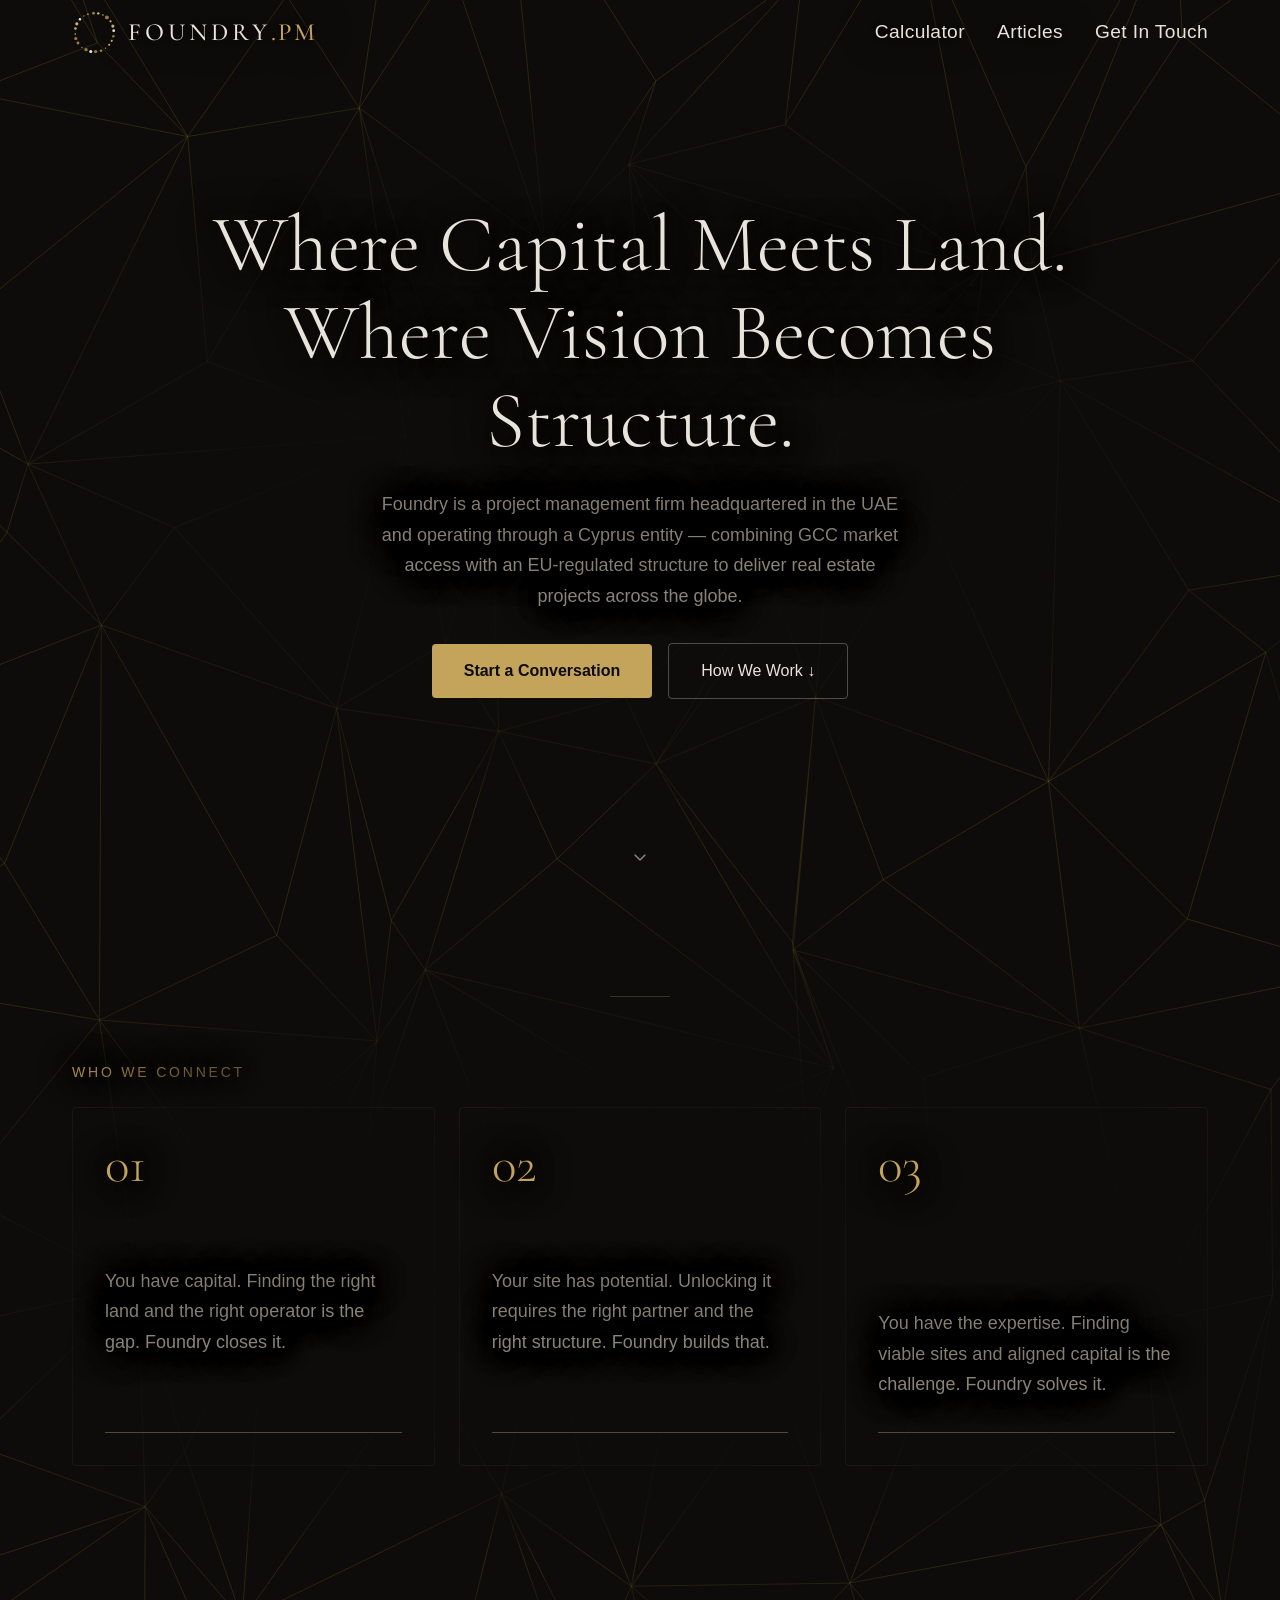
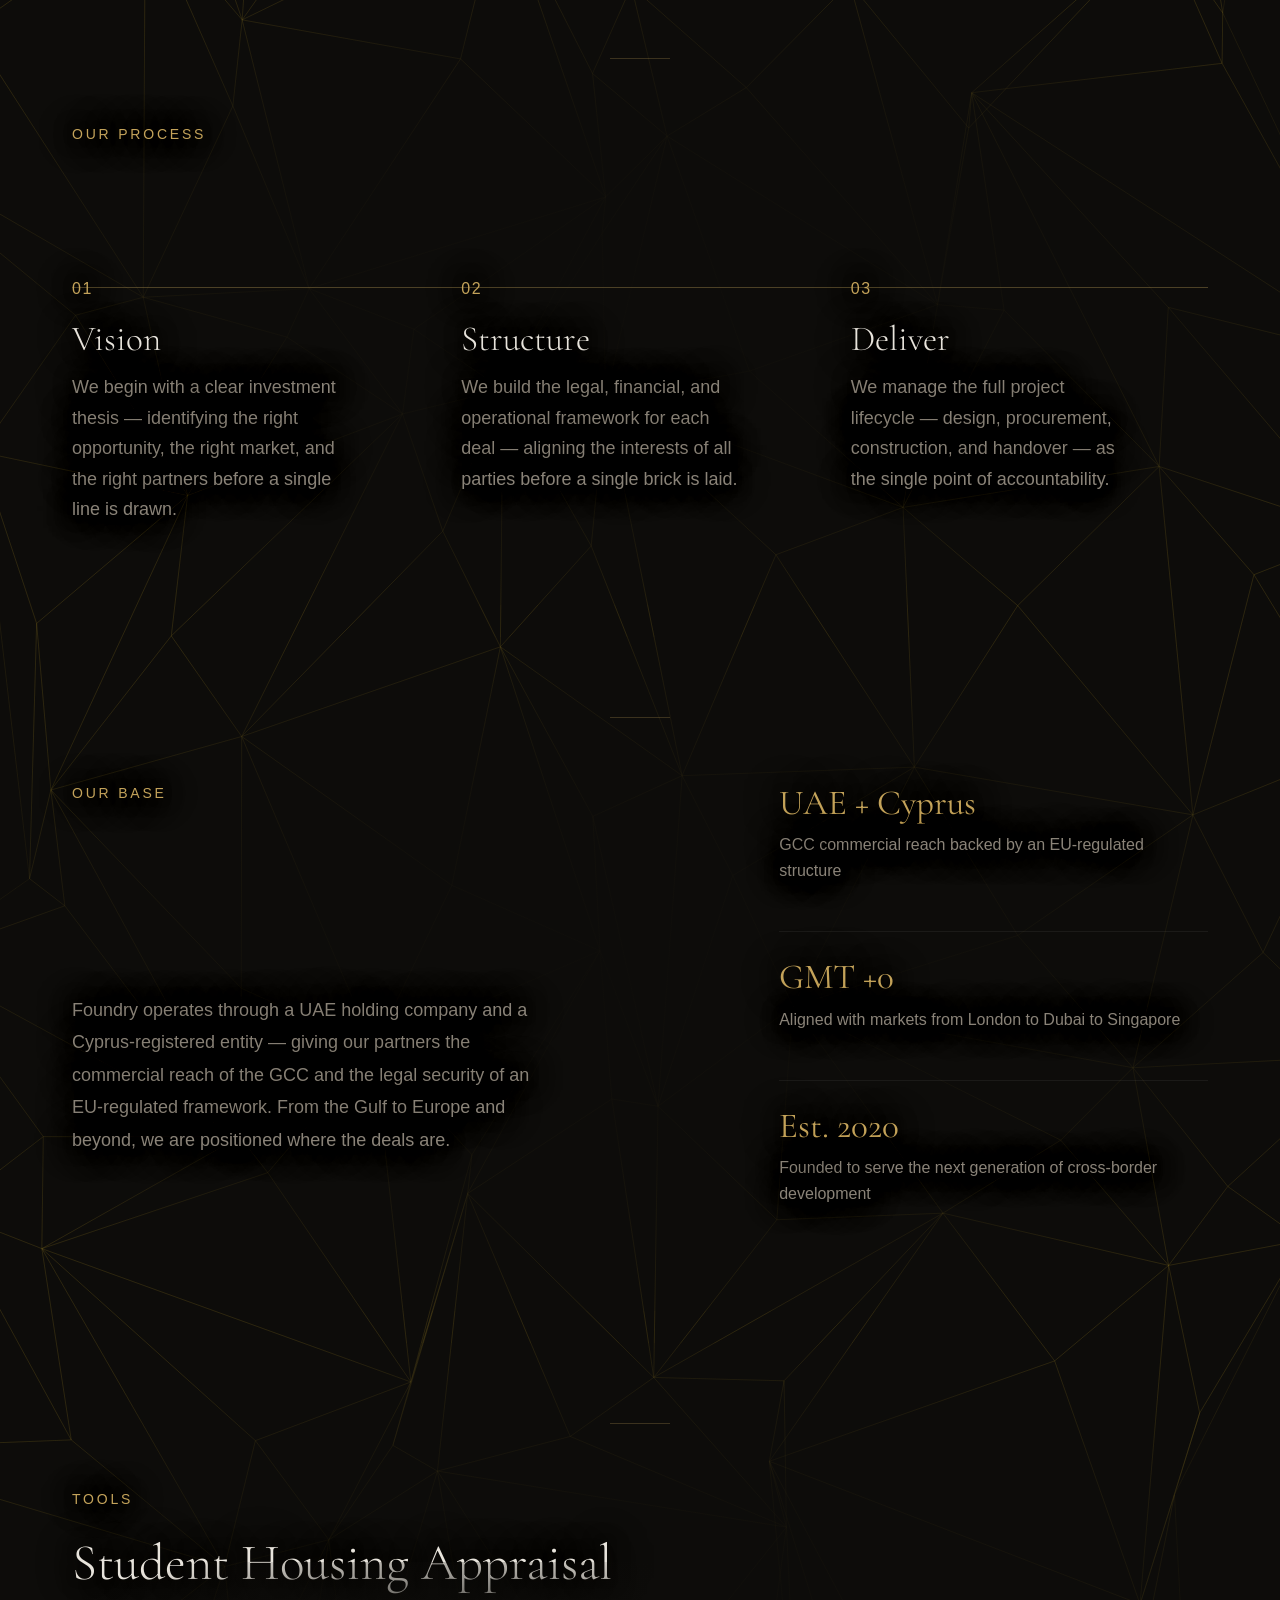
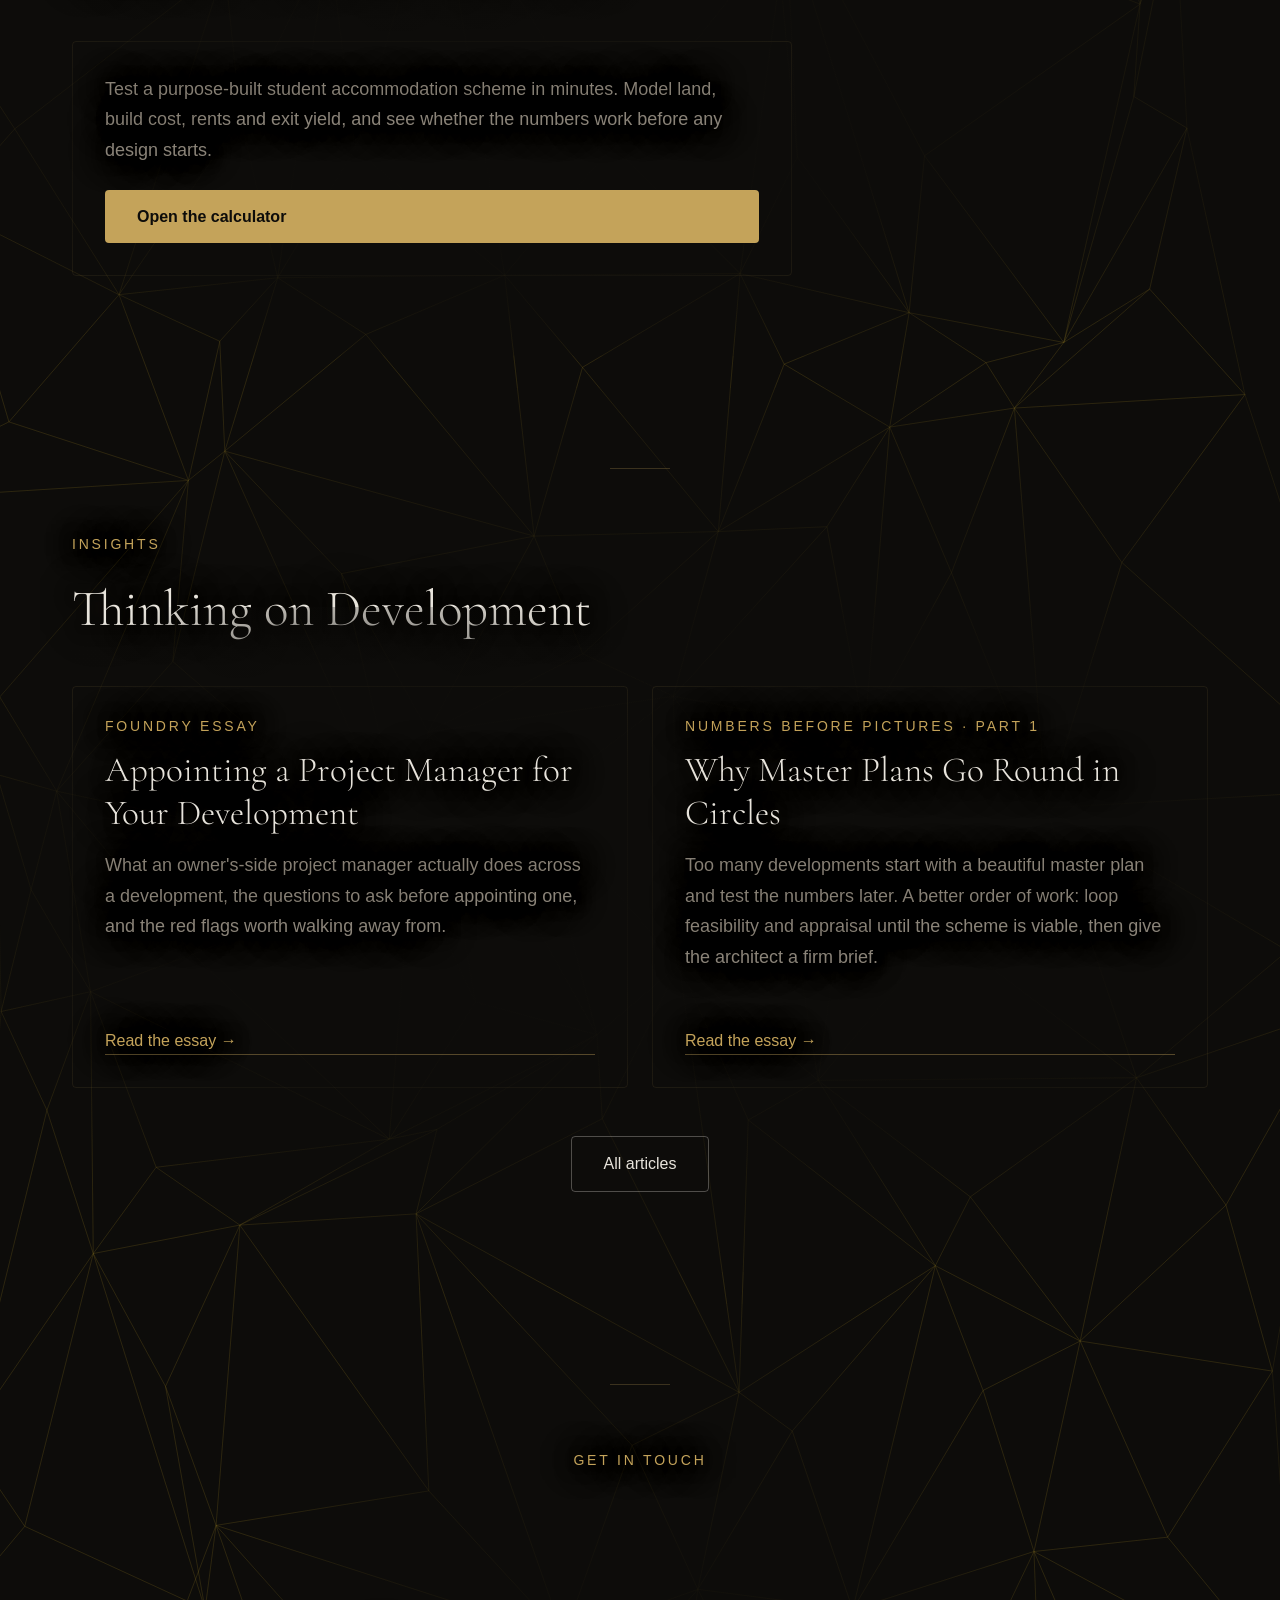
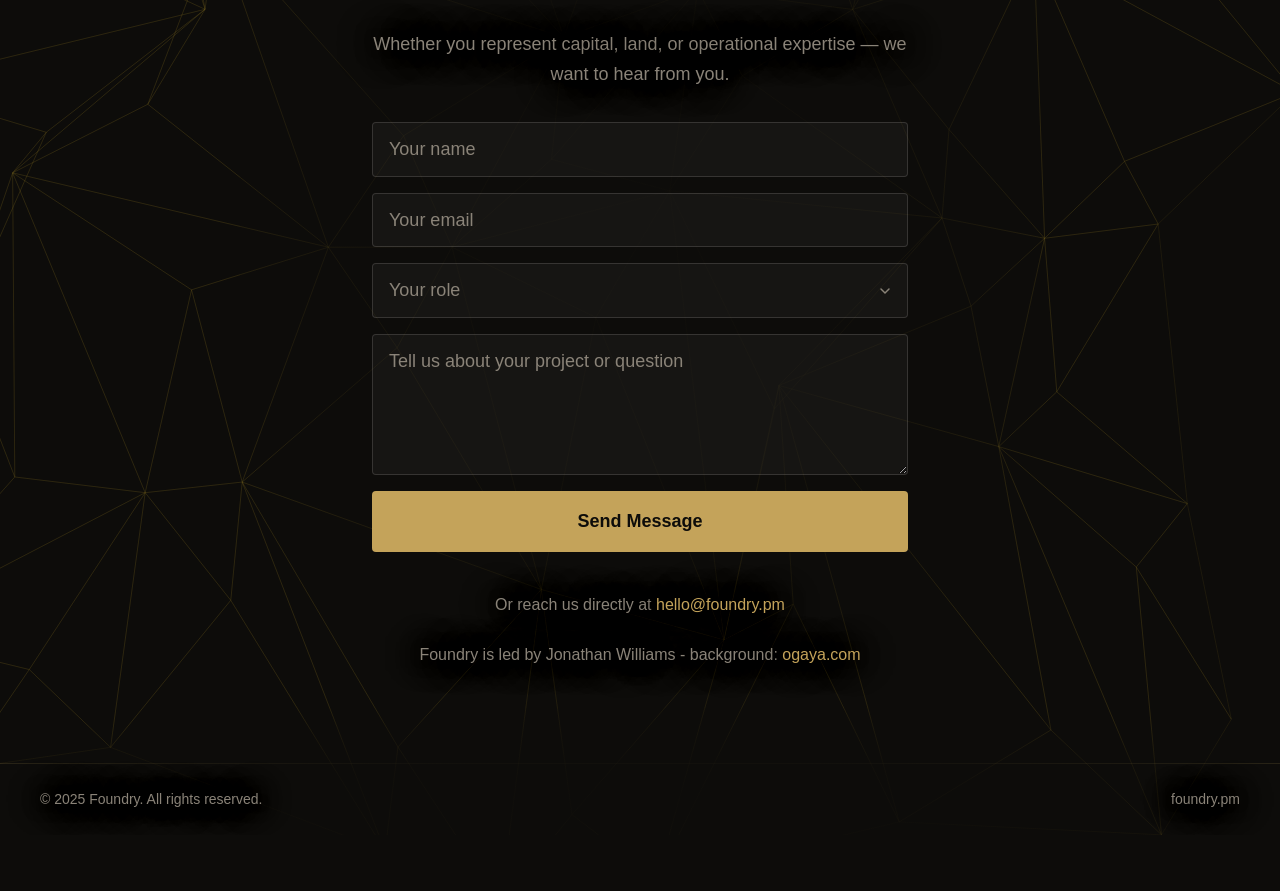
<file: index.html>
<!DOCTYPE html>
<html lang="en"><head>
<meta charset="utf-8"/>
<meta content="width=device-width, initial-scale=1.0, maximum-scale=1" name="viewport"/>
<title>Foundry — Project Management</title>
<meta content="Foundry connects investors, landowners, and developers to originate and deliver real estate projects worldwide. Working across the UAE and Cyprus." name="description"/>
<meta content="Foundry — Project Management" property="og:title"/>
<meta content="Foundry connects investors, landowners, and developers to originate and deliver real estate projects worldwide. Working across the UAE and Cyprus." property="og:description"/>
<meta content="website" property="og:type"/>
<meta content="https://foundry.pm" property="og:url"/>
<link href="data:image/svg+xml,%3Csvg xmlns='http://www.w3.org/2000/svg' viewBox='0 0 32 32'%3E%3Crect width='32' height='32' rx='4' fill='%230D0C0A'/%3E%3Ctext x='7' y='23' font-family='Georgia,serif' font-size='20' font-weight='700' fill='%23C4A35A'%3EF%3C/text%3E%3C/svg%3E" rel="icon" type="image/svg+xml"/>
<link href="https://fonts.googleapis.com" rel="preconnect"/>
<link crossorigin="" href="https://fonts.gstatic.com" rel="preconnect"/>
<link href="https://fonts.googleapis.com/css2?family=Cormorant+Garamond:ital,wght@0,300;0,400;0,500;1,300;1,400&amp;display=swap" rel="stylesheet"/>
<link href="https://api.fontshare.com/v2/css?f[]=satoshi@300,400,500,700&amp;display=swap" rel="stylesheet"/>
<script crossorigin="" src="./assets/index-mdH8-GJa.js" type="module"></script>
<link crossorigin="" href="./assets/index-D7hxxsSs.css" rel="stylesheet"/>
<link href="./articles/site-extras.css" rel="stylesheet"/>
</head>
<body>
<canvas aria-hidden="true" height="5461" id="page-bg" style="width: 1333px; height: 5461px;" width="1333"></canvas>
<div id="root"><nav class="foundry-nav" style="background: rgba(13, 12, 10, 0.92); backdrop-filter: blur(12px);"><div class="nav-container"><span class="nav-wordmark">FOUNDRY</span><button class="nav-cta">Get In Touch</button></div></nav><section class="hero-section"><div class="hero-content content-halo"><h1 class="hero-headline">Where Capital Meets Land.<br/>Where Vision Becomes Structure.</h1><p class="hero-sub">Foundry is a project management firm headquartered in the UAE and operating through a Cyprus entity — combining GCC market access with an EU-regulated structure to deliver real estate projects across the globe.</p><div class="hero-ctas"><button class="btn-primary">Start a Conversation</button><button class="btn-secondary">How We Work ↓</button></div></div><div aria-hidden="true" class="scroll-indicator"><svg fill="none" height="20" viewbox="0 0 20 20" width="20"><path d="M5 7L10 12L15 7" stroke="currentColor" stroke-linecap="round" stroke-linejoin="round" stroke-width="1.5"></path></svg></div></section><section class="section"><div class="section-container content-halo"><span aria-hidden="true" class="section-divider"></span><p class="section-label">WHO WE CONNECT</p><div class="cards-grid"><div class="party-card content-halo"><span class="card-num">01</span><h3 class="card-title"><span class="word-outer"><span class="word-inner" style="transition-delay: 0s; transform: translateY(110%); opacity: 0;">Investors</span></span></h3><p class="card-body">You have capital. Finding the right land and the right operator is the gap. Foundry closes it.</p><div aria-hidden="true" class="card-line"></div></div><div class="party-card content-halo"><span class="card-num">02</span><h3 class="card-title"><span class="word-outer"><span class="word-inner" style="transition-delay: 0s; transform: translateY(110%); opacity: 0;">Landowners</span></span></h3><p class="card-body">Your site has potential. Unlocking it requires the right partner and the right structure. Foundry builds that.</p><div aria-hidden="true" class="card-line"></div></div><div class="party-card content-halo"><span class="card-num">03</span><h3 class="card-title"><span class="word-outer"><span class="word-inner" style="transition-delay: 0s; transform: translateY(110%); opacity: 0;">Developers</span></span> <span class="word-outer"><span class="word-inner" style="transition-delay: 0.08s; transform: translateY(110%); opacity: 0;">&amp;</span></span> <span class="word-outer"><span class="word-inner" style="transition-delay: 0.16s; transform: translateY(110%); opacity: 0;">Operators</span></span></h3><p class="card-body">You have the expertise. Finding viable sites and aligned capital is the challenge. Foundry solves it.</p><div aria-hidden="true" class="card-line"></div></div></div></div></section><section class="section section-dark" id="how-we-work"><div class="section-container content-halo"><span aria-hidden="true" class="section-divider"></span><p class="section-label">OUR PROCESS</p><h2 class="section-headline"><span class="word-outer"><span class="word-inner" style="transition-delay: 0s; transform: translateY(110%); opacity: 0;">From</span></span> <span class="word-outer"><span class="word-inner" style="transition-delay: 0.08s; transform: translateY(110%); opacity: 0;">Vision</span></span> <span class="word-outer"><span class="word-inner" style="transition-delay: 0.16s; transform: translateY(110%); opacity: 0;">to</span></span> <span class="word-outer"><span class="word-inner" style="transition-delay: 0.24s; transform: translateY(110%); opacity: 0;">Delivery</span></span></h2><div class="process-wrapper"><div class="process-steps"><div class="process-step"><span class="step-num">01</span><h3 class="step-title">Vision</h3><p class="step-desc">We begin with a clear investment thesis — identifying the right opportunity, the right market, and the right partners before a single line is drawn.</p></div><div class="process-step"><div aria-hidden="true" class="process-connector-mobile"></div><span class="step-num">02</span><h3 class="step-title">Structure</h3><p class="step-desc">We build the legal, financial, and operational framework for each deal — aligning the interests of all parties before a single brick is laid.</p></div><div class="process-step"><div aria-hidden="true" class="process-connector-mobile"></div><span class="step-num">03</span><h3 class="step-title">Deliver</h3><p class="step-desc">We manage the full project lifecycle — design, procurement, construction, and handover — as the single point of accountability.</p></div></div></div></div></section><section class="section"><div class="section-container content-halo"><span aria-hidden="true" class="section-divider"></span><div class="cyprus-grid"><div class="cyprus-left"><p class="section-label">OUR BASE</p><h2 class="section-headline"><span class="word-outer"><span class="word-inner" style="transition-delay: 0s; transform: translateY(110%); opacity: 0;">Two</span></span> <span class="word-outer"><span class="word-inner" style="transition-delay: 0.08s; transform: translateY(110%); opacity: 0;">Jurisdictions.</span></span> <span class="word-outer"><span class="word-inner" style="transition-delay: 0.16s; transform: translateY(110%); opacity: 0;">One</span></span> <span class="word-outer"><span class="word-inner" style="transition-delay: 0.24s; transform: translateY(110%); opacity: 0;">Strategic</span></span> <span class="word-outer"><span class="word-inner" style="transition-delay: 0.32s; transform: translateY(110%); opacity: 0;">Advantage.</span></span></h2><p class="cyprus-body">Foundry operates through a UAE holding company and a Cyprus-registered entity — giving our partners the commercial reach of the GCC and the legal security of an EU-regulated framework. From the Gulf to Europe and beyond, we are positioned where the deals are.</p></div><div class="cyprus-right"><div class="fact-block"><p class="fact-label">UAE + Cyprus</p><p class="fact-desc">GCC commercial reach backed by an EU-regulated structure</p></div><div class="fact-block"><div class="fact-divider"></div><p class="fact-label"><span class="count-up" data-prefix="GMT +" data-start="0" data-suffix="" data-target="2">GMT +0</span></p><p class="fact-desc">Aligned with markets from London to Dubai to Singapore</p></div><div class="fact-block"><div class="fact-divider"></div><p class="fact-label"><span class="count-up" data-prefix="Est. " data-start="2020" data-suffix="" data-target="2025">Est. 2020</span></p><p class="fact-desc">Founded to serve the next generation of cross-border development</p></div></div></div></div></section><section class="section section-contact" id="contact"><div class="contact-container content-halo"><span aria-hidden="true" class="section-divider"></span><p class="section-label" style="text-align: center;">GET IN TOUCH</p><h2 class="contact-headline"><span class="word-outer"><span class="word-inner" style="transition-delay: 0s; transform: translateY(110%); opacity: 0;">Let's</span></span> <span class="word-outer"><span class="word-inner" style="transition-delay: 0.08s; transform: translateY(110%); opacity: 0;">Build</span></span> <span class="word-outer"><span class="word-inner" style="transition-delay: 0.16s; transform: translateY(110%); opacity: 0;">Something</span></span> <span class="word-outer"><span class="word-inner" style="transition-delay: 0.24s; transform: translateY(110%); opacity: 0;">Together</span></span></h2><p class="contact-sub">Whether you represent capital, land, or operational expertise — we want to hear from you.</p><form class="contact-form" novalidate=""><input class="form-input" placeholder="Your name" type="text"/><input class="form-input" placeholder="Your email" type="email"/><div class="bb-custom-select-container bb-customSelect"><span aria-activedescendant="bb-customSelect-5i0ru-selectedOption" aria-autocomplete="list" aria-expanded="false" aria-owns="bb-customSelect-5i0ru-panel" class="bb-custom-select-opener" role="combobox" tabindex="0"><span>Your role</span></span><select class="form-input form-select" tabindex="-1"><option value="">Your role</option><option value="investor">Investor</option><option value="landowner">Landowner</option><option value="developer">Developer / Operator</option><option value="other">Other</option></select><div class="bb-custom-select-panel" id="bb-customSelect-5i0ru-panel" role="listbox"><div class="bb-custom-select-option bb-is-selected bb-has-focus" data-value="" id="bb-customSelect-5i0ru-selectedOption" role="option">Your role</div><div class="bb-custom-select-option" data-value="investor" role="option">Investor</div><div class="bb-custom-select-option" data-value="landowner" role="option">Landowner</div><div class="bb-custom-select-option" data-value="developer" role="option">Developer / Operator</div><div class="bb-custom-select-option" data-value="other" role="option">Other</div></div></div><textarea class="form-input form-textarea" placeholder="Tell us about your project or question" rows="4"></textarea><button class="form-submit" type="submit">Send Message</button></form><p class="contact-direct">Or reach us directly at <a class="contact-email" href="mailto:hello@foundry.pm">hello@foundry.pm</a></p></div></section><footer class="foundry-footer"><div class="footer-inner content-halo"><span class="footer-copy">© 2025 Foundry. All rights reserved.</span><span class="footer-domain">foundry.pm</span></div></footer></div>
<script defer="" src="./articles/home.js"></script>
</body></html>
</file>
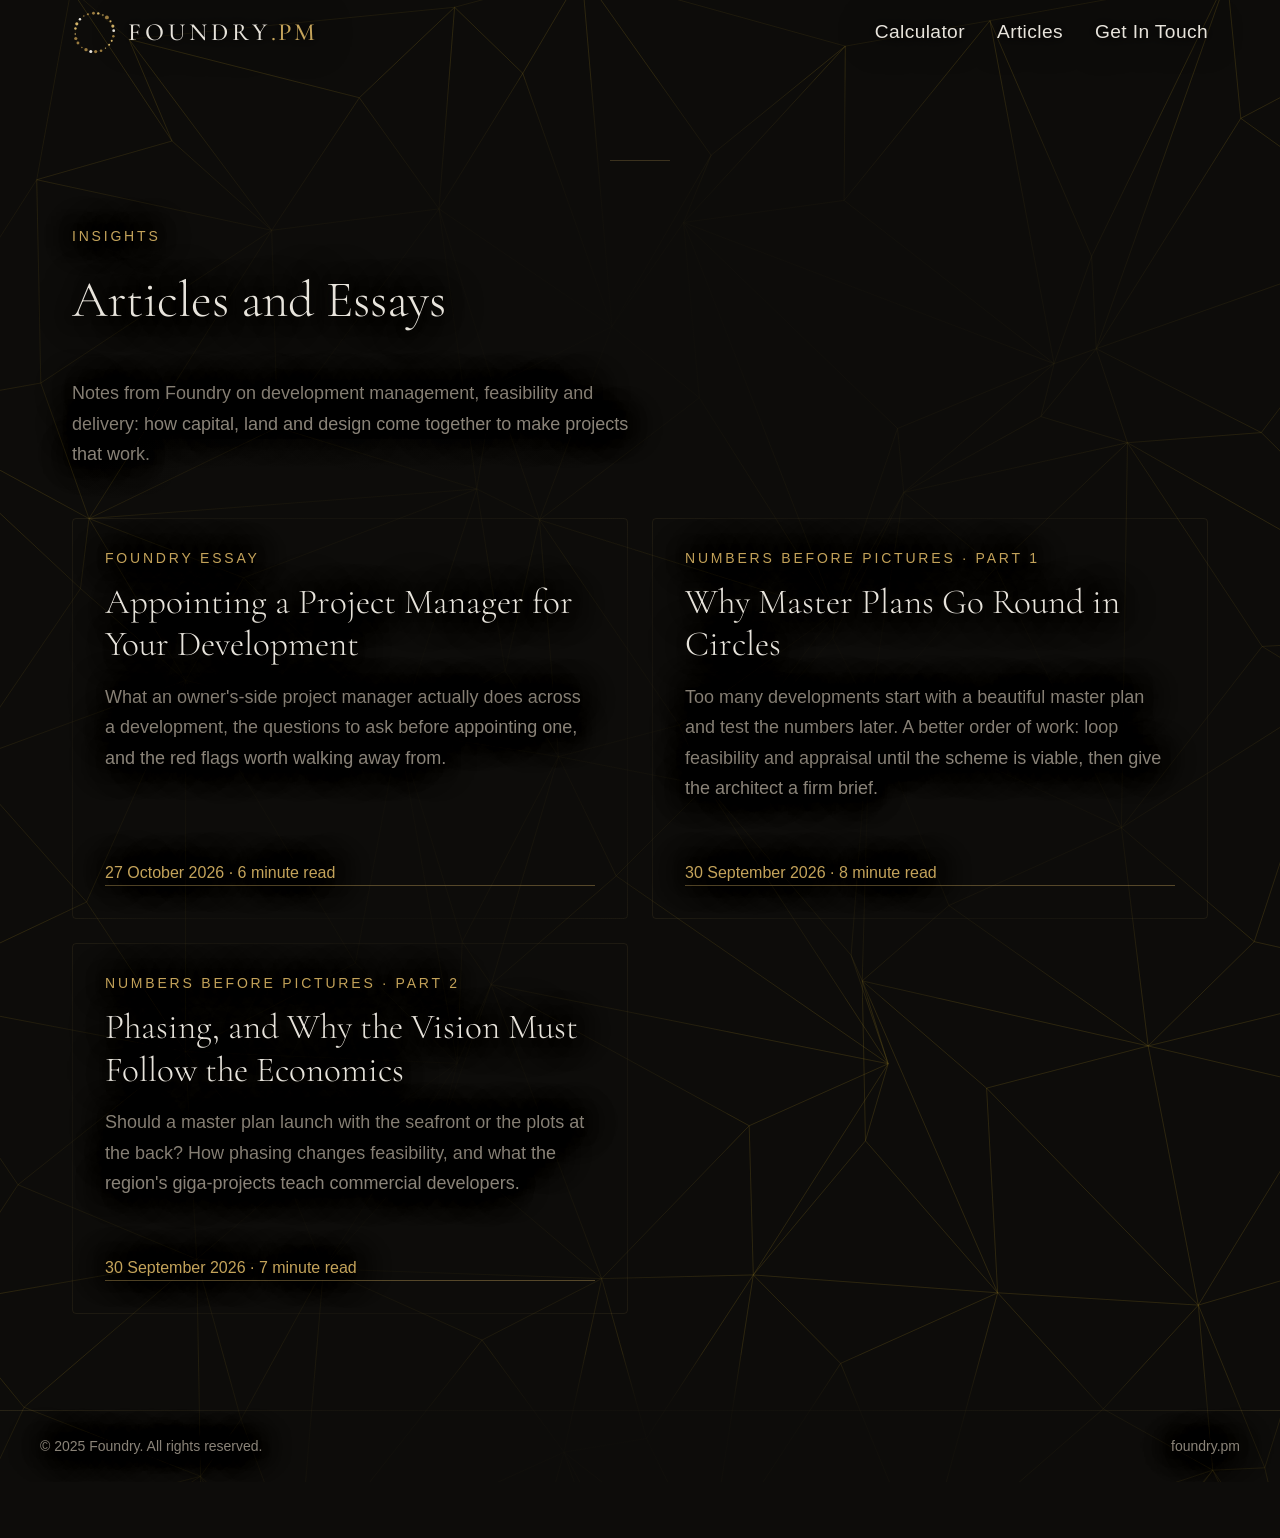
<file: articles/index.html>
<!DOCTYPE html>
<html lang="en">
  <head>
    <meta charset="UTF-8" />
    <meta name="viewport" content="width=device-width, initial-scale=1.0, maximum-scale=1" />
    <title>Articles and Essays | Foundry</title>
    <meta name="description" content="Articles and essays from Foundry on development management, feasibility, appraisal and phasing for real estate projects in the UAE and beyond." />
    <link rel="canonical" href="https://foundry.pm/articles/" />
    <meta property="og:title" content="Articles and Essays | Foundry" />
    <meta property="og:description" content="Articles and essays from Foundry on development management, feasibility, appraisal and phasing for real estate projects in the UAE and beyond." />
    <meta property="og:type" content="article" />
    <meta property="og:url" content="https://foundry.pm/articles/" />
    <meta property="og:image" content="https://foundry.pm/opengraph.jpg" />
    <link rel="icon" type="image/svg+xml" href="data:image/svg+xml,%3Csvg xmlns='http://www.w3.org/2000/svg' viewBox='0 0 32 32'%3E%3Crect width='32' height='32' rx='4' fill='%230D0C0A'/%3E%3Ctext x='7' y='23' font-family='Georgia,serif' font-size='20' font-weight='700' fill='%23C4A35A'%3EF%3C/text%3E%3C/svg%3E" />
    <link rel="preconnect" href="https://fonts.googleapis.com" />
    <link rel="preconnect" href="https://fonts.gstatic.com" crossorigin />
    <link href="https://fonts.googleapis.com/css2?family=Cormorant+Garamond:ital,wght@0,300;0,400;0,500;1,300;1,400&display=swap" rel="stylesheet" />
    <link href="https://api.fontshare.com/v2/css?f[]=satoshi@300,400,500,700&display=swap" rel="stylesheet" />
    <link rel="stylesheet" href="../assets/index-D7hxxsSs.css" />
    <link rel="stylesheet" href="../articles/site-extras.css" />
  </head>
  <body>
    <canvas id="page-bg" aria-hidden="true"></canvas>
    <nav class="foundry-nav">
      <div class="nav-container">
        <a class="nav-logo" href="../" aria-label="Foundry home"><svg class="nav-logo-mark" viewBox="196 196 208 208" aria-hidden="true" focusable="false"><path d="M218.3 260.26L232.89 239.18L250.79 223.56L269.77 215.83L295.78 211.14L317.93 211.78L339.46 219.37L358.14 230.33L374.73 248.69L385.62 270.63L389.56 291.93L388.11 318.37L380.45 339.34L368.6 357L351.47 372.81L330.98 385.37L305.8 389.13L283.18 388.86L261.12 380.19L241.89 369.63L223.68 349.09L213.46 328.38L211.13 307.89L211.99 281.5Z" stroke="#9A7B3F" stroke-width="1" fill="none" opacity="0.35"/><circle cx="218.3" cy="260.26" r="7.28" fill="#D4B469"/><circle cx="232.89" cy="239.18" r="5.73" fill="#E8E4DC"/><circle cx="250.79" cy="223.56" r="3.53" fill="#9A7B3F"/><circle cx="269.77" cy="215.83" r="4.92" fill="#9A7B3F"/><circle cx="295.78" cy="211.14" r="6.55" fill="#9A7B3F"/><circle cx="317.93" cy="211.78" r="5.58" fill="#D4B469"/><circle cx="339.46" cy="219.37" r="3.74" fill="#D4B469"/><circle cx="358.14" cy="230.33" r="9.02" fill="#9A7B3F"/><circle cx="374.73" cy="248.69" r="5.05" fill="#D4B469"/><circle cx="385.62" cy="270.63" r="7.3" fill="#D4B469"/><circle cx="389.56" cy="291.93" r="6.49" fill="#E8E4DC"/><circle cx="388.11" cy="318.37" r="5.84" fill="#9A7B3F"/><circle cx="380.45" cy="339.34" r="4.76" fill="#D4B469"/><circle cx="368.6" cy="357" r="4.85" fill="#D4B469"/><circle cx="351.47" cy="372.81" r="3.09" fill="#D4B469"/><circle cx="330.98" cy="385.37" r="6.11" fill="#9A7B3F"/><circle cx="305.8" cy="389.13" r="7.43" fill="#9A7B3F"/><circle cx="283.18" cy="388.86" r="7.18" fill="#E8E4DC"/><circle cx="261.12" cy="380.19" r="7.81" fill="#9A7B3F"/><circle cx="241.89" cy="369.63" r="3.49" fill="#9A7B3F"/><circle cx="223.68" cy="349.09" r="6.67" fill="#9A7B3F"/><circle cx="213.46" cy="328.38" r="7.47" fill="#9A7B3F"/><circle cx="211.13" cy="307.89" r="3.47" fill="#D4B469"/><circle cx="211.99" cy="281.5" r="5.63" fill="#D4B469"/></svg><span class="nav-logo-text">FOUNDRY<span class="nav-logo-pm">.PM</span></span></a>
        <div class="nav-links">
          <a class="nav-cta nav-calc-link" href="https://student-housing-apraisal.foundry.pm/" target="_blank" rel="noopener">Calculator</a>
          <a class="nav-cta" href="../articles/">Articles</a>
          <a class="nav-cta" href="../#contact">Get In Touch</a>
        </div>
      </div>
    </nav>
    <main>
      <section class="section articles-hero">
        <div class="section-container content-halo">
          <span class="section-divider" aria-hidden="true"></span>
          <p class="section-label">INSIGHTS</p>
          <h1 class="section-headline">Articles and Essays</h1>
          <p class="articles-intro">Notes from Foundry on development management, feasibility and delivery: how capital, land and design come together to make projects that work.</p>
        </div>
      </section>
      <section class="section" style="padding-top:0">
        <div class="section-container">
          <div class="articles-list">
          <a class="party-card content-halo insights-card" href="appointing-a-project-manager/">
            <span class="card-num">Foundry essay</span>
            <h3 class="card-title">Appointing a Project Manager for Your Development</h3>
            <p class="card-body">What an owner&#x27;s-side project manager actually does across a development, the questions to ask before appointing one, and the red flags worth walking away from.</p>
            <span class="insights-read">27 October 2026 &middot; 6 minute read</span>
            <div class="card-line" aria-hidden="true"></div>
          </a>
          <a class="party-card content-halo insights-card" href="numbers-before-pictures-part-1/">
            <span class="card-num">Numbers Before Pictures · Part 1</span>
            <h3 class="card-title">Why Master Plans Go Round in Circles</h3>
            <p class="card-body">Too many developments start with a beautiful master plan and test the numbers later. A better order of work: loop feasibility and appraisal until the scheme is viable, then give the architect a firm brief.</p>
            <span class="insights-read">30 September 2026 · 8 minute read</span>
            <div class="card-line" aria-hidden="true"></div>
          </a>
          <a class="party-card content-halo insights-card" href="numbers-before-pictures-part-2/">
            <span class="card-num">Numbers Before Pictures · Part 2</span>
            <h3 class="card-title">Phasing, and Why the Vision Must Follow the Economics</h3>
            <p class="card-body">Should a master plan launch with the seafront or the plots at the back? How phasing changes feasibility, and what the region&#x27;s giga-projects teach commercial developers.</p>
            <span class="insights-read">30 September 2026 · 7 minute read</span>
            <div class="card-line" aria-hidden="true"></div>
          </a>
          </div>
        </div>
      </section>
    </main>
    <footer class="foundry-footer">
      <div class="footer-inner content-halo">
        <span class="footer-copy">© 2025 Foundry. All rights reserved.</span>
        <span class="footer-domain">foundry.pm</span>
      </div>
    </footer>
    <script src="../articles/page.js"></script>
  </body>
</html>
</file>
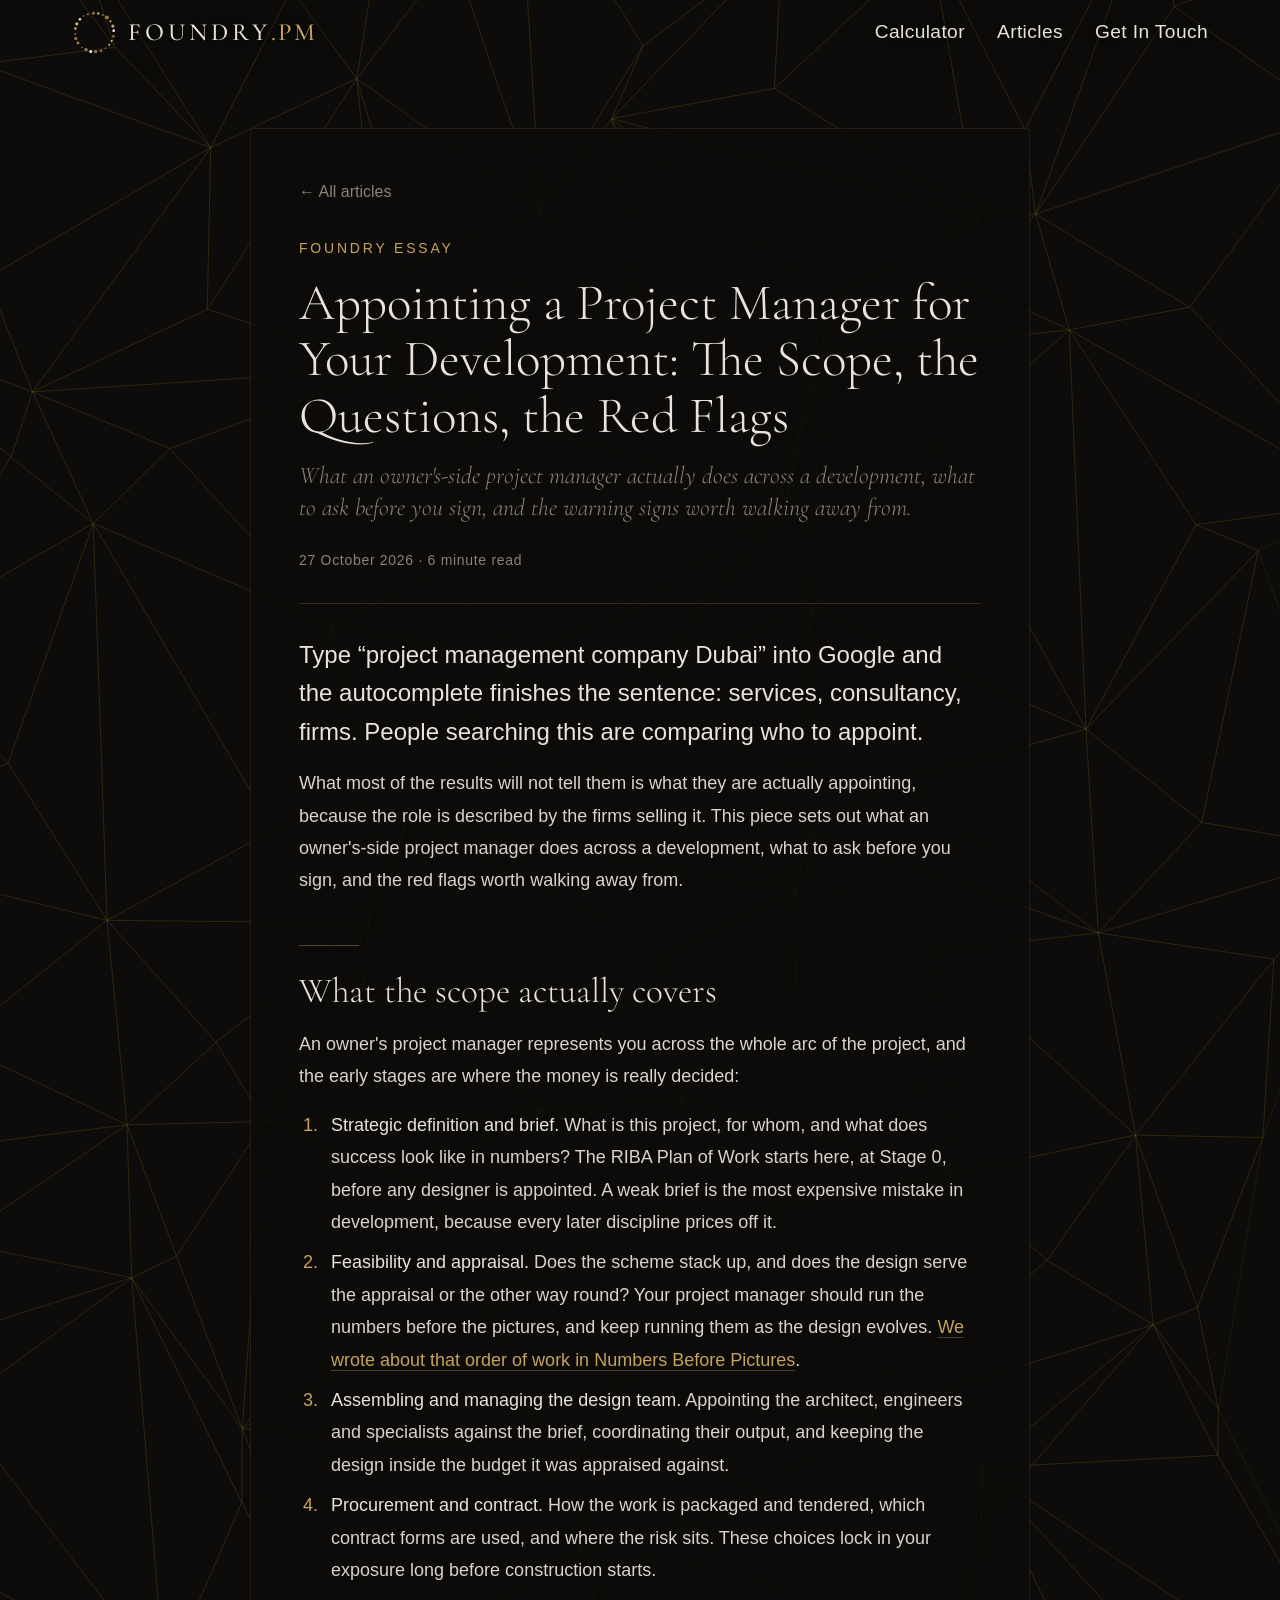
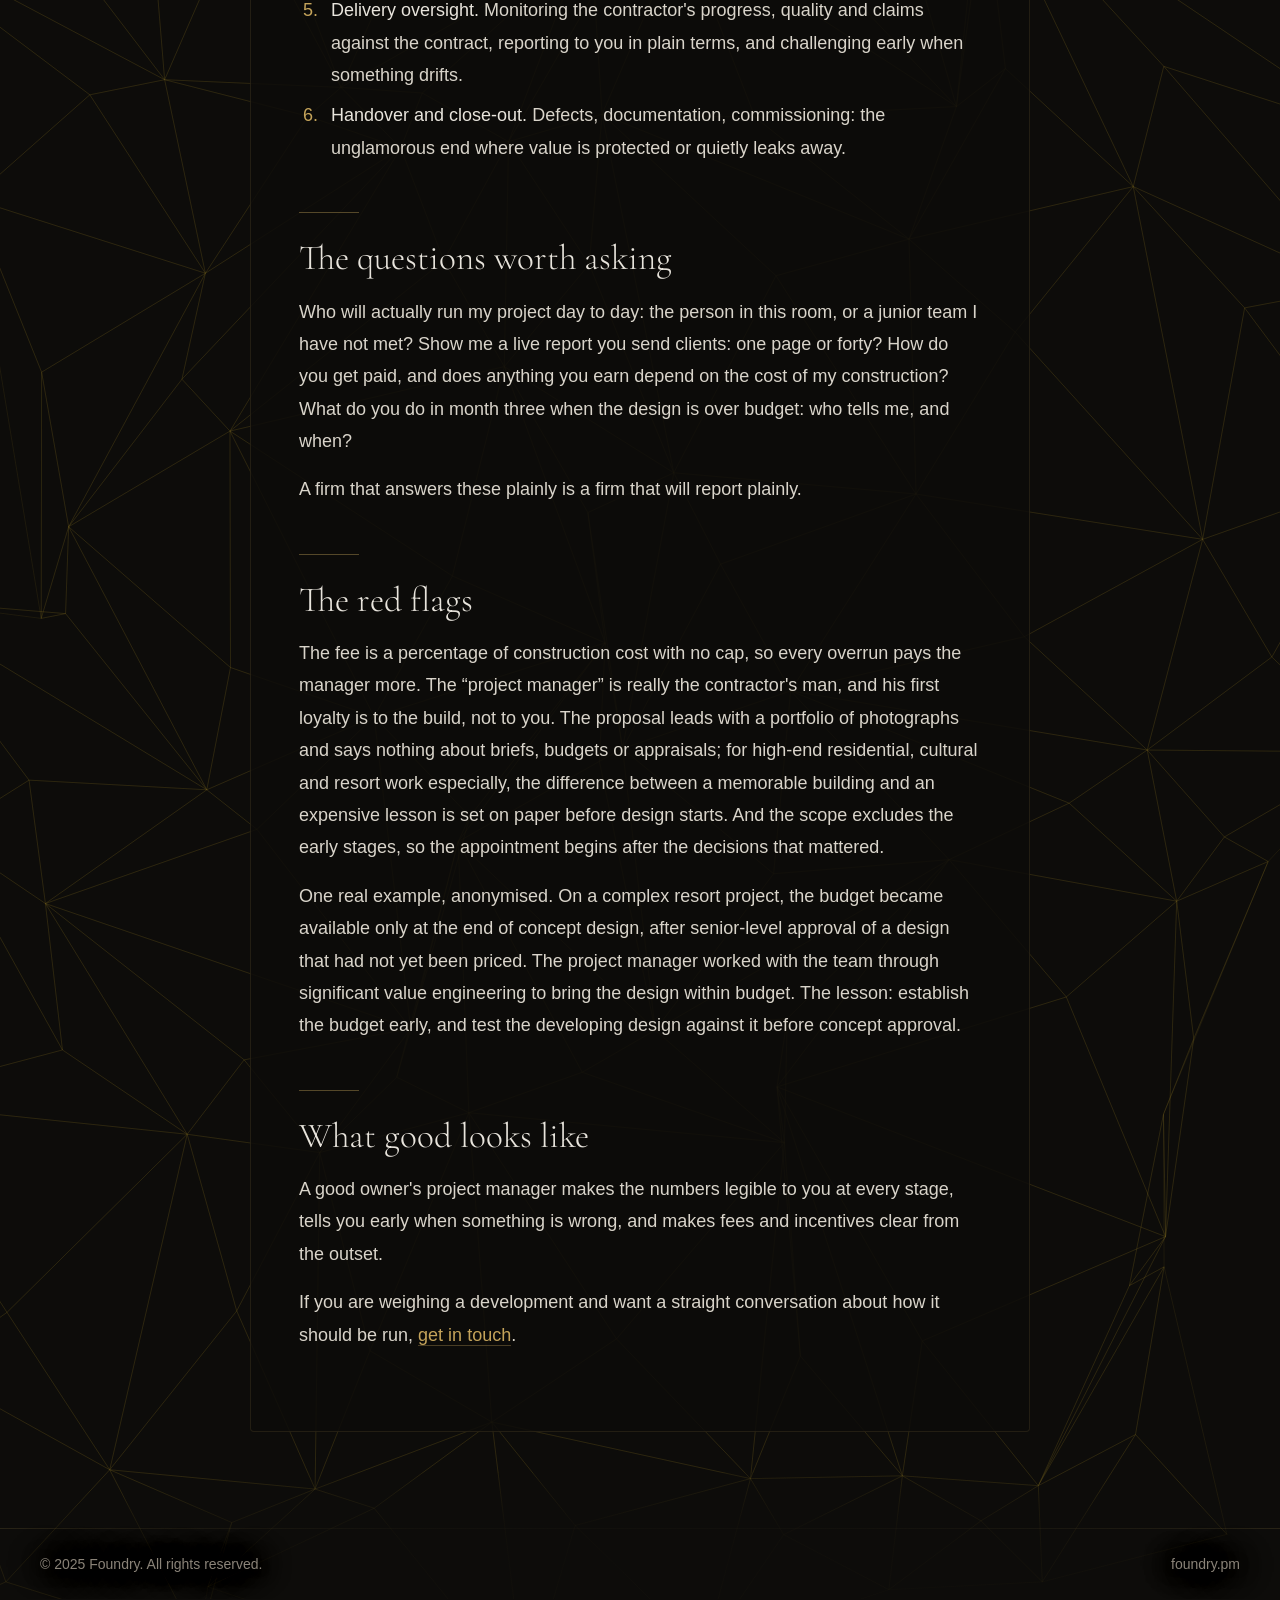
<file: articles/appointing-a-project-manager/index.html>
<!DOCTYPE html>
<html lang="en">
  <head>
    <meta charset="UTF-8" />
    <meta name="viewport" content="width=device-width, initial-scale=1.0, maximum-scale=1" />
    <title>Appointing a Project Manager for Your Development: The Scope, the Questions, the Red Flags | Foundry</title>
    <meta name="description" content="What an owner's-side project manager actually does across a development, the questions to ask before appointing one, and the red flags worth walking away from. A guide for owners, investors and landowners in the UAE." />
    <link rel="canonical" href="https://foundry.pm/articles/appointing-a-project-manager/" />
    <meta property="og:title" content="Appointing a Project Manager for Your Development: The Scope, the Questions, the Red Flags | Foundry" />
    <meta property="og:description" content="What an owner's-side project manager actually does across a development, the questions to ask before appointing one, and the red flags worth walking away from. A guide for owners, investors and landowners in the UAE." />
    <meta property="og:type" content="article" />
    <meta property="og:url" content="https://foundry.pm/articles/appointing-a-project-manager/" />
    <meta property="og:image" content="https://foundry.pm/opengraph.jpg" />
    <link rel="icon" type="image/svg+xml" href="data:image/svg+xml,%3Csvg xmlns='http://www.w3.org/2000/svg' viewBox='0 0 32 32'%3E%3Crect width='32' height='32' rx='4' fill='%230D0C0A'/%3E%3Ctext x='7' y='23' font-family='Georgia,serif' font-size='20' font-weight='700' fill='%23C4A35A'%3EF%3C/text%3E%3C/svg%3E" />
    <link rel="preconnect" href="https://fonts.googleapis.com" />
    <link rel="preconnect" href="https://fonts.gstatic.com" crossorigin />
    <link href="https://fonts.googleapis.com/css2?family=Cormorant+Garamond:ital,wght@0,300;0,400;0,500;1,300;1,400&display=swap" rel="stylesheet" />
    <link href="https://api.fontshare.com/v2/css?f[]=satoshi@300,400,500,700&display=swap" rel="stylesheet" />
    <link rel="stylesheet" href="../../assets/index-D7hxxsSs.css" />
    <link rel="stylesheet" href="../../articles/site-extras.css" />
    <script type="application/ld+json">{"@context": "https://schema.org", "@type": "Article", "headline": "Appointing a Project Manager for Your Development: The Scope, the Questions, the Red Flags", "description": "What an owner's-side project manager actually does across a development, the questions to ask before appointing one, and the red flags worth walking away from. A guide for owners, investors and landowners in the UAE.", "datePublished": "2026-10-27", "author": {"@type": "Organization", "name": "Foundry"}, "publisher": {"@type": "Organization", "name": "Foundry", "url": "https://foundry.pm"}, "mainEntityOfPage": "https://foundry.pm/articles/appointing-a-project-manager/", "image": "https://foundry.pm/opengraph.jpg"}</script>
  </head>
  <body>
    <canvas id="page-bg" aria-hidden="true"></canvas>
    <nav class="foundry-nav">
      <div class="nav-container">
        <a class="nav-logo" href="../../" aria-label="Foundry home"><svg class="nav-logo-mark" viewBox="196 196 208 208" aria-hidden="true" focusable="false"><path d="M218.3 260.26L232.89 239.18L250.79 223.56L269.77 215.83L295.78 211.14L317.93 211.78L339.46 219.37L358.14 230.33L374.73 248.69L385.62 270.63L389.56 291.93L388.11 318.37L380.45 339.34L368.6 357L351.47 372.81L330.98 385.37L305.8 389.13L283.18 388.86L261.12 380.19L241.89 369.63L223.68 349.09L213.46 328.38L211.13 307.89L211.99 281.5Z" stroke="#9A7B3F" stroke-width="1" fill="none" opacity="0.35"/><circle cx="218.3" cy="260.26" r="7.28" fill="#D4B469"/><circle cx="232.89" cy="239.18" r="5.73" fill="#E8E4DC"/><circle cx="250.79" cy="223.56" r="3.53" fill="#9A7B3F"/><circle cx="269.77" cy="215.83" r="4.92" fill="#9A7B3F"/><circle cx="295.78" cy="211.14" r="6.55" fill="#9A7B3F"/><circle cx="317.93" cy="211.78" r="5.58" fill="#D4B469"/><circle cx="339.46" cy="219.37" r="3.74" fill="#D4B469"/><circle cx="358.14" cy="230.33" r="9.02" fill="#9A7B3F"/><circle cx="374.73" cy="248.69" r="5.05" fill="#D4B469"/><circle cx="385.62" cy="270.63" r="7.3" fill="#D4B469"/><circle cx="389.56" cy="291.93" r="6.49" fill="#E8E4DC"/><circle cx="388.11" cy="318.37" r="5.84" fill="#9A7B3F"/><circle cx="380.45" cy="339.34" r="4.76" fill="#D4B469"/><circle cx="368.6" cy="357" r="4.85" fill="#D4B469"/><circle cx="351.47" cy="372.81" r="3.09" fill="#D4B469"/><circle cx="330.98" cy="385.37" r="6.11" fill="#9A7B3F"/><circle cx="305.8" cy="389.13" r="7.43" fill="#9A7B3F"/><circle cx="283.18" cy="388.86" r="7.18" fill="#E8E4DC"/><circle cx="261.12" cy="380.19" r="7.81" fill="#9A7B3F"/><circle cx="241.89" cy="369.63" r="3.49" fill="#9A7B3F"/><circle cx="223.68" cy="349.09" r="6.67" fill="#9A7B3F"/><circle cx="213.46" cy="328.38" r="7.47" fill="#9A7B3F"/><circle cx="211.13" cy="307.89" r="3.47" fill="#D4B469"/><circle cx="211.99" cy="281.5" r="5.63" fill="#D4B469"/></svg><span class="nav-logo-text">FOUNDRY<span class="nav-logo-pm">.PM</span></span></a>
        <div class="nav-links">
          <a class="nav-cta nav-calc-link" href="https://student-housing-apraisal.foundry.pm/" target="_blank" rel="noopener">Calculator</a>
          <a class="nav-cta" href="../../articles/">Articles</a>
          <a class="nav-cta" href="../../#contact">Get In Touch</a>
        </div>
      </div>
    </nav>

    <main class="article-wrap">
      <article class="article-container">
        <a class="article-back" href="../">&larr; All articles</a>
        <p class="article-kicker">Foundry essay</p>
        <h1 class="article-title">Appointing a Project Manager for Your Development: The Scope, the Questions, the Red Flags</h1>
        <p class="article-subtitle">What an owner&#x27;s-side project manager actually does across a development, what to ask before you sign, and the warning signs worth walking away from.</p>
        <p class="article-meta">27 October 2026 &middot; 6 minute read</p>
        <div class="article-body">

          <p class="article-lead">Type &ldquo;project management company Dubai&rdquo; into Google and the autocomplete finishes the sentence: services, consultancy, firms. People searching this are comparing who to appoint.</p>
          <p>What most of the results will not tell them is what they are actually appointing, because the role is described by the firms selling it. This piece sets out what an owner&#x27;s-side project manager does across a development, what to ask before you sign, and the red flags worth walking away from.</p>

          <h2>What the scope actually covers</h2>
          <p>An owner&#x27;s project manager represents you across the whole arc of the project, and the early stages are where the money is really decided:</p>
          <ol>
            <li><strong>Strategic definition and brief.</strong> What is this project, for whom, and what does success look like in numbers? The RIBA Plan of Work starts here, at Stage 0, before any designer is appointed. A weak brief is the most expensive mistake in development, because every later discipline prices off it.</li>
            <li><strong>Feasibility and appraisal.</strong> Does the scheme stack up, and does the design serve the appraisal or the other way round? Your project manager should run the numbers before the pictures, and keep running them as the design evolves. <a href="../numbers-before-pictures-part-1/">We wrote about that order of work in Numbers Before Pictures</a>.</li>
            <li><strong>Assembling and managing the design team.</strong> Appointing the architect, engineers and specialists against the brief, coordinating their output, and keeping the design inside the budget it was appraised against.</li>
            <li><strong>Procurement and contract.</strong> How the work is packaged and tendered, which contract forms are used, and where the risk sits. These choices lock in your exposure long before construction starts.</li>
            <li><strong>Delivery oversight.</strong> Monitoring the contractor&#x27;s progress, quality and claims against the contract, reporting to you in plain terms, and challenging early when something drifts.</li>
            <li><strong>Handover and close-out.</strong> Defects, documentation, commissioning: the unglamorous end where value is protected or quietly leaks away.</li>
          </ol>

          <h2>The questions worth asking</h2>
          <p>Who will actually run my project day to day: the person in this room, or a junior team I have not met? Show me a live report you send clients: one page or forty? How do you get paid, and does anything you earn depend on the cost of my construction? What do you do in month three when the design is over budget: who tells me, and when?</p>
          <p>A firm that answers these plainly is a firm that will report plainly.</p>

          <h2>The red flags</h2>
          <p>The fee is a percentage of construction cost with no cap, so every overrun pays the manager more. The &ldquo;project manager&rdquo; is really the contractor&#x27;s man, and his first loyalty is to the build, not to you. The proposal leads with a portfolio of photographs and says nothing about briefs, budgets or appraisals; for high-end residential, cultural and resort work especially, the difference between a memorable building and an expensive lesson is set on paper before design starts. And the scope excludes the early stages, so the appointment begins after the decisions that mattered.</p>
          <p>One real example, anonymised. On a complex resort project, the budget became available only at the end of concept design, after senior-level approval of a design that had not yet been priced. The project manager worked with the team through significant value engineering to bring the design within budget. The lesson: establish the budget early, and test the developing design against it before concept approval.</p>

          <h2>What good looks like</h2>
          <p>A good owner&#x27;s project manager makes the numbers legible to you at every stage, tells you early when something is wrong, and makes fees and incentives clear from the outset.</p>
          <p>If you are weighing a development and want a straight conversation about how it should be run, <a href="../../#contact">get in touch</a>.</p>

        </div>
      </article>
    </main>
    <footer class="foundry-footer">
      <div class="footer-inner content-halo">
        <span class="footer-copy">&copy; 2025 Foundry. All rights reserved.</span>
        <span class="footer-domain">foundry.pm</span>
      </div>
    </footer>
    <script src="../../articles/page.js"></script>
  </body>
</html>
</file>
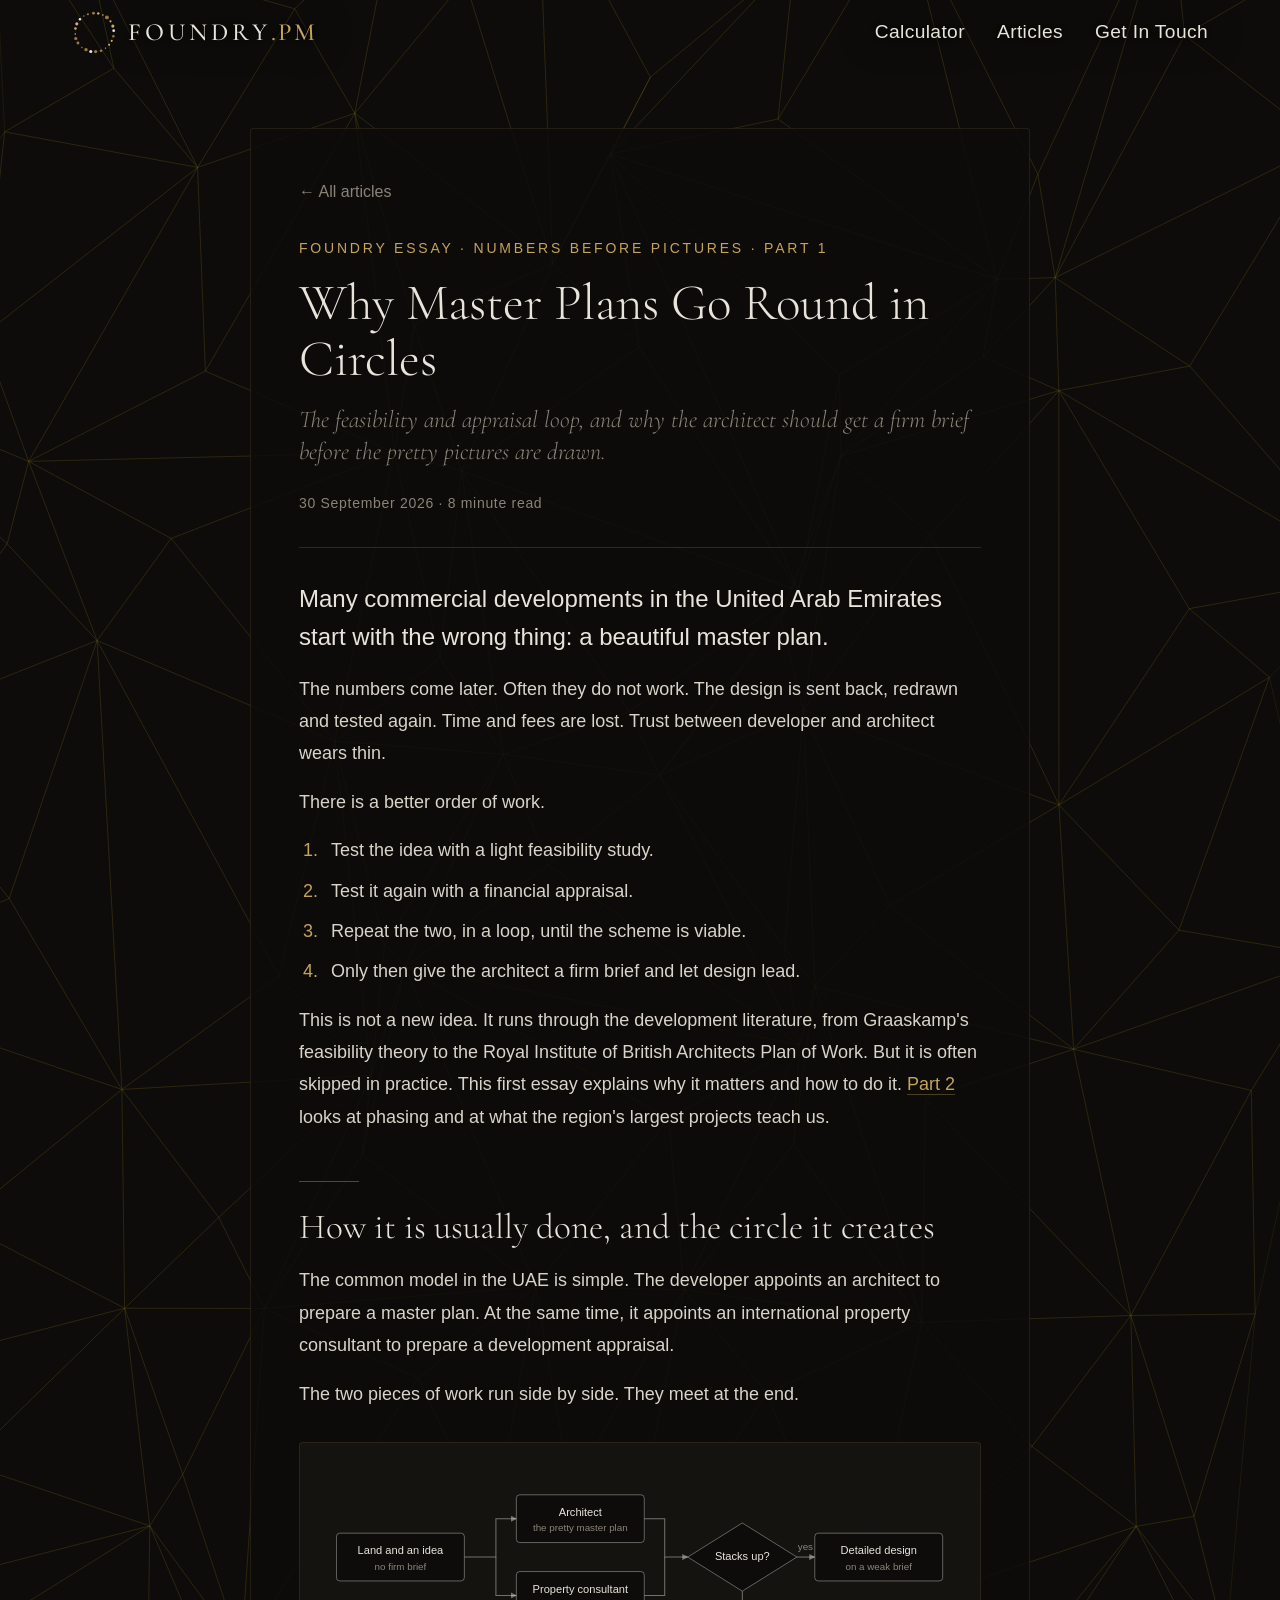
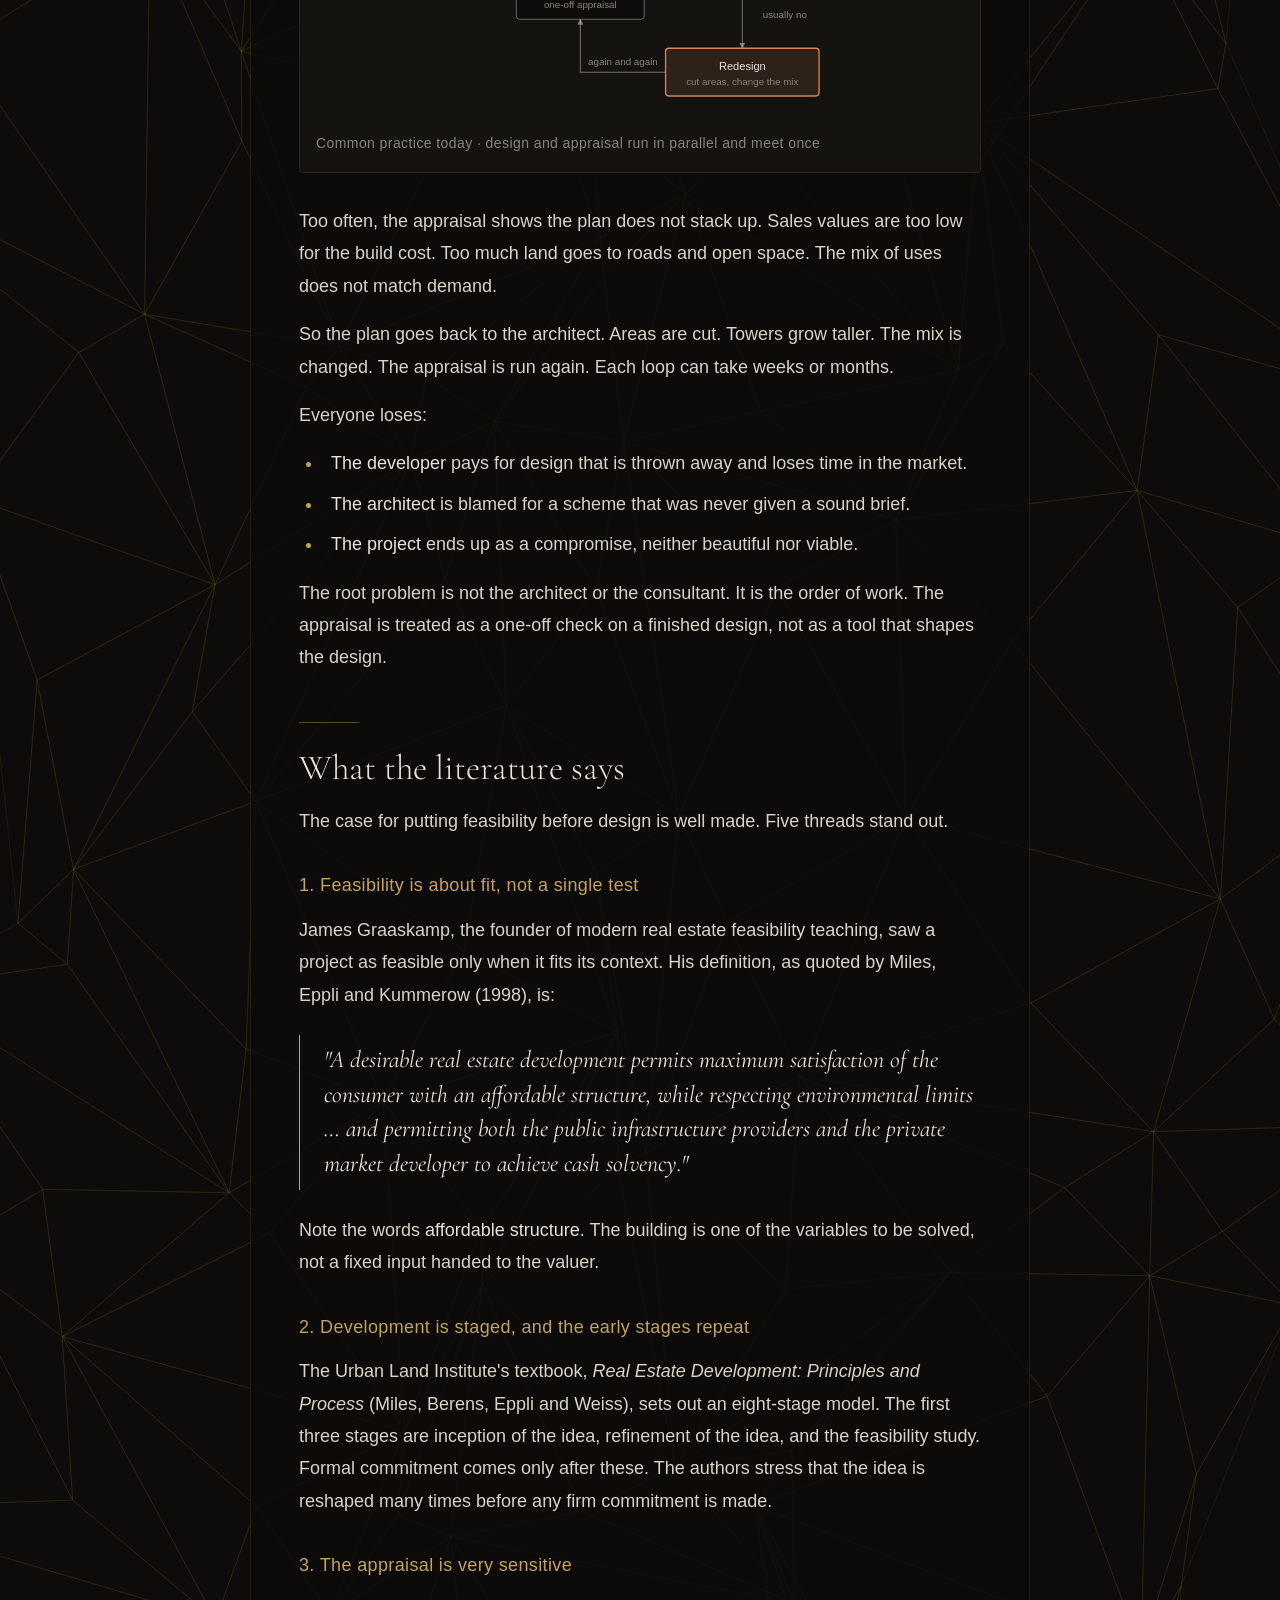
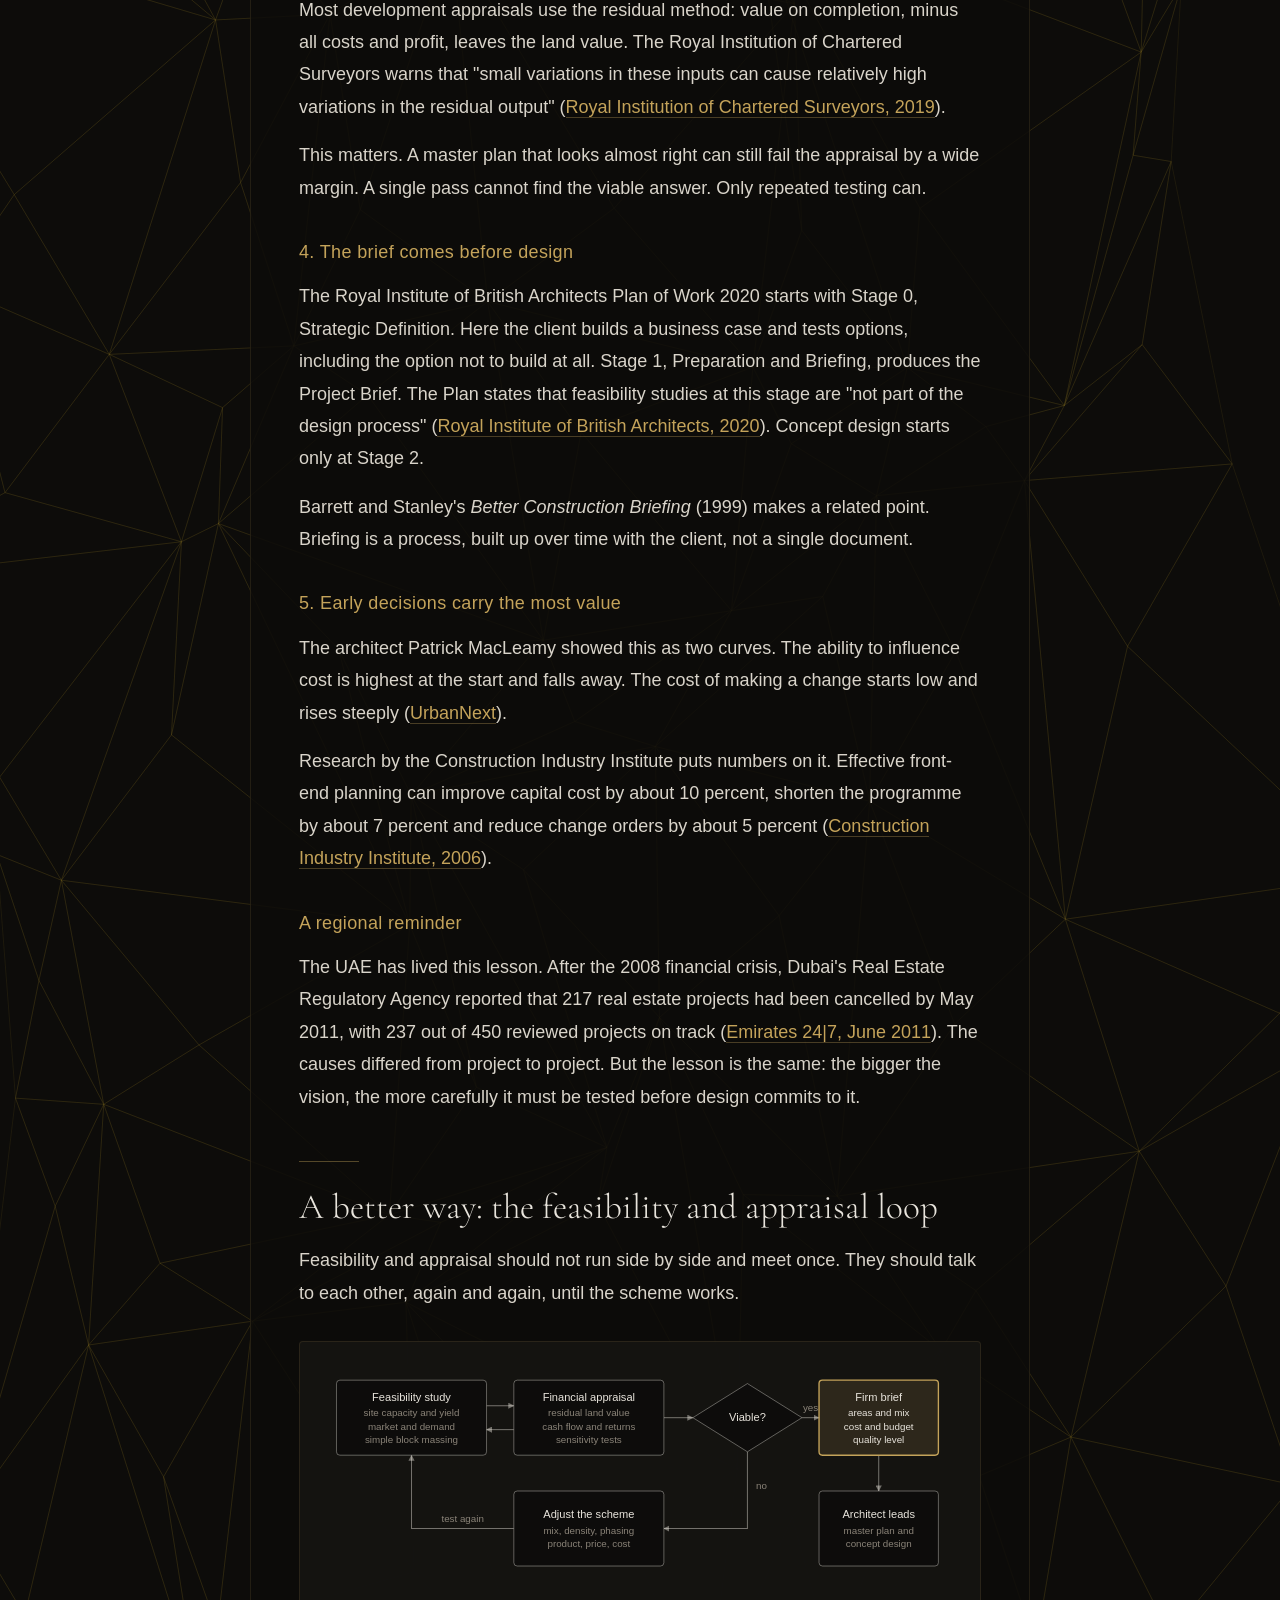
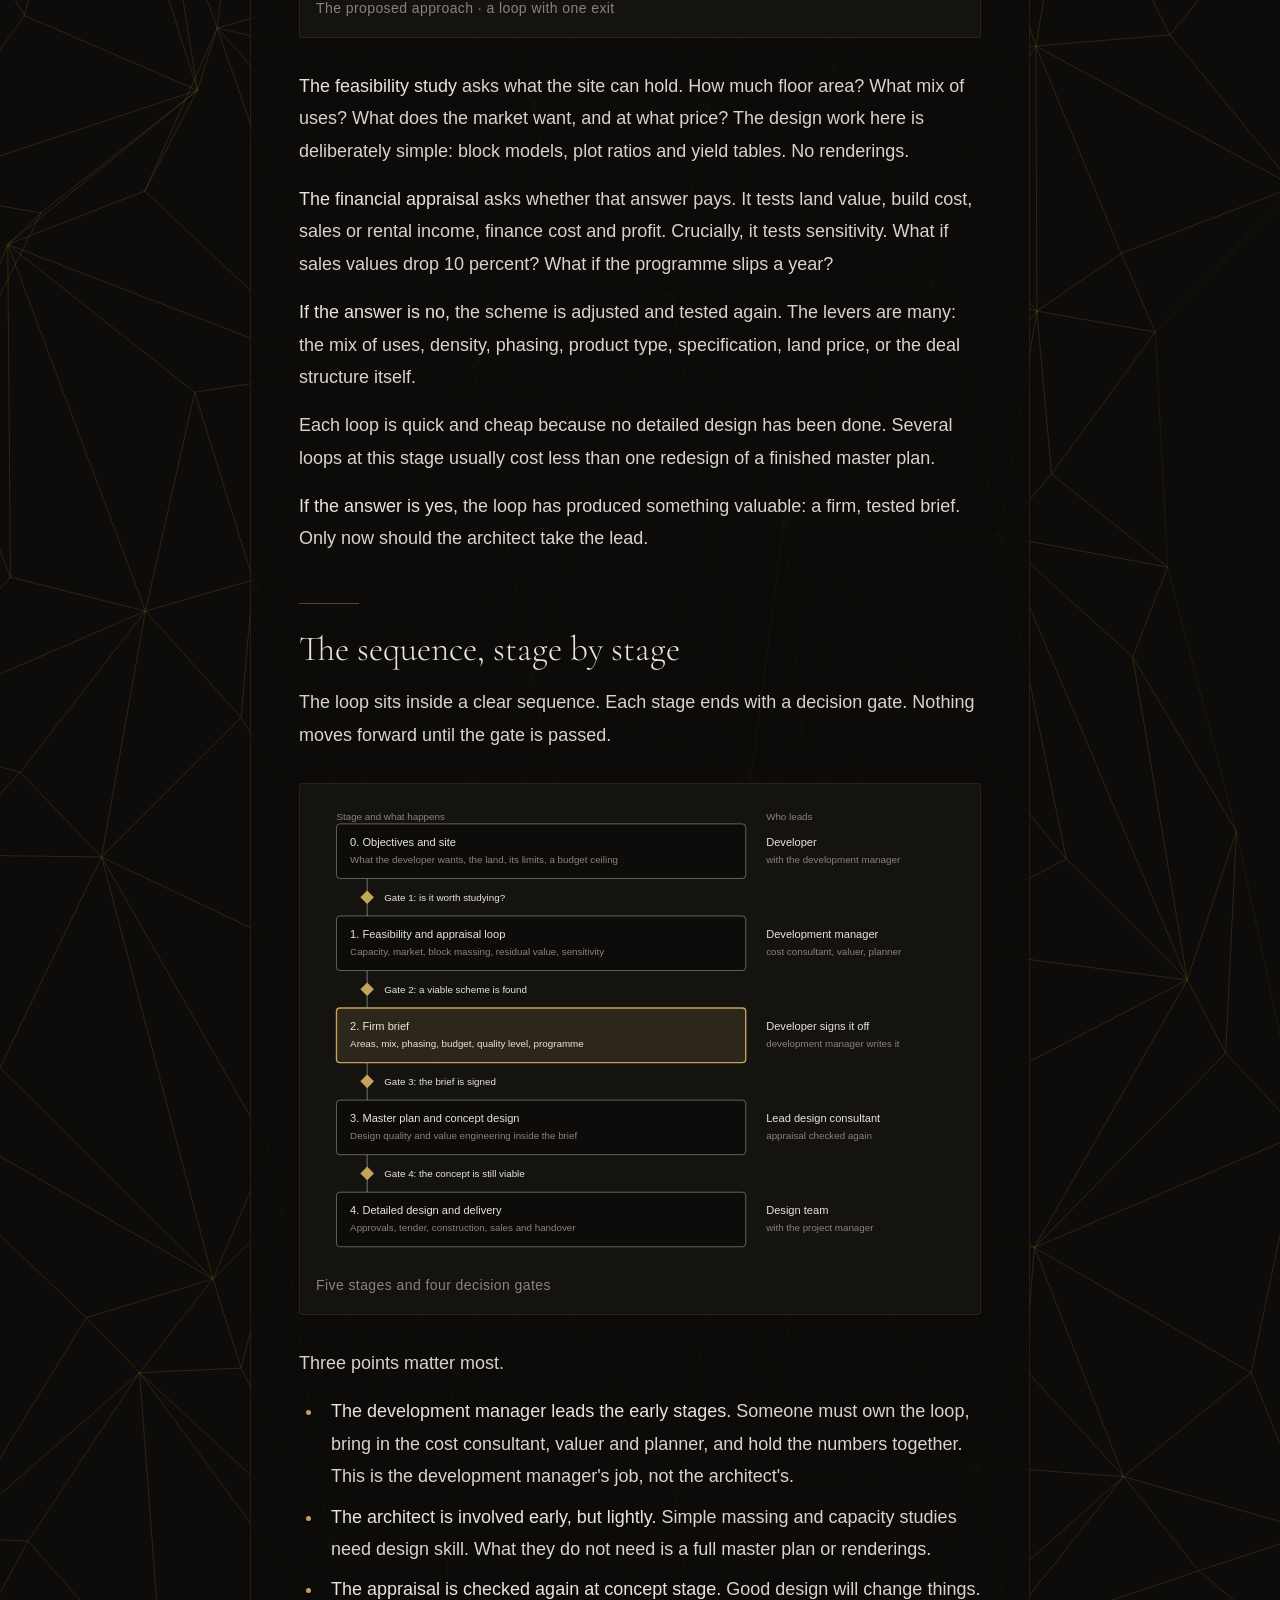
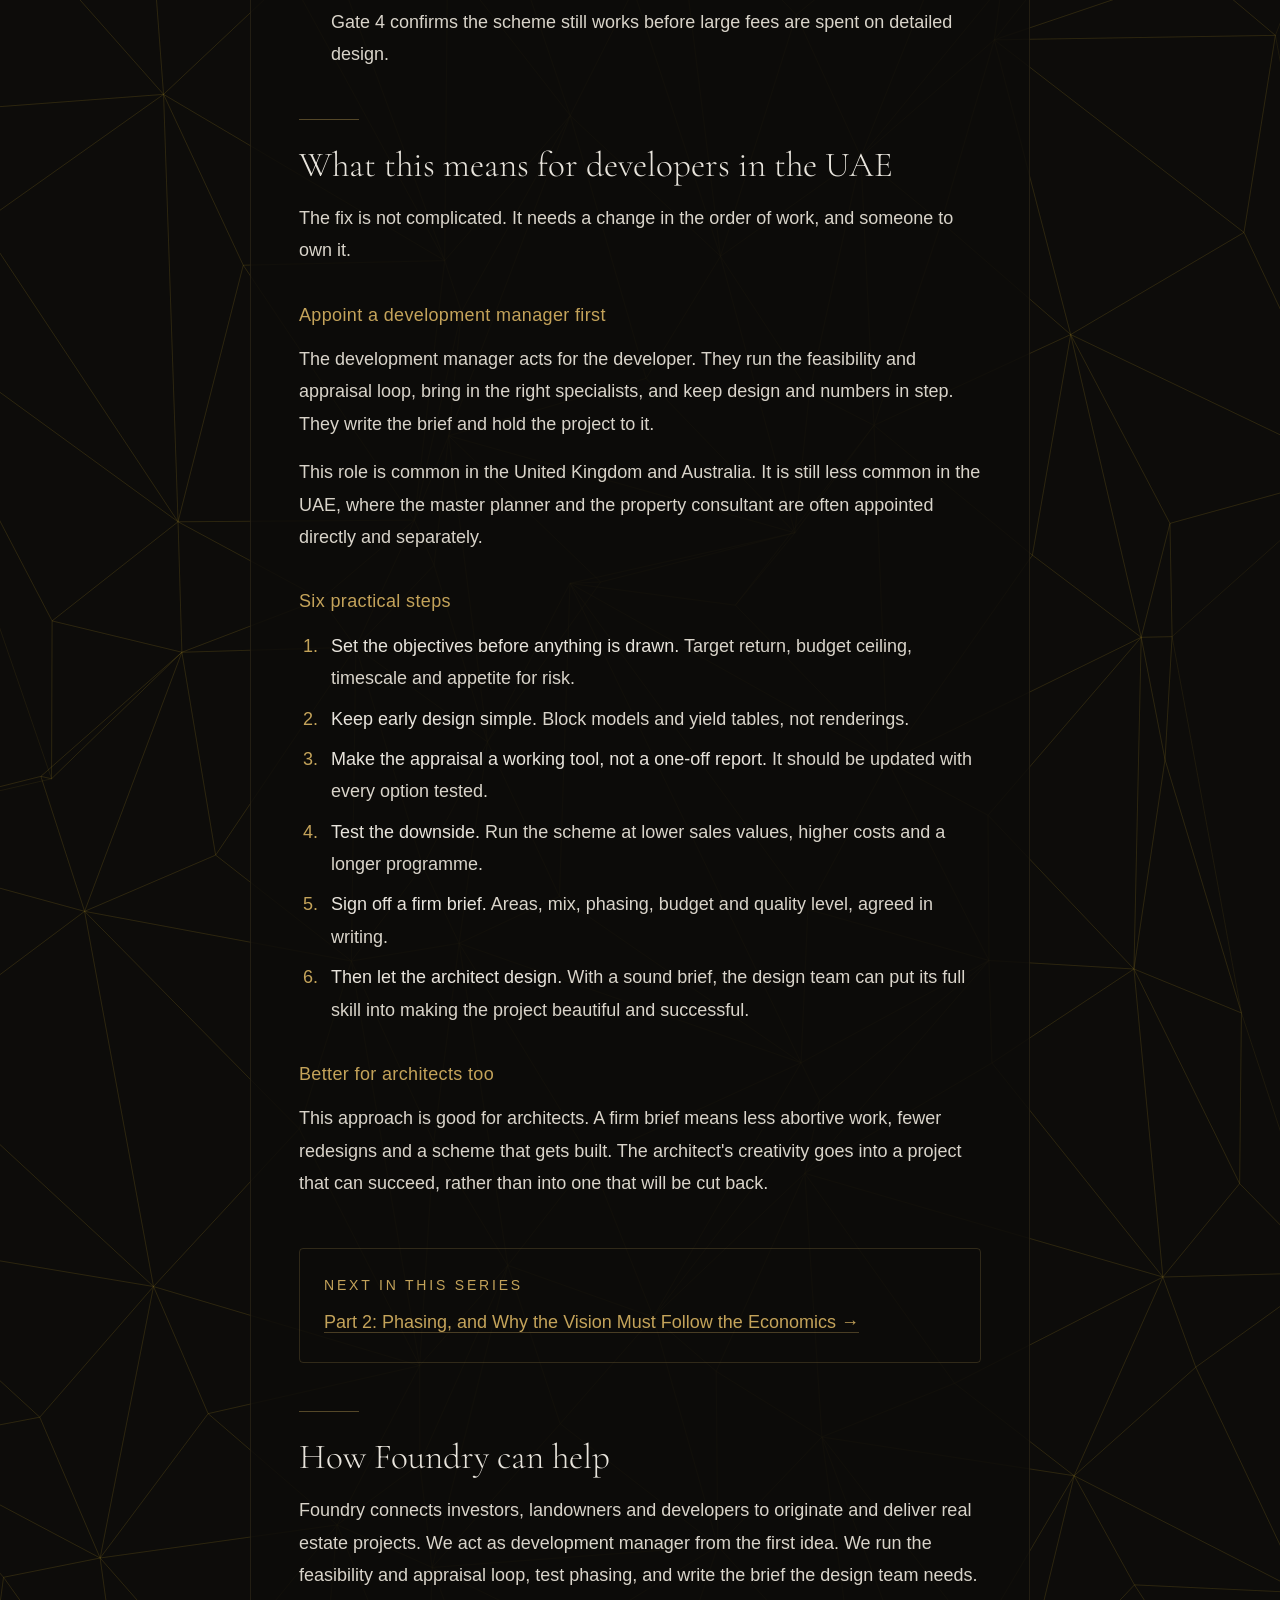
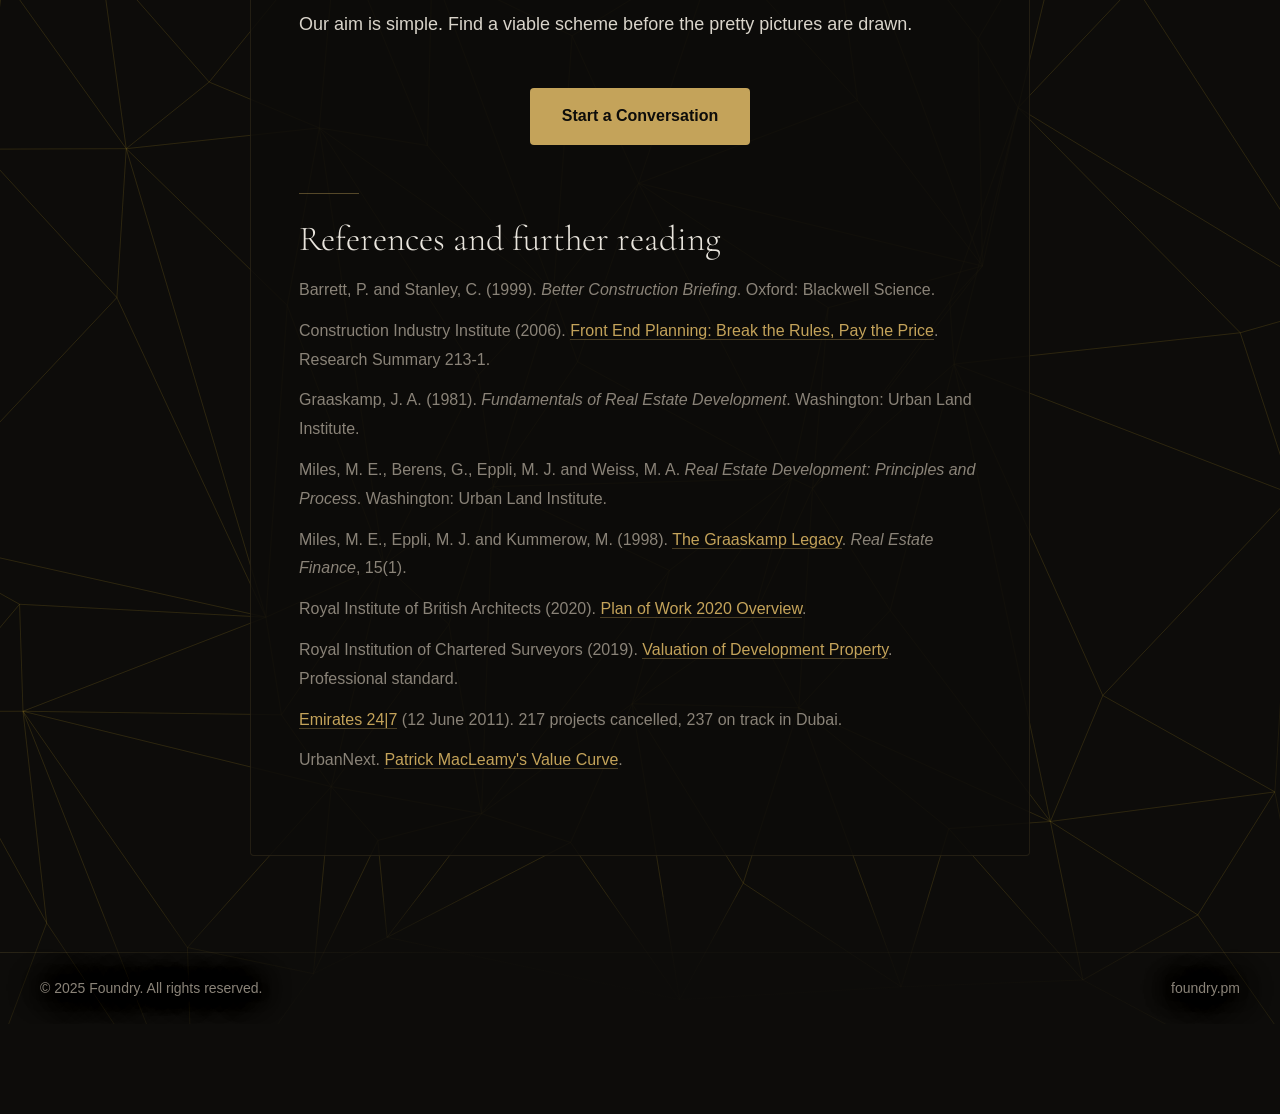
<file: articles/numbers-before-pictures-part-1/index.html>
<!DOCTYPE html>
<html lang="en">
  <head>
    <meta charset="UTF-8" />
    <meta name="viewport" content="width=device-width, initial-scale=1.0, maximum-scale=1" />
    <title>Numbers Before Pictures · Part 1: Why Master Plans Go Round in Circles | Foundry</title>
    <meta name="description" content="Why so many master plans in the UAE go round in circles, and a better way: loop feasibility and appraisal until the scheme is viable, then give the architect a firm brief. A guide for developers and development managers in Dubai and Abu Dhabi." />
    <link rel="canonical" href="https://foundry.pm/articles/numbers-before-pictures-part-1/" />
    <meta property="og:title" content="Numbers Before Pictures · Part 1: Why Master Plans Go Round in Circles | Foundry" />
    <meta property="og:description" content="Why so many master plans in the UAE go round in circles, and a better way: loop feasibility and appraisal until the scheme is viable, then give the architect a firm brief. A guide for developers and development managers in Dubai and Abu Dhabi." />
    <meta property="og:type" content="article" />
    <meta property="og:url" content="https://foundry.pm/articles/numbers-before-pictures-part-1/" />
    <meta property="og:image" content="https://foundry.pm/opengraph.jpg" />
    <link rel="icon" type="image/svg+xml" href="data:image/svg+xml,%3Csvg xmlns='http://www.w3.org/2000/svg' viewBox='0 0 32 32'%3E%3Crect width='32' height='32' rx='4' fill='%230D0C0A'/%3E%3Ctext x='7' y='23' font-family='Georgia,serif' font-size='20' font-weight='700' fill='%23C4A35A'%3EF%3C/text%3E%3C/svg%3E" />
    <link rel="preconnect" href="https://fonts.googleapis.com" />
    <link rel="preconnect" href="https://fonts.gstatic.com" crossorigin />
    <link href="https://fonts.googleapis.com/css2?family=Cormorant+Garamond:ital,wght@0,300;0,400;0,500;1,300;1,400&display=swap" rel="stylesheet" />
    <link href="https://api.fontshare.com/v2/css?f[]=satoshi@300,400,500,700&display=swap" rel="stylesheet" />
    <link rel="stylesheet" href="../../assets/index-D7hxxsSs.css" />
    <link rel="stylesheet" href="../../articles/site-extras.css" />
    <script type="application/ld+json">{"@context": "https://schema.org", "@type": "Article", "headline": "Numbers Before Pictures \u00b7 Part 1: Why Master Plans Go Round in Circles", "description": "Why so many master plans in the UAE go round in circles, and a better way: loop feasibility and appraisal until the scheme is viable, then give the architect a firm brief. A guide for developers and development managers in Dubai and Abu Dhabi.", "datePublished": "2026-09-30", "author": {"@type": "Organization", "name": "Foundry"}, "publisher": {"@type": "Organization", "name": "Foundry", "url": "https://foundry.pm"}, "mainEntityOfPage": "https://foundry.pm/articles/numbers-before-pictures-part-1/", "image": "https://foundry.pm/opengraph.jpg"}</script>
  </head>
  <body>
    <canvas id="page-bg" aria-hidden="true"></canvas>
    <nav class="foundry-nav">
      <div class="nav-container">
        <a class="nav-logo" href="../../" aria-label="Foundry home"><svg class="nav-logo-mark" viewBox="196 196 208 208" aria-hidden="true" focusable="false"><path d="M218.3 260.26L232.89 239.18L250.79 223.56L269.77 215.83L295.78 211.14L317.93 211.78L339.46 219.37L358.14 230.33L374.73 248.69L385.62 270.63L389.56 291.93L388.11 318.37L380.45 339.34L368.6 357L351.47 372.81L330.98 385.37L305.8 389.13L283.18 388.86L261.12 380.19L241.89 369.63L223.68 349.09L213.46 328.38L211.13 307.89L211.99 281.5Z" stroke="#9A7B3F" stroke-width="1" fill="none" opacity="0.35"/><circle cx="218.3" cy="260.26" r="7.28" fill="#D4B469"/><circle cx="232.89" cy="239.18" r="5.73" fill="#E8E4DC"/><circle cx="250.79" cy="223.56" r="3.53" fill="#9A7B3F"/><circle cx="269.77" cy="215.83" r="4.92" fill="#9A7B3F"/><circle cx="295.78" cy="211.14" r="6.55" fill="#9A7B3F"/><circle cx="317.93" cy="211.78" r="5.58" fill="#D4B469"/><circle cx="339.46" cy="219.37" r="3.74" fill="#D4B469"/><circle cx="358.14" cy="230.33" r="9.02" fill="#9A7B3F"/><circle cx="374.73" cy="248.69" r="5.05" fill="#D4B469"/><circle cx="385.62" cy="270.63" r="7.3" fill="#D4B469"/><circle cx="389.56" cy="291.93" r="6.49" fill="#E8E4DC"/><circle cx="388.11" cy="318.37" r="5.84" fill="#9A7B3F"/><circle cx="380.45" cy="339.34" r="4.76" fill="#D4B469"/><circle cx="368.6" cy="357" r="4.85" fill="#D4B469"/><circle cx="351.47" cy="372.81" r="3.09" fill="#D4B469"/><circle cx="330.98" cy="385.37" r="6.11" fill="#9A7B3F"/><circle cx="305.8" cy="389.13" r="7.43" fill="#9A7B3F"/><circle cx="283.18" cy="388.86" r="7.18" fill="#E8E4DC"/><circle cx="261.12" cy="380.19" r="7.81" fill="#9A7B3F"/><circle cx="241.89" cy="369.63" r="3.49" fill="#9A7B3F"/><circle cx="223.68" cy="349.09" r="6.67" fill="#9A7B3F"/><circle cx="213.46" cy="328.38" r="7.47" fill="#9A7B3F"/><circle cx="211.13" cy="307.89" r="3.47" fill="#D4B469"/><circle cx="211.99" cy="281.5" r="5.63" fill="#D4B469"/></svg><span class="nav-logo-text">FOUNDRY<span class="nav-logo-pm">.PM</span></span></a>
        <div class="nav-links">
          <a class="nav-cta nav-calc-link" href="https://student-housing-apraisal.foundry.pm/" target="_blank" rel="noopener">Calculator</a>
          <a class="nav-cta" href="../../articles/">Articles</a>
          <a class="nav-cta" href="../../#contact">Get In Touch</a>
        </div>
      </div>
    </nav>
    <main class="article-wrap">
      <article class="article-container">
        <a class="article-back" href="../">← All articles</a>
        <p class="article-kicker">Foundry essay · Numbers Before Pictures · Part 1</p>
        <h1 class="article-title">Why Master Plans Go Round in Circles</h1>
        <p class="article-subtitle">The feasibility and appraisal loop, and why the architect should get a firm brief before the pretty pictures are drawn.</p>
        <p class="article-meta">30 September 2026 · 8 minute read</p>
        <div class="article-body">

          <p class="article-lead">Many commercial developments in the United Arab Emirates start with the wrong thing: a beautiful master plan.</p>
          <p>The numbers come later. Often they do not work. The design is sent back, redrawn and tested again. Time and fees are lost. Trust between developer and architect wears thin.</p>
          <p>There is a better order of work.</p>
          <ol>
            <li>Test the idea with a light feasibility study.</li>
            <li>Test it again with a financial appraisal.</li>
            <li>Repeat the two, in a loop, until the scheme is viable.</li>
            <li>Only then give the architect a firm brief and let design lead.</li>
          </ol>
          <p>This is not a new idea. It runs through the development literature, from Graaskamp's feasibility theory to the Royal Institute of British Architects Plan of Work. But it is often skipped in practice. This first essay explains why it matters and how to do it. <a href="../numbers-before-pictures-part-2/">Part 2</a> looks at phasing and at what the region's largest projects teach us.</p>

          <h2>How it is usually done, and the circle it creates</h2>
          <p>The common model in the UAE is simple. The developer appoints an architect to prepare a master plan. At the same time, it appoints an international property consultant to prepare a development appraisal.</p>
          <p>The two pieces of work run side by side. They meet at the end.</p>
          <figure class="article-figure"><svg viewBox="0 0 760 300" role="img" aria-label="Design first, numbers second: a loop that costs months" font-family="Satoshi, Inter, sans-serif"><defs><marker id="arw1" viewBox="0 0 10 10" refX="9" refY="5" markerWidth="6" markerHeight="6" orient="auto-start-reverse"><path d="M0 0L10 5L0 10z" fill="rgba(232,228,220,0.45)"/></marker></defs><g fill="none" stroke="rgba(232,228,220,0.45)" stroke-width="1.2"><path d="M174.0 115H211.0V70H235.0" marker-end="url(#arw1)"/><path d="M211.0 115V160H235.0" marker-end="url(#arw1)"/><path d="M385.0 70H409.0V115H436" marker-end="url(#arw1)"/><path d="M385.0 160H409.0V115"/><path d="M564 115H585.0" marker-end="url(#arw1)"/><path d="M500 155V222.0" marker-end="url(#arw1)"/><path d="M410 250H310V188.0" marker-end="url(#arw1)"/></g><rect x="24.0" y="87.0" width="150" height="56" rx="4" fill="rgba(13,12,10,0.9)" stroke="rgba(232,228,220,0.45)" stroke-width="1"/><text x="99" y="112" text-anchor="middle" font-size="13" font-weight="500" fill="#e8e4dc">Land and an idea</text><text x="99" y="130" text-anchor="middle" font-size="11.5" font-weight="400" fill="#8a8378">no firm brief</text><rect x="235.0" y="42.0" width="150" height="56" rx="4" fill="rgba(13,12,10,0.9)" stroke="rgba(232,228,220,0.45)" stroke-width="1"/><text x="310" y="67" text-anchor="middle" font-size="13" font-weight="500" fill="#e8e4dc">Architect</text><text x="310" y="85" text-anchor="middle" font-size="11.5" font-weight="400" fill="#8a8378">the pretty master plan</text><rect x="235.0" y="132.0" width="150" height="56" rx="4" fill="rgba(13,12,10,0.9)" stroke="rgba(232,228,220,0.45)" stroke-width="1"/><text x="310" y="157" text-anchor="middle" font-size="13" font-weight="500" fill="#e8e4dc">Property consultant</text><text x="310" y="175" text-anchor="middle" font-size="11.5" font-weight="400" fill="#8a8378">one-off appraisal</text><polygon points="436,115 500,75 564,115 500,155" fill="rgba(13,12,10,0.9)" stroke="rgba(232,228,220,0.45)" stroke-width="1"/><text x="500" y="119" text-anchor="middle" font-size="13" font-weight="400" fill="#e8e4dc">Stacks up?</text><rect x="585.0" y="87.0" width="150" height="56" rx="4" fill="rgba(13,12,10,0.9)" stroke="rgba(232,228,220,0.45)" stroke-width="1"/><text x="660" y="112" text-anchor="middle" font-size="13" font-weight="500" fill="#e8e4dc">Detailed design</text><text x="660" y="130" text-anchor="middle" font-size="11.5" font-weight="400" fill="#8a8378">on a weak brief</text><rect x="410.0" y="222.0" width="180" height="56" rx="4" fill="rgba(217,130,91,0.12)" stroke="#d9825b" stroke-width="1.6"/><text x="500" y="247" text-anchor="middle" font-size="13" font-weight="500" fill="#e8e4dc">Redesign</text><text x="500" y="265" text-anchor="middle" font-size="11.5" font-weight="400" fill="#8a8378">cut areas, change the mix</text><text x="574" y="107" text-anchor="middle" font-size="11.5" font-weight="400" fill="#8a8378">yes</text><text x="524" y="187" text-anchor="start" font-size="11.5" font-weight="400" fill="#8a8378">usually no</text><text x="360.0" y="242" text-anchor="middle" font-size="11.5" font-weight="400" fill="#8a8378">again and again</text></svg><figcaption>Common practice today · design and appraisal run in parallel and meet once</figcaption></figure>
          <p>Too often, the appraisal shows the plan does not stack up. Sales values are too low for the build cost. Too much land goes to roads and open space. The mix of uses does not match demand.</p>
          <p>So the plan goes back to the architect. Areas are cut. Towers grow taller. The mix is changed. The appraisal is run again. Each loop can take weeks or months.</p>
          <p>Everyone loses:</p>
          <ul>
            <li><strong>The developer</strong> pays for design that is thrown away and loses time in the market.</li>
            <li><strong>The architect</strong> is blamed for a scheme that was never given a sound brief.</li>
            <li><strong>The project</strong> ends up as a compromise, neither beautiful nor viable.</li>
          </ul>
          <p>The root problem is not the architect or the consultant. It is the order of work. The appraisal is treated as a one-off check on a finished design, not as a tool that shapes the design.</p>

          <h2>What the literature says</h2>
          <p>The case for putting feasibility before design is well made. Five threads stand out.</p>
          <h3>1. Feasibility is about fit, not a single test</h3>
          <p>James Graaskamp, the founder of modern real estate feasibility teaching, saw a project as feasible only when it fits its context. His definition, as quoted by Miles, Eppli and Kummerow (1998), is:</p>
          <blockquote>"A desirable real estate development permits maximum satisfaction of the consumer with an affordable structure, while respecting environmental limits … and permitting both the public infrastructure providers and the private market developer to achieve cash solvency."</blockquote>
          <p>Note the words <strong>affordable structure</strong>. The building is one of the variables to be solved, not a fixed input handed to the valuer.</p>
          <h3>2. Development is staged, and the early stages repeat</h3>
          <p>The Urban Land Institute's textbook, <em>Real Estate Development: Principles and Process</em> (Miles, Berens, Eppli and Weiss), sets out an eight-stage model. The first three stages are inception of the idea, refinement of the idea, and the feasibility study. Formal commitment comes only after these. The authors stress that the idea is reshaped many times before any firm commitment is made.</p>
          <h3>3. The appraisal is very sensitive</h3>
          <p>Most development appraisals use the residual method: value on completion, minus all costs and profit, leaves the land value. The Royal Institution of Chartered Surveyors warns that "small variations in these inputs can cause relatively high variations in the residual output" (<a href="https://www.rics.org/content/dam/ricsglobal/documents/to-be-sorted/Valuation%20of%20development%20property_ready%20for%20approvals.pdf" target="_blank" rel="noopener">Royal Institution of Chartered Surveyors, 2019</a>).</p>
          <p>This matters. A master plan that looks almost right can still fail the appraisal by a wide margin. A single pass cannot find the viable answer. Only repeated testing can.</p>
          <h3>4. The brief comes before design</h3>
          <p>The Royal Institute of British Architects Plan of Work 2020 starts with Stage 0, Strategic Definition. Here the client builds a business case and tests options, including the option not to build at all. Stage 1, Preparation and Briefing, produces the Project Brief. The Plan states that feasibility studies at this stage are "not part of the design process" (<a href="https://www.riba.org/media/syneeeto/2020ribaplanofworkoverviewpdf.pdf" target="_blank" rel="noopener">Royal Institute of British Architects, 2020</a>). Concept design starts only at Stage 2.</p>
          <p>Barrett and Stanley's <em>Better Construction Briefing</em> (1999) makes a related point. Briefing is a process, built up over time with the client, not a single document.</p>
          <h3>5. Early decisions carry the most value</h3>
          <p>The architect Patrick MacLeamy showed this as two curves. The ability to influence cost is highest at the start and falls away. The cost of making a change starts low and rises steeply (<a href="https://urbannext.net/patrick-macleamys-value-curve/" target="_blank" rel="noopener">UrbanNext</a>).</p>
          <p>Research by the Construction Industry Institute puts numbers on it. Effective front-end planning can improve capital cost by about 10 percent, shorten the programme by about 7 percent and reduce change orders by about 5 percent (<a href="https://www.construction-institute.org/front-end-planning-break-the-rules-pay-the-price" target="_blank" rel="noopener">Construction Industry Institute, 2006</a>).</p>
          <h3>A regional reminder</h3>
          <p>The UAE has lived this lesson. After the 2008 financial crisis, Dubai's Real Estate Regulatory Agency reported that 217 real estate projects had been cancelled by May 2011, with 237 out of 450 reviewed projects on track (<a href="https://www.emirates247.com/property/217-projects-cancelled-237-on-track-in-dubai-2011-06-12-1.402344" target="_blank" rel="noopener">Emirates 24|7, June 2011</a>). The causes differed from project to project. But the lesson is the same: the bigger the vision, the more carefully it must be tested before design commits to it.</p>

          <h2>A better way: the feasibility and appraisal loop</h2>
          <p>Feasibility and appraisal should not run side by side and meet once. They should talk to each other, again and again, until the scheme works.</p>
          <figure class="article-figure"><svg viewBox="0 0 760 260" role="img" aria-label="Loop feasibility and appraisal until it works, then brief the architect" font-family="Satoshi, Inter, sans-serif"><defs><marker id="arw2" viewBox="0 0 10 10" refX="9" refY="5" markerWidth="6" markerHeight="6" orient="auto-start-reverse"><path d="M0 0L10 5L0 10z" fill="rgba(232,228,220,0.45)"/></marker></defs><g fill="none" stroke="rgba(232,228,220,0.45)" stroke-width="1.2"><path d="M200 56H232" marker-end="url(#arw2)"/><path d="M232 84H200" marker-end="url(#arw2)"/><path d="M408 70H442" marker-end="url(#arw2)"/><path d="M570 70H590" marker-end="url(#arw2)"/><path d="M506 110V200H408" marker-end="url(#arw2)"/><path d="M232 200H112V114.0" marker-end="url(#arw2)"/><path d="M660 114.0V156.0" marker-end="url(#arw2)"/></g><rect x="24.0" y="26.0" width="176" height="88" rx="4" fill="rgba(13,12,10,0.9)" stroke="rgba(232,228,220,0.45)" stroke-width="1"/><text x="112" y="50" text-anchor="middle" font-size="13" font-weight="500" fill="#e8e4dc">Feasibility study</text><text x="112" y="68" text-anchor="middle" font-size="11.5" font-weight="400" fill="#8a8378">site capacity and yield</text><text x="112" y="84" text-anchor="middle" font-size="11.5" font-weight="400" fill="#8a8378">market and demand</text><text x="112" y="100" text-anchor="middle" font-size="11.5" font-weight="400" fill="#8a8378">simple block massing</text><rect x="232.0" y="26.0" width="176" height="88" rx="4" fill="rgba(13,12,10,0.9)" stroke="rgba(232,228,220,0.45)" stroke-width="1"/><text x="320" y="50" text-anchor="middle" font-size="13" font-weight="500" fill="#e8e4dc">Financial appraisal</text><text x="320" y="68" text-anchor="middle" font-size="11.5" font-weight="400" fill="#8a8378">residual land value</text><text x="320" y="84" text-anchor="middle" font-size="11.5" font-weight="400" fill="#8a8378">cash flow and returns</text><text x="320" y="100" text-anchor="middle" font-size="11.5" font-weight="400" fill="#8a8378">sensitivity tests</text><polygon points="442,70 506,30 570,70 506,110" fill="rgba(13,12,10,0.9)" stroke="rgba(232,228,220,0.45)" stroke-width="1"/><text x="506" y="74" text-anchor="middle" font-size="13" font-weight="400" fill="#e8e4dc">Viable?</text><rect x="590.0" y="26.0" width="140" height="88" rx="4" fill="rgba(196,163,90,0.14)" stroke="#c4a35a" stroke-width="1.6"/><text x="660" y="50" text-anchor="middle" font-size="13" font-weight="500" fill="#e8e4dc">Firm brief</text><text x="660" y="68" text-anchor="middle" font-size="11.5" font-weight="400" fill="#e8e4dc">areas and mix</text><text x="660" y="84" text-anchor="middle" font-size="11.5" font-weight="400" fill="#e8e4dc">cost and budget</text><text x="660" y="100" text-anchor="middle" font-size="11.5" font-weight="400" fill="#e8e4dc">quality level</text><rect x="232.0" y="156.0" width="176" height="88" rx="4" fill="rgba(13,12,10,0.9)" stroke="rgba(232,228,220,0.45)" stroke-width="1"/><text x="320" y="188" text-anchor="middle" font-size="13" font-weight="500" fill="#e8e4dc">Adjust the scheme</text><text x="320" y="206" text-anchor="middle" font-size="11.5" font-weight="400" fill="#8a8378">mix, density, phasing</text><text x="320" y="222" text-anchor="middle" font-size="11.5" font-weight="400" fill="#8a8378">product, price, cost</text><rect x="590.0" y="156.0" width="140" height="88" rx="4" fill="rgba(13,12,10,0.9)" stroke="rgba(232,228,220,0.45)" stroke-width="1"/><text x="660" y="188" text-anchor="middle" font-size="13" font-weight="500" fill="#e8e4dc">Architect leads</text><text x="660" y="206" text-anchor="middle" font-size="11.5" font-weight="400" fill="#8a8378">master plan and</text><text x="660" y="222" text-anchor="middle" font-size="11.5" font-weight="400" fill="#8a8378">concept design</text><text x="580.0" y="62" text-anchor="middle" font-size="11.5" font-weight="400" fill="#8a8378">yes</text><text x="516" y="154" text-anchor="start" font-size="11.5" font-weight="400" fill="#8a8378">no</text><text x="172.0" y="192" text-anchor="middle" font-size="11.5" font-weight="400" fill="#8a8378">test again</text></svg><figcaption>The proposed approach · a loop with one exit</figcaption></figure>
          <p><strong>The feasibility study</strong> asks what the site can hold. How much floor area? What mix of uses? What does the market want, and at what price? The design work here is deliberately simple: block models, plot ratios and yield tables. No renderings.</p>
          <p><strong>The financial appraisal</strong> asks whether that answer pays. It tests land value, build cost, sales or rental income, finance cost and profit. Crucially, it tests sensitivity. What if sales values drop 10 percent? What if the programme slips a year?</p>
          <p><strong>If the answer is no,</strong> the scheme is adjusted and tested again. The levers are many: the mix of uses, density, phasing, product type, specification, land price, or the deal structure itself.</p>
          <p>Each loop is quick and cheap because no detailed design has been done. Several loops at this stage usually cost less than one redesign of a finished master plan.</p>
          <p><strong>If the answer is yes,</strong> the loop has produced something valuable: a firm, tested brief. Only now should the architect take the lead.</p>

          <h2>The sequence, stage by stage</h2>
          <p>The loop sits inside a clear sequence. Each stage ends with a decision gate. Nothing moves forward until the gate is passed.</p>
          <figure class="article-figure"><svg viewBox="0 0 760 536.0" role="img" aria-label="The architect takes the lead once a viable brief is signed" font-family="Satoshi, Inter, sans-serif"><text x="24" y="24" text-anchor="start" font-size="11.5" font-weight="400" fill="#8a8378">Stage and what happens</text><text x="528" y="24" text-anchor="start" font-size="11.5" font-weight="400" fill="#8a8378">Who leads</text><line x1="60" x2="60" y1="92.0" y2="136.0" stroke="rgba(232,228,220,0.45)" stroke-width="1.2"/><path d="M60 106l8 8l-8 8l-8 -8z" fill="#c4a35a"/><text x="80" y="118" text-anchor="start" font-size="11.5" font-weight="500" fill="#e8e4dc">Gate 1: is it worth studying?</text><line x1="60" x2="60" y1="200.0" y2="244.0" stroke="rgba(232,228,220,0.45)" stroke-width="1.2"/><path d="M60 214l8 8l-8 8l-8 -8z" fill="#c4a35a"/><text x="80" y="226" text-anchor="start" font-size="11.5" font-weight="500" fill="#e8e4dc">Gate 2: a viable scheme is found</text><line x1="60" x2="60" y1="308.0" y2="352.0" stroke="rgba(232,228,220,0.45)" stroke-width="1.2"/><path d="M60 322l8 8l-8 8l-8 -8z" fill="#c4a35a"/><text x="80" y="334" text-anchor="start" font-size="11.5" font-weight="500" fill="#e8e4dc">Gate 3: the brief is signed</text><line x1="60" x2="60" y1="416.0" y2="460.0" stroke="rgba(232,228,220,0.45)" stroke-width="1.2"/><path d="M60 430l8 8l-8 8l-8 -8z" fill="#c4a35a"/><text x="80" y="442" text-anchor="start" font-size="11.5" font-weight="500" fill="#e8e4dc">Gate 4: the concept is still viable</text><rect x="24.0" y="28.0" width="480" height="64" rx="4" fill="rgba(13,12,10,0.9)" stroke="rgba(232,228,220,0.45)" stroke-width="1"/><text x="40" y="54" text-anchor="start" font-size="13" font-weight="500" fill="#e8e4dc">0. Objectives and site</text><text x="40" y="74" text-anchor="start" font-size="11.5" font-weight="400" fill="#8a8378">What the developer wants, the land, its limits, a budget ceiling</text><text x="528" y="54" text-anchor="start" font-size="13" font-weight="400" fill="#e8e4dc">Developer</text><text x="528" y="74" text-anchor="start" font-size="11.5" font-weight="400" fill="#8a8378">with the development manager</text><rect x="24.0" y="136.0" width="480" height="64" rx="4" fill="rgba(13,12,10,0.9)" stroke="rgba(232,228,220,0.45)" stroke-width="1"/><text x="40" y="162" text-anchor="start" font-size="13" font-weight="500" fill="#e8e4dc">1. Feasibility and appraisal loop</text><text x="40" y="182" text-anchor="start" font-size="11.5" font-weight="400" fill="#8a8378">Capacity, market, block massing, residual value, sensitivity</text><text x="528" y="162" text-anchor="start" font-size="13" font-weight="400" fill="#e8e4dc">Development manager</text><text x="528" y="182" text-anchor="start" font-size="11.5" font-weight="400" fill="#8a8378">cost consultant, valuer, planner</text><rect x="24.0" y="244.0" width="480" height="64" rx="4" fill="rgba(196,163,90,0.14)" stroke="#c4a35a" stroke-width="1.6"/><text x="40" y="270" text-anchor="start" font-size="13" font-weight="500" fill="#e8e4dc">2. Firm brief</text><text x="40" y="290" text-anchor="start" font-size="11.5" font-weight="400" fill="#e8e4dc">Areas, mix, phasing, budget, quality level, programme</text><text x="528" y="270" text-anchor="start" font-size="13" font-weight="400" fill="#e8e4dc">Developer signs it off</text><text x="528" y="290" text-anchor="start" font-size="11.5" font-weight="400" fill="#8a8378">development manager writes it</text><rect x="24.0" y="352.0" width="480" height="64" rx="4" fill="rgba(13,12,10,0.9)" stroke="rgba(232,228,220,0.45)" stroke-width="1"/><text x="40" y="378" text-anchor="start" font-size="13" font-weight="500" fill="#e8e4dc">3. Master plan and concept design</text><text x="40" y="398" text-anchor="start" font-size="11.5" font-weight="400" fill="#8a8378">Design quality and value engineering inside the brief</text><text x="528" y="378" text-anchor="start" font-size="13" font-weight="400" fill="#e8e4dc">Lead design consultant</text><text x="528" y="398" text-anchor="start" font-size="11.5" font-weight="400" fill="#8a8378">appraisal checked again</text><rect x="24.0" y="460.0" width="480" height="64" rx="4" fill="rgba(13,12,10,0.9)" stroke="rgba(232,228,220,0.45)" stroke-width="1"/><text x="40" y="486" text-anchor="start" font-size="13" font-weight="500" fill="#e8e4dc">4. Detailed design and delivery</text><text x="40" y="506" text-anchor="start" font-size="11.5" font-weight="400" fill="#8a8378">Approvals, tender, construction, sales and handover</text><text x="528" y="486" text-anchor="start" font-size="13" font-weight="400" fill="#e8e4dc">Design team</text><text x="528" y="506" text-anchor="start" font-size="11.5" font-weight="400" fill="#8a8378">with the project manager</text></svg><figcaption>Five stages and four decision gates</figcaption></figure>
          <p>Three points matter most.</p>
          <ul>
            <li><strong>The development manager leads the early stages.</strong> Someone must own the loop, bring in the cost consultant, valuer and planner, and hold the numbers together. This is the development manager's job, not the architect's.</li>
            <li><strong>The architect is involved early, but lightly.</strong> Simple massing and capacity studies need design skill. What they do not need is a full master plan or renderings.</li>
            <li><strong>The appraisal is checked again at concept stage.</strong> Good design will change things. Gate 4 confirms the scheme still works before large fees are spent on detailed design.</li>
          </ul>

          <h2>What this means for developers in the UAE</h2>
          <p>The fix is not complicated. It needs a change in the order of work, and someone to own it.</p>
          <h3>Appoint a development manager first</h3>
          <p>The development manager acts for the developer. They run the feasibility and appraisal loop, bring in the right specialists, and keep design and numbers in step. They write the brief and hold the project to it.</p>
          <p>This role is common in the United Kingdom and Australia. It is still less common in the UAE, where the master planner and the property consultant are often appointed directly and separately.</p>
          <h3>Six practical steps</h3>
          <ol>
            <li><strong>Set the objectives before anything is drawn.</strong> Target return, budget ceiling, timescale and appetite for risk.</li>
            <li><strong>Keep early design simple.</strong> Block models and yield tables, not renderings.</li>
            <li><strong>Make the appraisal a working tool, not a one-off report.</strong> It should be updated with every option tested.</li>
            <li><strong>Test the downside.</strong> Run the scheme at lower sales values, higher costs and a longer programme.</li>
            <li><strong>Sign off a firm brief.</strong> Areas, mix, phasing, budget and quality level, agreed in writing.</li>
            <li><strong>Then let the architect design.</strong> With a sound brief, the design team can put its full skill into making the project beautiful and successful.</li>
          </ol>
          <h3>Better for architects too</h3>
          <p>This approach is good for architects. A firm brief means less abortive work, fewer redesigns and a scheme that gets built. The architect's creativity goes into a project that can succeed, rather than into one that will be cut back.</p>
          <div class="article-series"><p class="series-label">Next in this series</p><p><a href="../numbers-before-pictures-part-2/">Part 2: Phasing, and Why the Vision Must Follow the Economics →</a></p></div>
          <h2>How Foundry can help</h2>
          <p>Foundry connects investors, landowners and developers to originate and deliver real estate projects. We act as development manager from the first idea. We run the feasibility and appraisal loop, test phasing, and write the brief the design team needs.</p>
          <p>Our aim is simple. Find a viable scheme before the pretty pictures are drawn.</p>
          <div class="article-cta"><a class="btn-primary" href="../../#contact">Start a Conversation</a></div>
          <h2>References and further reading</h2>
          <ul class="article-refs"><li>Barrett, P. and Stanley, C. (1999). <em>Better Construction Briefing</em>. Oxford: Blackwell Science.</li><li>Construction Industry Institute (2006). <a href="https://www.construction-institute.org/front-end-planning-break-the-rules-pay-the-price" target="_blank" rel="noopener">Front End Planning: Break the Rules, Pay the Price</a>. Research Summary 213-1.</li><li>Graaskamp, J. A. (1981). <em>Fundamentals of Real Estate Development</em>. Washington: Urban Land Institute.</li><li>Miles, M. E., Berens, G., Eppli, M. J. and Weiss, M. A. <em>Real Estate Development: Principles and Process</em>. Washington: Urban Land Institute.</li><li>Miles, M. E., Eppli, M. J. and Kummerow, M. (1998). <a href="https://epublications.marquette.edu/cgi/viewcontent.cgi?article=1027&amp;context=fin_fac" target="_blank" rel="noopener">The Graaskamp Legacy</a>. <em>Real Estate Finance</em>, 15(1).</li><li>Royal Institute of British Architects (2020). <a href="https://www.riba.org/media/syneeeto/2020ribaplanofworkoverviewpdf.pdf" target="_blank" rel="noopener">Plan of Work 2020 Overview</a>.</li><li>Royal Institution of Chartered Surveyors (2019). <a href="https://www.rics.org/content/dam/ricsglobal/documents/to-be-sorted/Valuation%20of%20development%20property_ready%20for%20approvals.pdf" target="_blank" rel="noopener">Valuation of Development Property</a>. Professional standard.</li><li><a href="https://www.emirates247.com/property/217-projects-cancelled-237-on-track-in-dubai-2011-06-12-1.402344" target="_blank" rel="noopener">Emirates 24|7</a> (12 June 2011). 217 projects cancelled, 237 on track in Dubai.</li><li>UrbanNext. <a href="https://urbannext.net/patrick-macleamys-value-curve/" target="_blank" rel="noopener">Patrick MacLeamy&#39;s Value Curve</a>.</li></ul>
        </div>
      </article>
    </main>
    <footer class="foundry-footer">
      <div class="footer-inner content-halo">
        <span class="footer-copy">© 2025 Foundry. All rights reserved.</span>
        <span class="footer-domain">foundry.pm</span>
      </div>
    </footer>
    <script src="../../articles/page.js"></script>
  </body>
</html>
</file>
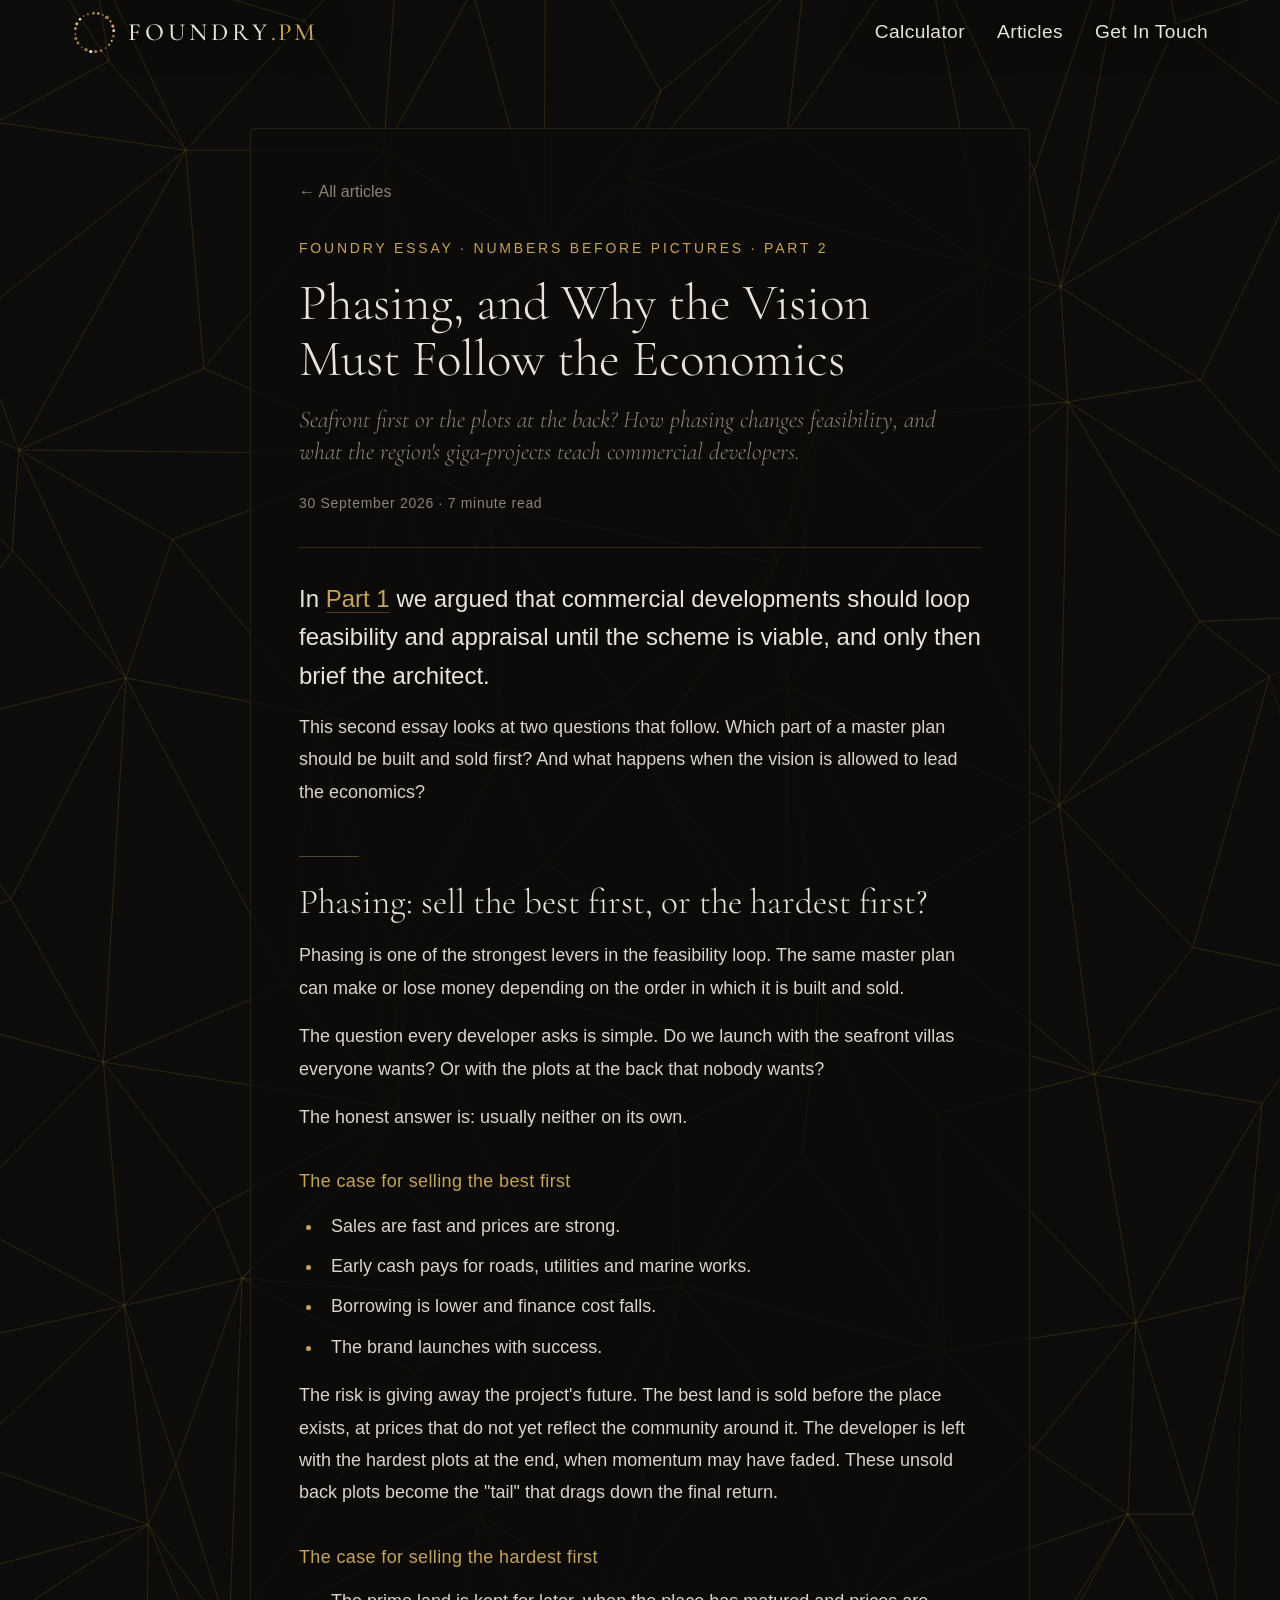
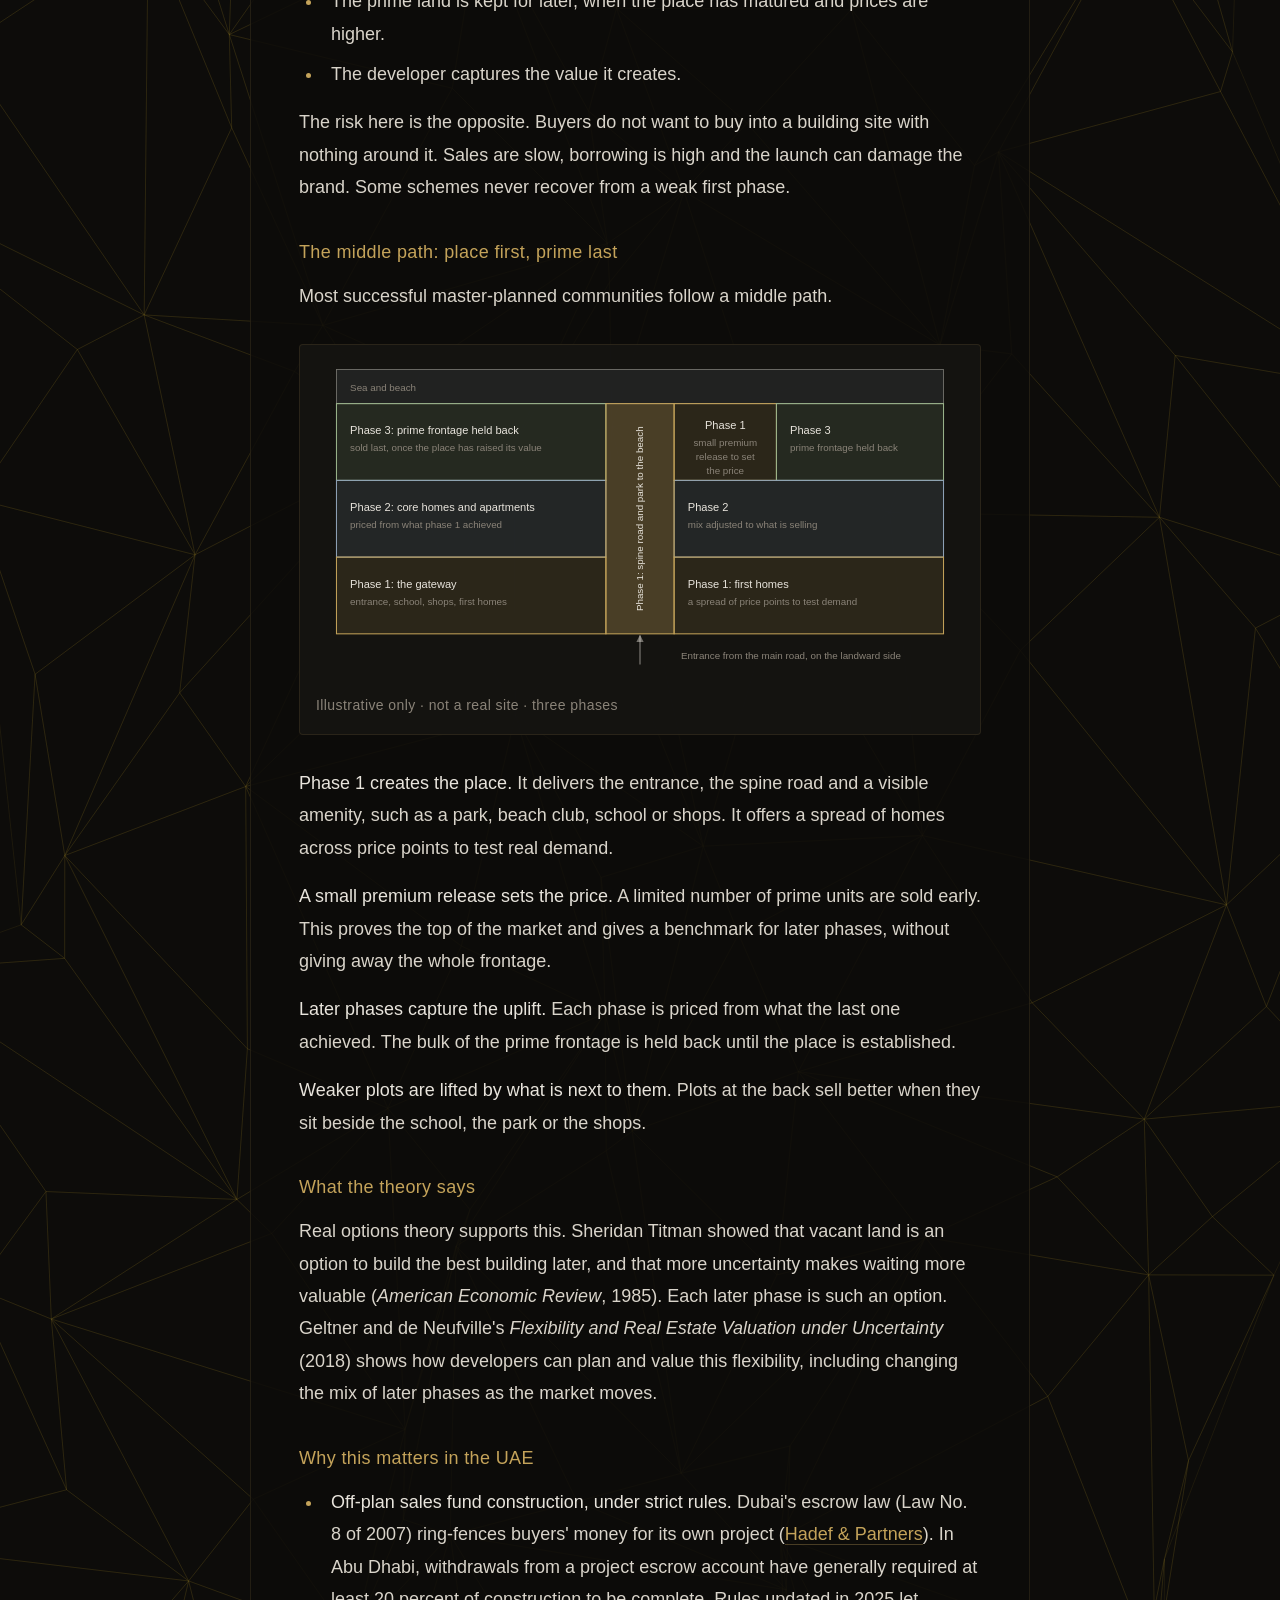
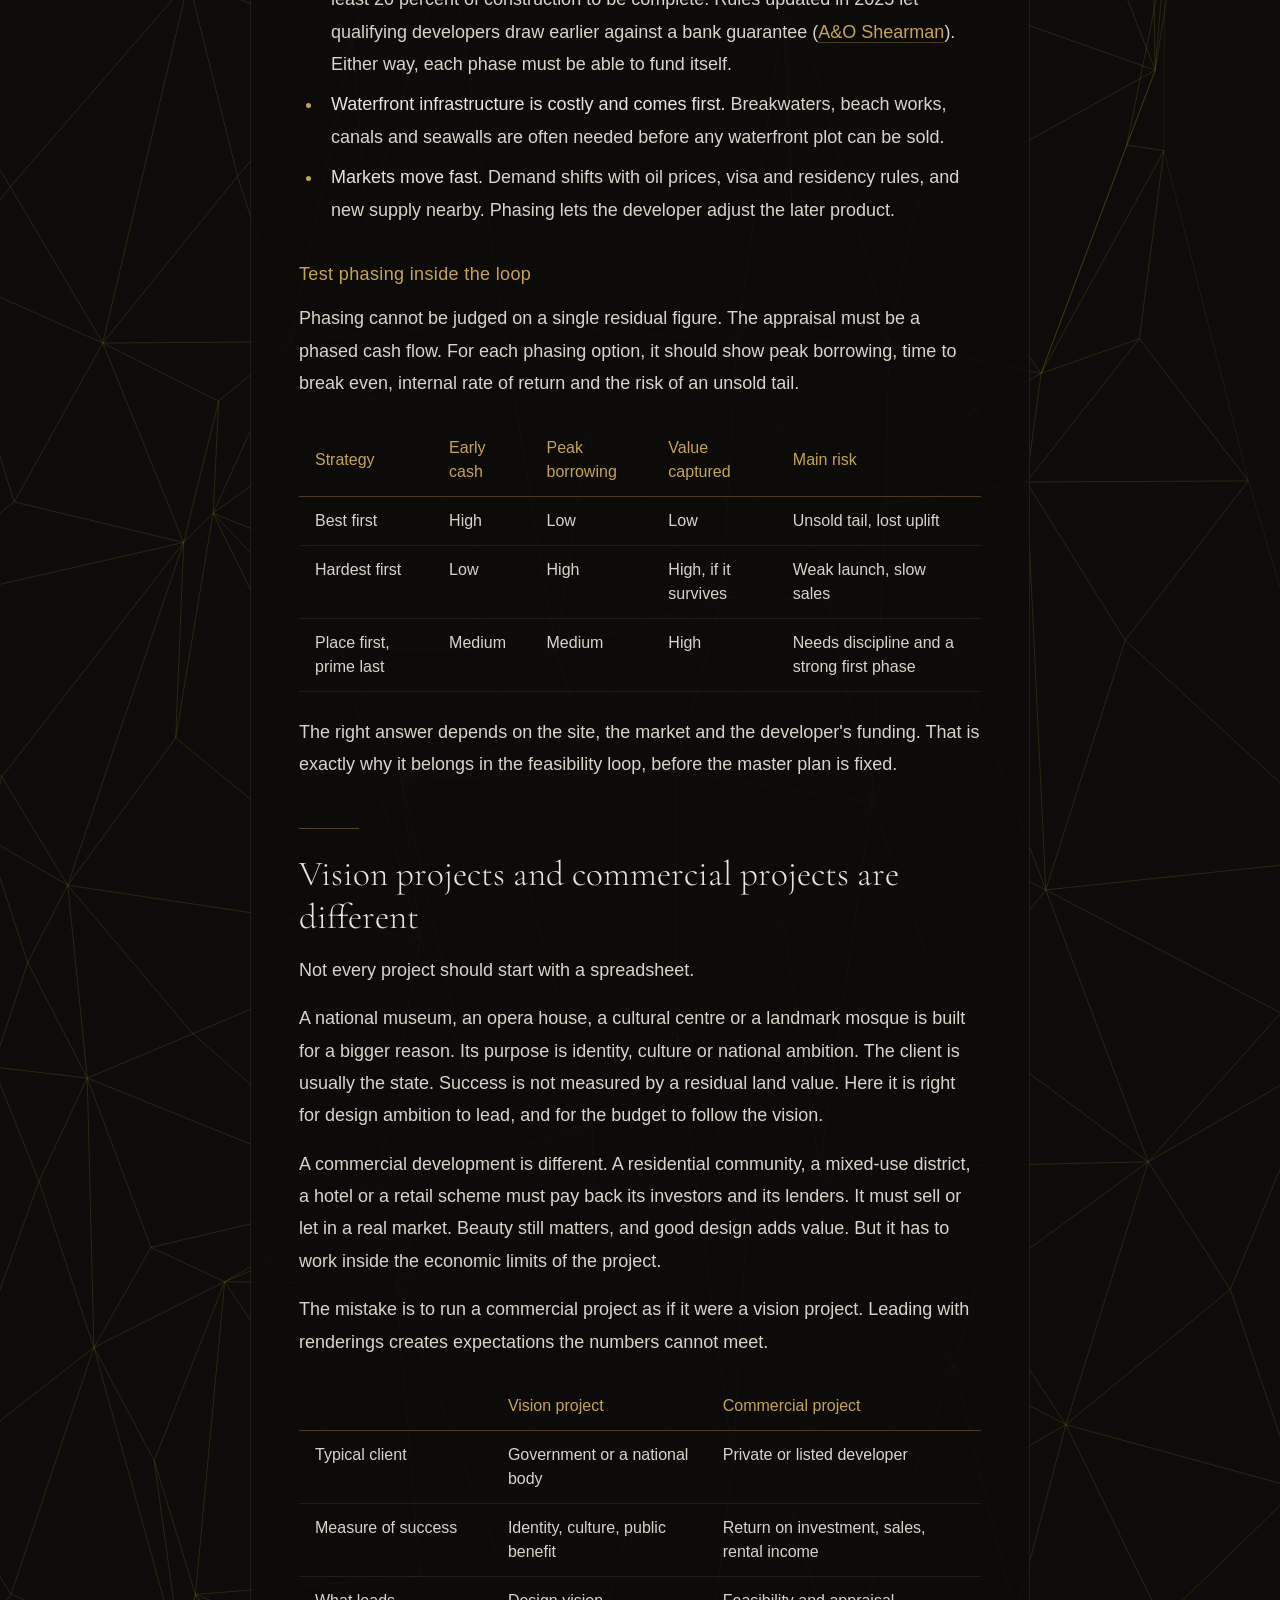
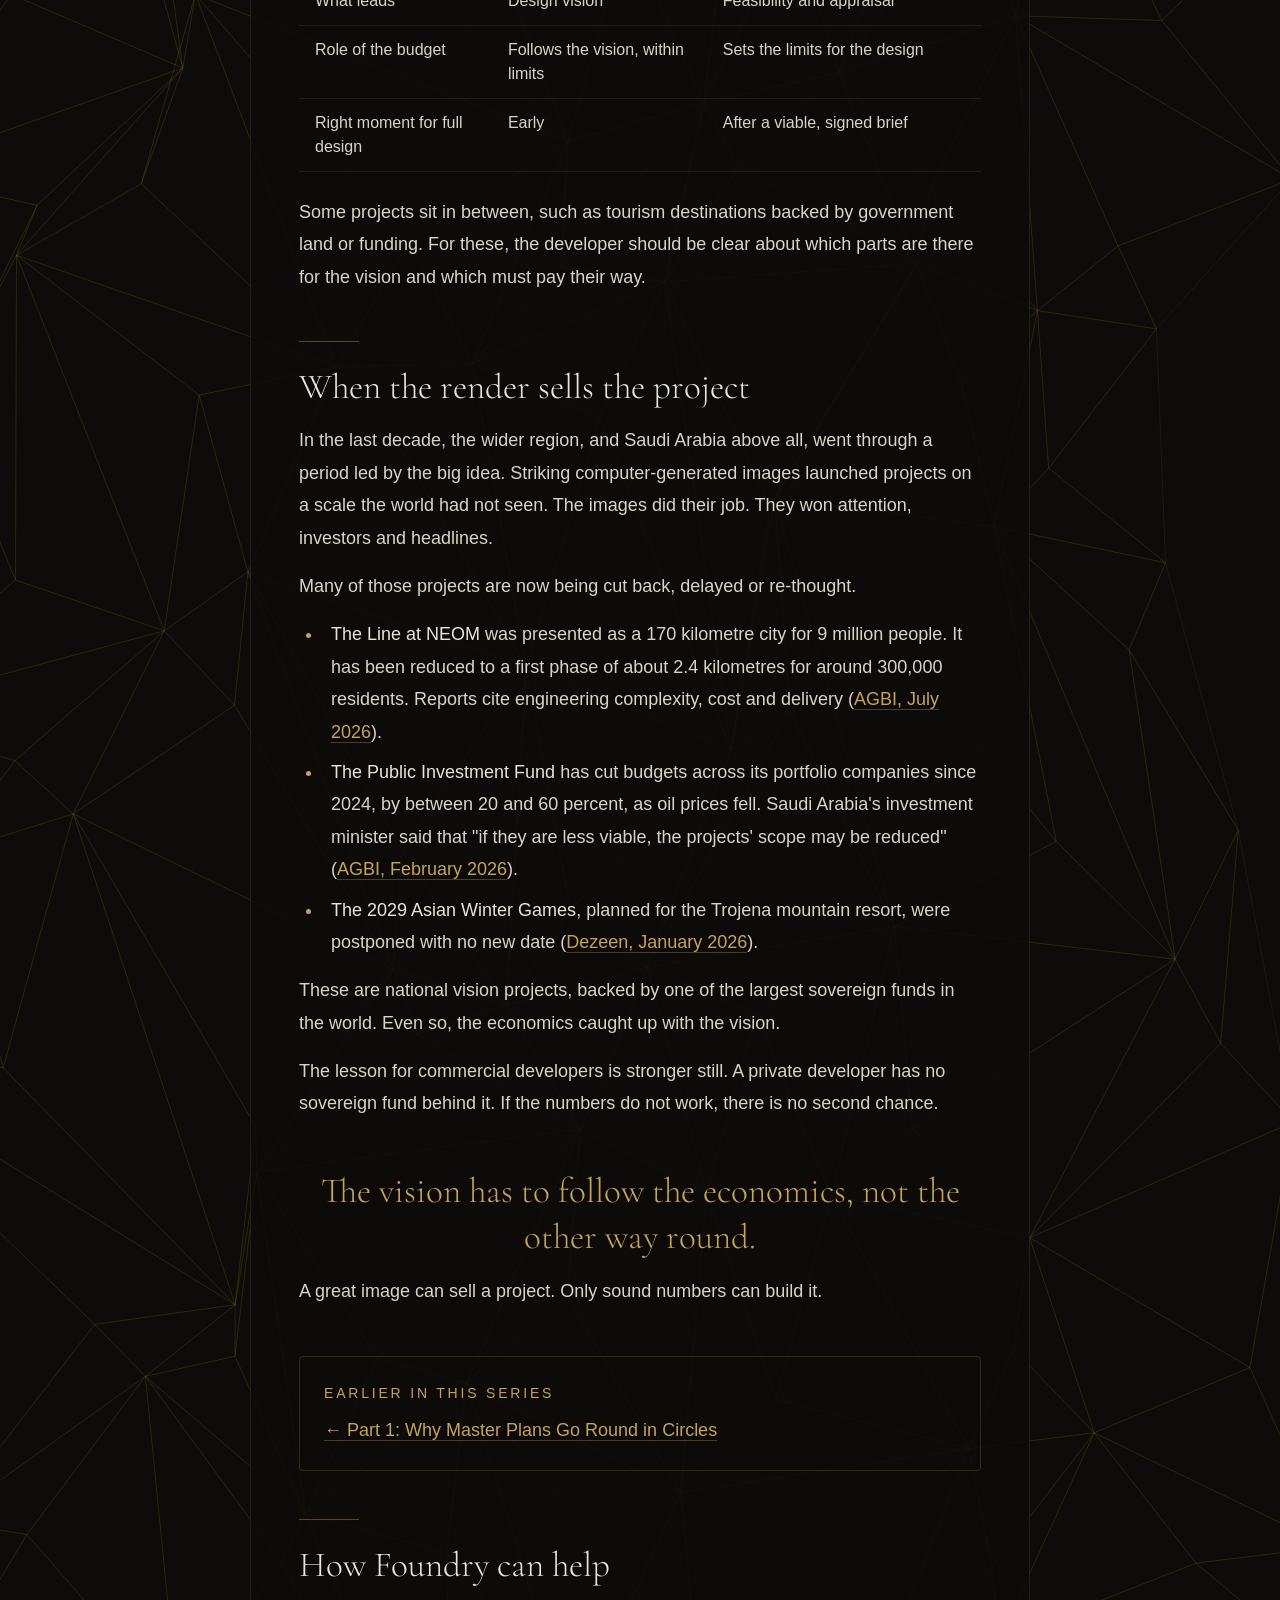
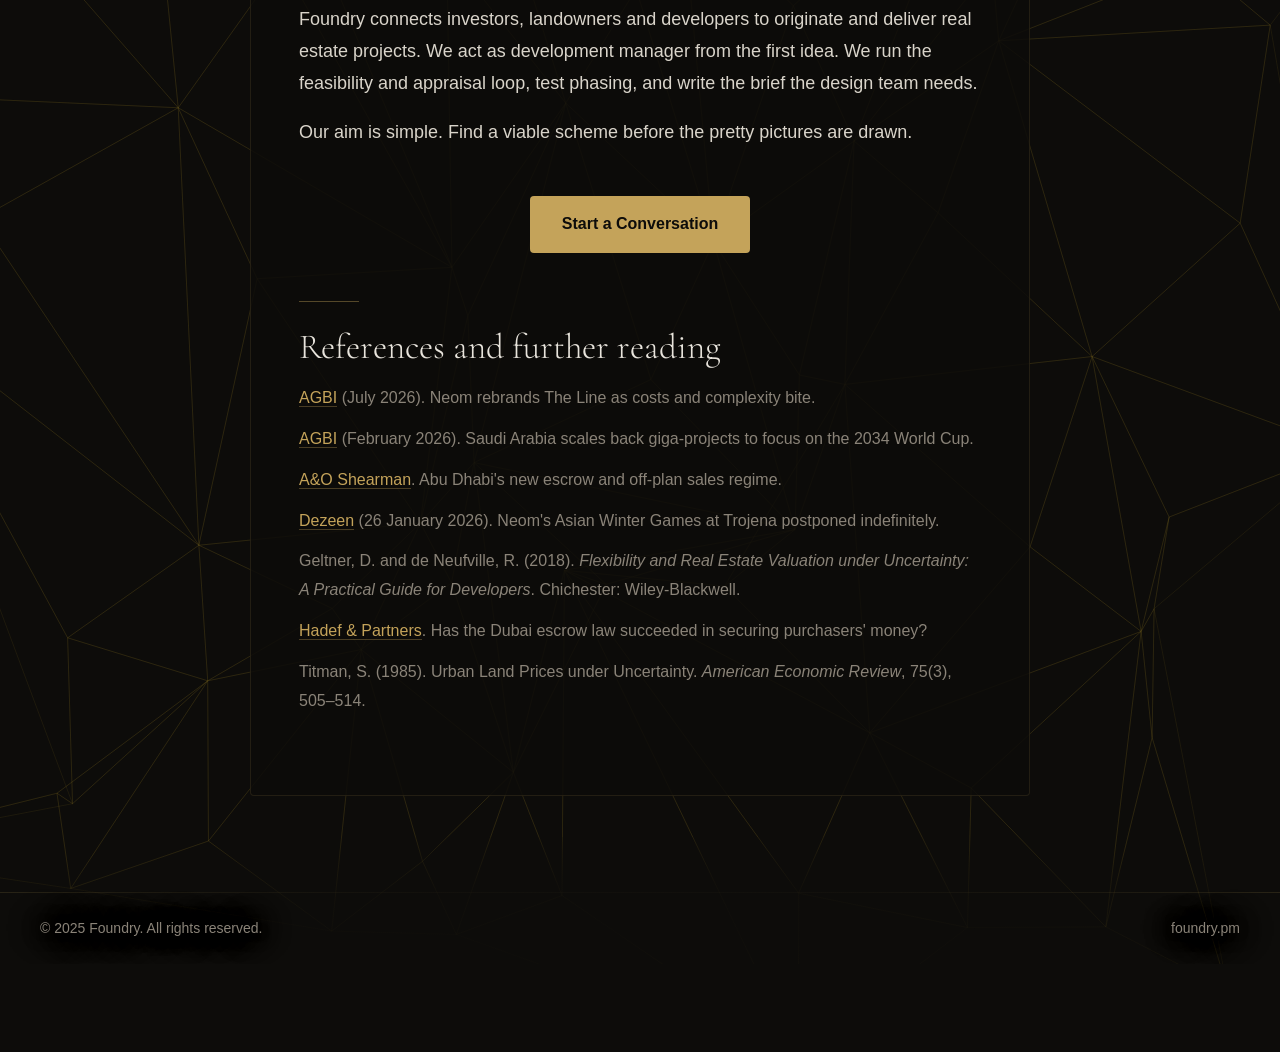
<file: articles/numbers-before-pictures-part-2/index.html>
<!DOCTYPE html>
<html lang="en">
  <head>
    <meta charset="UTF-8" />
    <meta name="viewport" content="width=device-width, initial-scale=1.0, maximum-scale=1" />
    <title>Numbers Before Pictures · Part 2: Phasing, and Why the Vision Must Follow the Economics | Foundry</title>
    <meta name="description" content="How phasing a master plan changes its feasibility, whether to sell the best plots first or last, off-plan escrow rules in Dubai and Abu Dhabi, and why the vision must follow the economics." />
    <link rel="canonical" href="https://foundry.pm/articles/numbers-before-pictures-part-2/" />
    <meta property="og:title" content="Numbers Before Pictures · Part 2: Phasing, and Why the Vision Must Follow the Economics | Foundry" />
    <meta property="og:description" content="How phasing a master plan changes its feasibility, whether to sell the best plots first or last, off-plan escrow rules in Dubai and Abu Dhabi, and why the vision must follow the economics." />
    <meta property="og:type" content="article" />
    <meta property="og:url" content="https://foundry.pm/articles/numbers-before-pictures-part-2/" />
    <meta property="og:image" content="https://foundry.pm/opengraph.jpg" />
    <link rel="icon" type="image/svg+xml" href="data:image/svg+xml,%3Csvg xmlns='http://www.w3.org/2000/svg' viewBox='0 0 32 32'%3E%3Crect width='32' height='32' rx='4' fill='%230D0C0A'/%3E%3Ctext x='7' y='23' font-family='Georgia,serif' font-size='20' font-weight='700' fill='%23C4A35A'%3EF%3C/text%3E%3C/svg%3E" />
    <link rel="preconnect" href="https://fonts.googleapis.com" />
    <link rel="preconnect" href="https://fonts.gstatic.com" crossorigin />
    <link href="https://fonts.googleapis.com/css2?family=Cormorant+Garamond:ital,wght@0,300;0,400;0,500;1,300;1,400&display=swap" rel="stylesheet" />
    <link href="https://api.fontshare.com/v2/css?f[]=satoshi@300,400,500,700&display=swap" rel="stylesheet" />
    <link rel="stylesheet" href="../../assets/index-D7hxxsSs.css" />
    <link rel="stylesheet" href="../../articles/site-extras.css" />
    <script type="application/ld+json">{"@context": "https://schema.org", "@type": "Article", "headline": "Numbers Before Pictures \u00b7 Part 2: Phasing, and Why the Vision Must Follow the Economics", "description": "How phasing a master plan changes its feasibility, whether to sell the best plots first or last, off-plan escrow rules in Dubai and Abu Dhabi, and why the vision must follow the economics.", "datePublished": "2026-09-30", "author": {"@type": "Organization", "name": "Foundry"}, "publisher": {"@type": "Organization", "name": "Foundry", "url": "https://foundry.pm"}, "mainEntityOfPage": "https://foundry.pm/articles/numbers-before-pictures-part-2/", "image": "https://foundry.pm/opengraph.jpg"}</script>
  </head>
  <body>
    <canvas id="page-bg" aria-hidden="true"></canvas>
    <nav class="foundry-nav">
      <div class="nav-container">
        <a class="nav-logo" href="../../" aria-label="Foundry home"><svg class="nav-logo-mark" viewBox="196 196 208 208" aria-hidden="true" focusable="false"><path d="M218.3 260.26L232.89 239.18L250.79 223.56L269.77 215.83L295.78 211.14L317.93 211.78L339.46 219.37L358.14 230.33L374.73 248.69L385.62 270.63L389.56 291.93L388.11 318.37L380.45 339.34L368.6 357L351.47 372.81L330.98 385.37L305.8 389.13L283.18 388.86L261.12 380.19L241.89 369.63L223.68 349.09L213.46 328.38L211.13 307.89L211.99 281.5Z" stroke="#9A7B3F" stroke-width="1" fill="none" opacity="0.35"/><circle cx="218.3" cy="260.26" r="7.28" fill="#D4B469"/><circle cx="232.89" cy="239.18" r="5.73" fill="#E8E4DC"/><circle cx="250.79" cy="223.56" r="3.53" fill="#9A7B3F"/><circle cx="269.77" cy="215.83" r="4.92" fill="#9A7B3F"/><circle cx="295.78" cy="211.14" r="6.55" fill="#9A7B3F"/><circle cx="317.93" cy="211.78" r="5.58" fill="#D4B469"/><circle cx="339.46" cy="219.37" r="3.74" fill="#D4B469"/><circle cx="358.14" cy="230.33" r="9.02" fill="#9A7B3F"/><circle cx="374.73" cy="248.69" r="5.05" fill="#D4B469"/><circle cx="385.62" cy="270.63" r="7.3" fill="#D4B469"/><circle cx="389.56" cy="291.93" r="6.49" fill="#E8E4DC"/><circle cx="388.11" cy="318.37" r="5.84" fill="#9A7B3F"/><circle cx="380.45" cy="339.34" r="4.76" fill="#D4B469"/><circle cx="368.6" cy="357" r="4.85" fill="#D4B469"/><circle cx="351.47" cy="372.81" r="3.09" fill="#D4B469"/><circle cx="330.98" cy="385.37" r="6.11" fill="#9A7B3F"/><circle cx="305.8" cy="389.13" r="7.43" fill="#9A7B3F"/><circle cx="283.18" cy="388.86" r="7.18" fill="#E8E4DC"/><circle cx="261.12" cy="380.19" r="7.81" fill="#9A7B3F"/><circle cx="241.89" cy="369.63" r="3.49" fill="#9A7B3F"/><circle cx="223.68" cy="349.09" r="6.67" fill="#9A7B3F"/><circle cx="213.46" cy="328.38" r="7.47" fill="#9A7B3F"/><circle cx="211.13" cy="307.89" r="3.47" fill="#D4B469"/><circle cx="211.99" cy="281.5" r="5.63" fill="#D4B469"/></svg><span class="nav-logo-text">FOUNDRY<span class="nav-logo-pm">.PM</span></span></a>
        <div class="nav-links">
          <a class="nav-cta nav-calc-link" href="https://student-housing-apraisal.foundry.pm/" target="_blank" rel="noopener">Calculator</a>
          <a class="nav-cta" href="../../articles/">Articles</a>
          <a class="nav-cta" href="../../#contact">Get In Touch</a>
        </div>
      </div>
    </nav>
    <main class="article-wrap">
      <article class="article-container">
        <a class="article-back" href="../">← All articles</a>
        <p class="article-kicker">Foundry essay · Numbers Before Pictures · Part 2</p>
        <h1 class="article-title">Phasing, and Why the Vision Must Follow the Economics</h1>
        <p class="article-subtitle">Seafront first or the plots at the back? How phasing changes feasibility, and what the region&#39;s giga-projects teach commercial developers.</p>
        <p class="article-meta">30 September 2026 · 7 minute read</p>
        <div class="article-body">

          <p class="article-lead">In <a href="../numbers-before-pictures-part-1/">Part 1</a> we argued that commercial developments should loop feasibility and appraisal until the scheme is viable, and only then brief the architect.</p>
          <p>This second essay looks at two questions that follow. Which part of a master plan should be built and sold first? And what happens when the vision is allowed to lead the economics?</p>

          <h2>Phasing: sell the best first, or the hardest first?</h2>
          <p>Phasing is one of the strongest levers in the feasibility loop. The same master plan can make or lose money depending on the order in which it is built and sold.</p>
          <p>The question every developer asks is simple. Do we launch with the seafront villas everyone wants? Or with the plots at the back that nobody wants?</p>
          <p>The honest answer is: usually neither on its own.</p>
          <h3>The case for selling the best first</h3>
          <ul>
            <li>Sales are fast and prices are strong.</li>
            <li>Early cash pays for roads, utilities and marine works.</li>
            <li>Borrowing is lower and finance cost falls.</li>
            <li>The brand launches with success.</li>
          </ul>
          <p>The risk is giving away the project's future. The best land is sold before the place exists, at prices that do not yet reflect the community around it. The developer is left with the hardest plots at the end, when momentum may have faded. These unsold back plots become the "tail" that drags down the final return.</p>
          <h3>The case for selling the hardest first</h3>
          <ul>
            <li>The prime land is kept for later, when the place has matured and prices are higher.</li>
            <li>The developer captures the value it creates.</li>
          </ul>
          <p>The risk here is the opposite. Buyers do not want to buy into a building site with nothing around it. Sales are slow, borrowing is high and the launch can damage the brand. Some schemes never recover from a weak first phase.</p>
          <h3>The middle path: place first, prime last</h3>
          <p>Most successful master-planned communities follow a middle path.</p>
          <figure class="article-figure"><svg viewBox="0 0 760 370" role="img" aria-label="Place first, prime last: one common pattern for a waterfront scheme" font-family="Satoshi, Inter, sans-serif"><defs><marker id="arw4" viewBox="0 0 10 10" refX="9" refY="5" markerWidth="6" markerHeight="6" orient="auto-start-reverse"><path d="M0 0L10 5L0 10z" fill="rgba(232,228,220,0.45)"/></marker></defs><rect x="24" y="10" width="712" height="40" fill="rgba(143,163,184,0.10)" stroke="rgba(232,228,220,0.45)" stroke-width="1"/><text x="40" y="35" text-anchor="start" font-size="11.5" font-weight="400" fill="#8a8378">Sea and beach</text><rect x="24" y="50" width="316" height="90" fill="#9bb58c" fill-opacity="0.13" stroke="#9bb58c" stroke-width="1.2"/><text x="40" y="86" text-anchor="start" font-size="13" font-weight="500" fill="#e8e4dc">Phase 3: prime frontage held back</text><text x="40" y="106" text-anchor="start" font-size="11.5" font-weight="400" fill="#8a8378">sold last, once the place has raised its value</text><rect x="420" y="50" width="120" height="90" fill="#c4a35a" fill-opacity="0.13" stroke="#c4a35a" stroke-width="1.2"/><text x="480.0" y="80" text-anchor="middle" font-size="13" font-weight="500" fill="#e8e4dc">Phase 1</text><text x="480.0" y="100" text-anchor="middle" font-size="11.5" font-weight="400" fill="#8a8378">small premium</text><text x="480.0" y="116" text-anchor="middle" font-size="11.5" font-weight="400" fill="#8a8378">release to set</text><text x="480.0" y="132" text-anchor="middle" font-size="11.5" font-weight="400" fill="#8a8378">the price</text><rect x="540" y="50" width="196" height="90" fill="#9bb58c" fill-opacity="0.13" stroke="#9bb58c" stroke-width="1.2"/><text x="556" y="86" text-anchor="start" font-size="13" font-weight="500" fill="#e8e4dc">Phase 3</text><text x="556" y="106" text-anchor="start" font-size="11.5" font-weight="400" fill="#8a8378">prime frontage held back</text><rect x="24" y="140" width="316" height="90" fill="#8fa3b8" fill-opacity="0.13" stroke="#8fa3b8" stroke-width="1.2"/><rect x="420" y="140" width="316" height="90" fill="#8fa3b8" fill-opacity="0.13" stroke="#8fa3b8" stroke-width="1.2"/><text x="40" y="176" text-anchor="start" font-size="13" font-weight="500" fill="#e8e4dc">Phase 2: core homes and apartments</text><text x="40" y="196" text-anchor="start" font-size="11.5" font-weight="400" fill="#8a8378">priced from what phase 1 achieved</text><text x="436" y="176" text-anchor="start" font-size="13" font-weight="500" fill="#e8e4dc">Phase 2</text><text x="436" y="196" text-anchor="start" font-size="11.5" font-weight="400" fill="#8a8378">mix adjusted to what is selling</text><rect x="24" y="230" width="316" height="90" fill="#c4a35a" fill-opacity="0.13" stroke="#c4a35a" stroke-width="1.2"/><rect x="420" y="230" width="316" height="90" fill="#c4a35a" fill-opacity="0.13" stroke="#c4a35a" stroke-width="1.2"/><text x="40" y="266" text-anchor="start" font-size="13" font-weight="500" fill="#e8e4dc">Phase 1: the gateway</text><text x="40" y="286" text-anchor="start" font-size="11.5" font-weight="400" fill="#8a8378">entrance, school, shops, first homes</text><text x="436" y="266" text-anchor="start" font-size="13" font-weight="500" fill="#e8e4dc">Phase 1: first homes</text><text x="436" y="286" text-anchor="start" font-size="11.5" font-weight="400" fill="#8a8378">a spread of price points to test demand</text><rect x="340" y="50" width="80" height="270" fill="#c4a35a" fill-opacity="0.3" stroke="#c4a35a" stroke-width="1.2"/><text x="384.0" y="185.0" text-anchor="middle" font-size="11.5" font-weight="500" fill="#e8e4dc" transform="rotate(-90 384.0 185.0)">Phase 1: spine road and park to the beach</text><path d="M380.0 356V322" fill="none" stroke="rgba(232,228,220,0.45)" stroke-width="1.5" marker-end="url(#arw4)"/><text x="428" y="350" text-anchor="start" font-size="11.5" font-weight="400" fill="#8a8378">Entrance from the main road, on the landward side</text></svg><figcaption>Illustrative only · not a real site · three phases</figcaption></figure>
          <p><strong>Phase 1 creates the place.</strong> It delivers the entrance, the spine road and a visible amenity, such as a park, beach club, school or shops. It offers a spread of homes across price points to test real demand.</p>
          <p><strong>A small premium release sets the price.</strong> A limited number of prime units are sold early. This proves the top of the market and gives a benchmark for later phases, without giving away the whole frontage.</p>
          <p><strong>Later phases capture the uplift.</strong> Each phase is priced from what the last one achieved. The bulk of the prime frontage is held back until the place is established.</p>
          <p><strong>Weaker plots are lifted by what is next to them.</strong> Plots at the back sell better when they sit beside the school, the park or the shops.</p>
          <h3>What the theory says</h3>
          <p>Real options theory supports this. Sheridan Titman showed that vacant land is an option to build the best building later, and that more uncertainty makes waiting more valuable (<em>American Economic Review</em>, 1985). Each later phase is such an option. Geltner and de Neufville's <em>Flexibility and Real Estate Valuation under Uncertainty</em> (2018) shows how developers can plan and value this flexibility, including changing the mix of later phases as the market moves.</p>
          <h3>Why this matters in the UAE</h3>
          <ul>
            <li><strong>Off-plan sales fund construction, under strict rules.</strong> Dubai's escrow law (Law No. 8 of 2007) ring-fences buyers' money for its own project (<a href="https://hadefpartners.com/news-insights/insights/had-dubai-escrow-law-succeeded-in-securing-purchasers-money/" target="_blank" rel="noopener">Hadef &amp; Partners</a>). In Abu Dhabi, withdrawals from a project escrow account have generally required at least 20 percent of construction to be complete. Rules updated in 2025 let qualifying developers draw earlier against a bank guarantee (<a href="https://www.aoshearman.com/en/insights/abu-dhabis-new-escrow-and-off-plan-sales-regime-from-momentum-to-regulated-delivery" target="_blank" rel="noopener">A&amp;O Shearman</a>). Either way, each phase must be able to fund itself.</li>
            <li><strong>Waterfront infrastructure is costly and comes first.</strong> Breakwaters, beach works, canals and seawalls are often needed before any waterfront plot can be sold.</li>
            <li><strong>Markets move fast.</strong> Demand shifts with oil prices, visa and residency rules, and new supply nearby. Phasing lets the developer adjust the later product.</li>
          </ul>
          <h3>Test phasing inside the loop</h3>
          <p>Phasing cannot be judged on a single residual figure. The appraisal must be a phased cash flow. For each phasing option, it should show peak borrowing, time to break even, internal rate of return and the risk of an unsold tail.</p>
          <div class="table-scroll"><table>
            <thead><tr><th>Strategy</th><th>Early cash</th><th>Peak borrowing</th><th>Value captured</th><th>Main risk</th></tr></thead>
            <tbody>
              <tr><td>Best first</td><td>High</td><td>Low</td><td>Low</td><td>Unsold tail, lost uplift</td></tr>
              <tr><td>Hardest first</td><td>Low</td><td>High</td><td>High, if it survives</td><td>Weak launch, slow sales</td></tr>
              <tr><td>Place first, prime last</td><td>Medium</td><td>Medium</td><td>High</td><td>Needs discipline and a strong first phase</td></tr>
            </tbody>
          </table></div>
          <p>The right answer depends on the site, the market and the developer's funding. That is exactly why it belongs in the feasibility loop, before the master plan is fixed.</p>

          <h2>Vision projects and commercial projects are different</h2>
          <p>Not every project should start with a spreadsheet.</p>
          <p>A national museum, an opera house, a cultural centre or a landmark mosque is built for a bigger reason. Its purpose is identity, culture or national ambition. The client is usually the state. Success is not measured by a residual land value. Here it is right for design ambition to lead, and for the budget to follow the vision.</p>
          <p>A commercial development is different. A residential community, a mixed-use district, a hotel or a retail scheme must pay back its investors and its lenders. It must sell or let in a real market. Beauty still matters, and good design adds value. But it has to work inside the economic limits of the project.</p>
          <p>The mistake is to run a commercial project as if it were a vision project. Leading with renderings creates expectations the numbers cannot meet.</p>
          <div class="table-scroll"><table>
            <thead><tr><th></th><th>Vision project</th><th>Commercial project</th></tr></thead>
            <tbody>
              <tr><td>Typical client</td><td>Government or a national body</td><td>Private or listed developer</td></tr>
              <tr><td>Measure of success</td><td>Identity, culture, public benefit</td><td>Return on investment, sales, rental income</td></tr>
              <tr><td>What leads</td><td>Design vision</td><td>Feasibility and appraisal</td></tr>
              <tr><td>Role of the budget</td><td>Follows the vision, within limits</td><td>Sets the limits for the design</td></tr>
              <tr><td>Right moment for full design</td><td>Early</td><td>After a viable, signed brief</td></tr>
            </tbody>
          </table></div>
          <p>Some projects sit in between, such as tourism destinations backed by government land or funding. For these, the developer should be clear about which parts are there for the vision and which must pay their way.</p>

          <h2>When the render sells the project</h2>
          <p>In the last decade, the wider region, and Saudi Arabia above all, went through a period led by the big idea. Striking computer-generated images launched projects on a scale the world had not seen. The images did their job. They won attention, investors and headlines.</p>
          <p>Many of those projects are now being cut back, delayed or re-thought.</p>
          <ul>
            <li><strong>The Line at NEOM</strong> was presented as a 170 kilometre city for 9 million people. It has been reduced to a first phase of about 2.4 kilometres for around 300,000 residents. Reports cite engineering complexity, cost and delivery (<a href="https://www.agbi.com/analysis/giga-projects/2026/07/neom-rebrands-the-line-as-costs-and-complexity-bite/" target="_blank" rel="noopener">AGBI, July 2026</a>).</li>
            <li><strong>The Public Investment Fund</strong> has cut budgets across its portfolio companies since 2024, by between 20 and 60 percent, as oil prices fell. Saudi Arabia's investment minister said that "if they are less viable, the projects' scope may be reduced" (<a href="https://www.agbi.com/giga-projects/2026/02/saudi-arabia-scales-back-giga-projects-to-focus-on-2034-world-cup/" target="_blank" rel="noopener">AGBI, February 2026</a>).</li>
            <li><strong>The 2029 Asian Winter Games</strong>, planned for the Trojena mountain resort, were postponed with no new date (<a href="https://www.dezeen.com/2026/01/26/neom-trojena-asian-winter-games-2029-postponed/" target="_blank" rel="noopener">Dezeen, January 2026</a>).</li>
          </ul>
          <p>These are national vision projects, backed by one of the largest sovereign funds in the world. Even so, the economics caught up with the vision.</p>
          <p>The lesson for commercial developers is stronger still. A private developer has no sovereign fund behind it. If the numbers do not work, there is no second chance.</p>
          <p class="article-pull">The vision has to follow the economics, not the other way round.</p>
          <p>A great image can sell a project. Only sound numbers can build it.</p>
          <div class="article-series"><p class="series-label">Earlier in this series</p><p><a href="../numbers-before-pictures-part-1/">← Part 1: Why Master Plans Go Round in Circles</a></p></div>
          <h2>How Foundry can help</h2>
          <p>Foundry connects investors, landowners and developers to originate and deliver real estate projects. We act as development manager from the first idea. We run the feasibility and appraisal loop, test phasing, and write the brief the design team needs.</p>
          <p>Our aim is simple. Find a viable scheme before the pretty pictures are drawn.</p>
          <div class="article-cta"><a class="btn-primary" href="../../#contact">Start a Conversation</a></div>
          <h2>References and further reading</h2>
          <ul class="article-refs"><li><a href="https://www.agbi.com/analysis/giga-projects/2026/07/neom-rebrands-the-line-as-costs-and-complexity-bite/" target="_blank" rel="noopener">AGBI</a> (July 2026). Neom rebrands The Line as costs and complexity bite.</li><li><a href="https://www.agbi.com/giga-projects/2026/02/saudi-arabia-scales-back-giga-projects-to-focus-on-2034-world-cup/" target="_blank" rel="noopener">AGBI</a> (February 2026). Saudi Arabia scales back giga-projects to focus on the 2034 World Cup.</li><li><a href="https://www.aoshearman.com/en/insights/abu-dhabis-new-escrow-and-off-plan-sales-regime-from-momentum-to-regulated-delivery" target="_blank" rel="noopener">A&amp;O Shearman</a>. Abu Dhabi&#39;s new escrow and off-plan sales regime.</li><li><a href="https://www.dezeen.com/2026/01/26/neom-trojena-asian-winter-games-2029-postponed/" target="_blank" rel="noopener">Dezeen</a> (26 January 2026). Neom&#39;s Asian Winter Games at Trojena postponed indefinitely.</li><li>Geltner, D. and de Neufville, R. (2018). <em>Flexibility and Real Estate Valuation under Uncertainty: A Practical Guide for Developers</em>. Chichester: Wiley-Blackwell.</li><li><a href="https://hadefpartners.com/news-insights/insights/had-dubai-escrow-law-succeeded-in-securing-purchasers-money/" target="_blank" rel="noopener">Hadef &amp; Partners</a>. Has the Dubai escrow law succeeded in securing purchasers&#39; money?</li><li>Titman, S. (1985). Urban Land Prices under Uncertainty. <em>American Economic Review</em>, 75(3), 505–514.</li></ul>
        </div>
      </article>
    </main>
    <footer class="foundry-footer">
      <div class="footer-inner content-halo">
        <span class="footer-copy">© 2025 Foundry. All rights reserved.</span>
        <span class="footer-domain">foundry.pm</span>
      </div>
    </footer>
    <script src="../../articles/page.js"></script>
  </body>
</html>
</file>
<file: assets/index-D7hxxsSs.css>
@layer properties{@supports (((-webkit-hyphens:none)) and (not (margin-trim:inline))) or ((-moz-orient:inline) and (not (color:rgb(from red r g b)))){*,:before,:after,::backdrop{--tw-translate-x:0;--tw-translate-y:0;--tw-translate-z:0;--tw-rotate-x:initial;--tw-rotate-y:initial;--tw-rotate-z:initial;--tw-skew-x:initial;--tw-skew-y:initial;--tw-space-y-reverse:0;--tw-space-x-reverse:0;--tw-border-style:solid;--tw-leading:initial;--tw-font-weight:initial;--tw-tracking:initial;--tw-ordinal:initial;--tw-slashed-zero:initial;--tw-numeric-figure:initial;--tw-numeric-spacing:initial;--tw-numeric-fraction:initial;--tw-shadow:0 0 #0000;--tw-shadow-color:initial;--tw-shadow-alpha:100%;--tw-inset-shadow:0 0 #0000;--tw-inset-shadow-color:initial;--tw-inset-shadow-alpha:100%;--tw-ring-color:initial;--tw-ring-shadow:0 0 #0000;--tw-inset-ring-color:initial;--tw-inset-ring-shadow:0 0 #0000;--tw-ring-inset:initial;--tw-ring-offset-width:0px;--tw-ring-offset-color:#fff;--tw-ring-offset-shadow:0 0 #0000;--tw-outline-style:solid;--tw-duration:initial;--tw-ease:initial;--tw-content:""}}}@layer theme{:root,:host{--font-sans:ui-sans-serif, system-ui, sans-serif, "Apple Color Emoji", "Segoe UI Emoji", "Segoe UI Symbol", "Noto Color Emoji";--font-mono:ui-monospace, SFMono-Regular, Menlo, Monaco, Consolas, "Liberation Mono", "Courier New", monospace;--color-red-50:oklch(97.1% .013 17.38);--color-red-300:oklch(80.8% .114 19.571);--color-red-400:oklch(70.4% .191 22.216);--color-red-500:oklch(63.7% .237 25.331);--color-red-600:oklch(57.7% .245 27.325);--color-gray-50:oklch(98.5% .002 247.839);--color-gray-600:oklch(44.6% .03 256.802);--color-gray-900:oklch(21% .034 264.665);--color-black:#000;--spacing:.25rem;--container-sm:24rem;--container-md:28rem;--container-lg:32rem;--text-xs:.75rem;--text-xs--line-height:calc(1 / .75);--text-sm:.875rem;--text-sm--line-height:calc(1.25 / .875);--text-base:1rem;--text-base--line-height: 1.5 ;--text-lg:1.125rem;--text-lg--line-height:calc(1.75 / 1.125);--text-xl:1.25rem;--text-2xl:1.5rem;--text-2xl--line-height:calc(2 / 1.5);--font-weight-normal:400;--font-weight-medium:500;--font-weight-semibold:600;--font-weight-bold:700;--tracking-tight:-.025em;--tracking-widest:.1em;--leading-snug:1.375;--leading-normal:1.5;--leading-relaxed:1.625;--radius-sm:.25rem;--radius-md:.375rem;--radius-lg:.5rem;--radius-xl:.75rem;--ease-in-out:cubic-bezier(.4, 0, .2, 1);--animate-spin:spin 1s linear infinite;--animate-pulse:pulse 2s cubic-bezier(.4, 0, .6, 1) infinite;--aspect-video:16 / 9;--default-transition-duration:.15s;--default-transition-timing-function:cubic-bezier(.4, 0, .2, 1);--default-font-family:var(--font-sans);--default-mono-font-family:var(--font-mono)}}@layer base{*,:after,:before,::backdrop{box-sizing:border-box;border:0 solid;margin:0;padding:0}::file-selector-button{box-sizing:border-box;border:0 solid;margin:0;padding:0}html,:host{-webkit-text-size-adjust:100%;tab-size:4;line-height:1.5;font-family:var(--default-font-family,ui-sans-serif, system-ui, sans-serif, "Apple Color Emoji", "Segoe UI Emoji", "Segoe UI Symbol", "Noto Color Emoji");font-feature-settings:var(--default-font-feature-settings,normal);font-variation-settings:var(--default-font-variation-settings,normal);-webkit-tap-highlight-color:transparent}hr{height:0;color:inherit;border-top-width:1px}abbr:where([title]){-webkit-text-decoration:underline dotted;text-decoration:underline dotted}h1,h2,h3,h4,h5,h6{font-size:inherit;font-weight:inherit}a{color:inherit;-webkit-text-decoration:inherit;text-decoration:inherit}b,strong{font-weight:bolder}code,kbd,samp,pre{font-family:var(--default-mono-font-family,ui-monospace, SFMono-Regular, Menlo, Monaco, Consolas, "Liberation Mono", "Courier New", monospace);font-feature-settings:var(--default-mono-font-feature-settings,normal);font-variation-settings:var(--default-mono-font-variation-settings,normal);font-size:1em}small{font-size:80%}sub,sup{vertical-align:baseline;font-size:75%;line-height:0;position:relative}sub{bottom:-.25em}sup{top:-.5em}table{text-indent:0;border-color:inherit;border-collapse:collapse}:-moz-focusring{outline:auto}progress{vertical-align:baseline}summary{display:list-item}ol,ul,menu{list-style:none}img,svg,video,canvas,audio,iframe,embed,object{vertical-align:middle;display:block}img,video{max-width:100%;height:auto}button,input,select,optgroup,textarea{font:inherit;font-feature-settings:inherit;font-variation-settings:inherit;letter-spacing:inherit;color:inherit;opacity:1;background-color:#0000;border-radius:0}::file-selector-button{font:inherit;font-feature-settings:inherit;font-variation-settings:inherit;letter-spacing:inherit;color:inherit;opacity:1;background-color:#0000;border-radius:0}:where(select:is([multiple],[size])) optgroup{font-weight:bolder}:where(select:is([multiple],[size])) optgroup option{padding-inline-start:20px}::file-selector-button{margin-inline-end:4px}::placeholder{opacity:1}@supports (not ((-webkit-appearance:-apple-pay-button))) or (contain-intrinsic-size:1px){::placeholder{color:currentColor}@supports (color:color-mix(in lab,red,red)){::placeholder{color:color-mix(in oklab,currentcolor 50%,transparent)}}}textarea{resize:vertical}::-webkit-search-decoration{-webkit-appearance:none}::-webkit-date-and-time-value{min-height:1lh;text-align:inherit}::-webkit-datetime-edit{display:inline-flex}::-webkit-datetime-edit-fields-wrapper{padding:0}::-webkit-datetime-edit{padding-block:0}::-webkit-datetime-edit-year-field{padding-block:0}::-webkit-datetime-edit-month-field{padding-block:0}::-webkit-datetime-edit-day-field{padding-block:0}::-webkit-datetime-edit-hour-field{padding-block:0}::-webkit-datetime-edit-minute-field{padding-block:0}::-webkit-datetime-edit-second-field{padding-block:0}::-webkit-datetime-edit-millisecond-field{padding-block:0}::-webkit-datetime-edit-meridiem-field{padding-block:0}::-webkit-calendar-picker-indicator{line-height:1}:-moz-ui-invalid{box-shadow:none}button,input:where([type=button],[type=reset],[type=submit]){appearance:button}::file-selector-button{appearance:button}::-webkit-inner-spin-button{height:auto}::-webkit-outer-spin-button{height:auto}[hidden]:where(:not([hidden=until-found])){display:none!important}}@layer components;@layer utilities{.\@container\/field-group{container:field-group/inline-size}.pointer-events-auto{pointer-events:auto}.pointer-events-none{pointer-events:none}.invisible{visibility:hidden}.sr-only{clip-path:inset(50%);white-space:nowrap;border-width:0;width:1px;height:1px;margin:-1px;padding:0;position:absolute;overflow:hidden}.absolute{position:absolute}.fixed{position:fixed}.relative{position:relative}.static{position:static}.inset-0{inset:calc(var(--spacing) * 0)}.inset-x-0{inset-inline:calc(var(--spacing) * 0)}.inset-y-0{inset-block:calc(var(--spacing) * 0)}.start{inset-inline-start:var(--spacing)}.-top-12{top:calc(var(--spacing) * -12)}.top-0{top:calc(var(--spacing) * 0)}.top-1\.5{top:calc(var(--spacing) * 1.5)}.top-1\/2{top:50%}.top-2{top:calc(var(--spacing) * 2)}.top-3\.5{top:calc(var(--spacing) * 3.5)}.top-4{top:calc(var(--spacing) * 4)}.top-\[1px\]{top:1px}.top-\[50\%\]{top:50%}.top-\[60\%\]{top:60%}.top-full{top:100%}.-right-12{right:calc(var(--spacing) * -12)}.right-0{right:calc(var(--spacing) * 0)}.right-1{right:calc(var(--spacing) * 1)}.right-2{right:calc(var(--spacing) * 2)}.right-3{right:calc(var(--spacing) * 3)}.right-4{right:calc(var(--spacing) * 4)}.-bottom-12{bottom:calc(var(--spacing) * -12)}.bottom-0{bottom:calc(var(--spacing) * 0)}.-left-12{left:calc(var(--spacing) * -12)}.left-0{left:calc(var(--spacing) * 0)}.left-1\/2{left:50%}.left-2{left:calc(var(--spacing) * 2)}.left-\[50\%\]{left:50%}.z-10{z-index:10}.z-20{z-index:20}.z-50{z-index:50}.z-\[1\]{z-index:1}.z-\[100\]{z-index:100}.order-first{order:-9999}.order-last{order:9999}.\!m-0{margin:calc(var(--spacing) * 0)!important}.-mx-1{margin-inline:calc(var(--spacing) * -1)}.mx-2{margin-inline:calc(var(--spacing) * 2)}.mx-3\.5{margin-inline:calc(var(--spacing) * 3.5)}.mx-4{margin-inline:calc(var(--spacing) * 4)}.mx-auto{margin-inline:auto}.-my-2{margin-block:calc(var(--spacing) * -2)}.my-0{margin-block:calc(var(--spacing) * 0)}.my-0\.5{margin-block:calc(var(--spacing) * .5)}.my-1{margin-block:calc(var(--spacing) * 1)}.-mt-4{margin-top:calc(var(--spacing) * -4)}.mt-1\.5{margin-top:calc(var(--spacing) * 1.5)}.mt-2{margin-top:calc(var(--spacing) * 2)}.mt-4{margin-top:calc(var(--spacing) * 4)}.mt-24{margin-top:calc(var(--spacing) * 24)}.mt-auto{margin-top:auto}.mr-2{margin-right:calc(var(--spacing) * 2)}.mb-1{margin-bottom:calc(var(--spacing) * 1)}.mb-2{margin-bottom:calc(var(--spacing) * 2)}.mb-3{margin-bottom:calc(var(--spacing) * 3)}.mb-4{margin-bottom:calc(var(--spacing) * 4)}.-ml-4{margin-left:calc(var(--spacing) * -4)}.ml-1{margin-left:calc(var(--spacing) * 1)}.ml-4{margin-left:calc(var(--spacing) * 4)}.ml-auto{margin-left:auto}.line-clamp-2{-webkit-line-clamp:2;-webkit-box-orient:vertical;display:-webkit-box;overflow:hidden}.block{display:block}.flex{display:flex}.grid{display:grid}.hidden{display:none}.inline-flex{display:inline-flex}.table{display:table}.aspect-square{aspect-ratio:1}.aspect-video{aspect-ratio:var(--aspect-video)}.size-4{width:calc(var(--spacing) * 4);height:calc(var(--spacing) * 4)}.size-6{width:calc(var(--spacing) * 6);height:calc(var(--spacing) * 6)}.size-8{width:calc(var(--spacing) * 8);height:calc(var(--spacing) * 8)}.size-10{width:calc(var(--spacing) * 10);height:calc(var(--spacing) * 10)}.size-\[--cell-size\]{width:--cell-size;height:--cell-size}.h-1\.5{height:calc(var(--spacing) * 1.5)}.h-2{height:calc(var(--spacing) * 2)}.h-2\.5{height:calc(var(--spacing) * 2.5)}.h-3{height:calc(var(--spacing) * 3)}.h-3\.5{height:calc(var(--spacing) * 3.5)}.h-4{height:calc(var(--spacing) * 4)}.h-5{height:calc(var(--spacing) * 5)}.h-6{height:calc(var(--spacing) * 6)}.h-7{height:calc(var(--spacing) * 7)}.h-8{height:calc(var(--spacing) * 8)}.h-9{height:calc(var(--spacing) * 9)}.h-10{height:calc(var(--spacing) * 10)}.h-12{height:calc(var(--spacing) * 12)}.h-\[--cell-size\]{height:--cell-size}.h-\[1px\]{height:1px}.h-\[var\(--radix-navigation-menu-viewport-height\)\]{height:var(--radix-navigation-menu-viewport-height)}.h-\[var\(--radix-select-trigger-height\)\]{height:var(--radix-select-trigger-height)}.h-auto{height:auto}.h-full{height:100%}.h-px{height:1px}.h-svh{height:100svh}.max-h-\[--radix-context-menu-content-available-height\]{max-height:--radix-context-menu-content-available-height}.max-h-\[--radix-select-content-available-height\]{max-height:--radix-select-content-available-height}.max-h-\[300px\]{max-height:300px}.max-h-\[var\(--radix-dropdown-menu-content-available-height\)\]{max-height:var(--radix-dropdown-menu-content-available-height)}.max-h-screen{max-height:100vh}.min-h-0{min-height:calc(var(--spacing) * 0)}.min-h-8{min-height:calc(var(--spacing) * 8)}.min-h-9{min-height:calc(var(--spacing) * 9)}.min-h-10{min-height:calc(var(--spacing) * 10)}.min-h-\[60px\]{min-height:60px}.min-h-screen{min-height:100vh}.min-h-svh{min-height:100svh}.w-0{width:calc(var(--spacing) * 0)}.w-1{width:calc(var(--spacing) * 1)}.w-2{width:calc(var(--spacing) * 2)}.w-2\.5{width:calc(var(--spacing) * 2.5)}.w-3{width:calc(var(--spacing) * 3)}.w-3\.5{width:calc(var(--spacing) * 3.5)}.w-3\/4{width:75%}.w-4{width:calc(var(--spacing) * 4)}.w-5{width:calc(var(--spacing) * 5)}.w-7{width:calc(var(--spacing) * 7)}.w-8{width:calc(var(--spacing) * 8)}.w-9{width:calc(var(--spacing) * 9)}.w-10{width:calc(var(--spacing) * 10)}.w-64{width:calc(var(--spacing) * 64)}.w-72{width:calc(var(--spacing) * 72)}.w-\[--cell-size\]{width:--cell-size}.w-\[1px\]{width:1px}.w-\[100px\]{width:100px}.w-\[var\(--sidebar-width\)\]{width:var(--sidebar-width)}.w-auto{width:auto}.w-fit{width:fit-content}.w-full{width:100%}.w-max{width:max-content}.w-px{width:1px}.max-w-\[var\(--skeleton-width\)\]{max-width:var(--skeleton-width)}.max-w-lg{max-width:var(--container-lg)}.max-w-max{max-width:max-content}.max-w-md{max-width:var(--container-md)}.max-w-sm{max-width:var(--container-sm)}.min-w-0{min-width:calc(var(--spacing) * 0)}.min-w-5{min-width:calc(var(--spacing) * 5)}.min-w-8{min-width:calc(var(--spacing) * 8)}.min-w-9{min-width:calc(var(--spacing) * 9)}.min-w-10{min-width:calc(var(--spacing) * 10)}.min-w-\[--cell-size\]{min-width:--cell-size}.min-w-\[8rem\]{min-width:8rem}.min-w-\[12rem\]{min-width:12rem}.min-w-\[var\(--radix-select-trigger-width\)\]{min-width:var(--radix-select-trigger-width)}.flex-1{flex:1}.shrink-0{flex-shrink:0}.grow{flex-grow:1}.grow-0{flex-grow:0}.basis-full{flex-basis:100%}.caption-bottom{caption-side:bottom}.border-collapse{border-collapse:collapse}.origin-\[--radix-context-menu-content-transform-origin\]{transform-origin:--radix-context-menu-content-transform-origin}.origin-\[--radix-dropdown-menu-content-transform-origin\]{transform-origin:--radix-dropdown-menu-content-transform-origin}.origin-\[--radix-hover-card-content-transform-origin\]{transform-origin:--radix-hover-card-content-transform-origin}.origin-\[--radix-menubar-content-transform-origin\]{transform-origin:--radix-menubar-content-transform-origin}.origin-\[--radix-popover-content-transform-origin\]{transform-origin:--radix-popover-content-transform-origin}.origin-\[--radix-select-content-transform-origin\]{transform-origin:--radix-select-content-transform-origin}.origin-\[--radix-tooltip-content-transform-origin\]{transform-origin:--radix-tooltip-content-transform-origin}.-translate-x-1\/2{--tw-translate-x: -50% ;translate:var(--tw-translate-x) var(--tw-translate-y)}.-translate-x-px{--tw-translate-x:-1px;translate:var(--tw-translate-x) var(--tw-translate-y)}.translate-x-\[-50\%\]{--tw-translate-x:-50%;translate:var(--tw-translate-x) var(--tw-translate-y)}.translate-x-px{--tw-translate-x:1px;translate:var(--tw-translate-x) var(--tw-translate-y)}.-translate-y-1\/2{--tw-translate-y: -50% ;translate:var(--tw-translate-x) var(--tw-translate-y)}.translate-y-\[-50\%\]{--tw-translate-y:-50%;translate:var(--tw-translate-x) var(--tw-translate-y)}.rotate-45{rotate:45deg}.rotate-90{rotate:90deg}.transform{transform:var(--tw-rotate-x,) var(--tw-rotate-y,) var(--tw-rotate-z,) var(--tw-skew-x,) var(--tw-skew-y,)}.animate-pulse{animation:var(--animate-pulse)}.animate-spin{animation:var(--animate-spin)}.cursor-default{cursor:default}.cursor-pointer{cursor:pointer}.cursor-text{cursor:text}.touch-none{touch-action:none}.resize{resize:both}.resize-none{resize:none}.list-disc{list-style-type:disc}.list-none{list-style-type:none}.flex-col{flex-direction:column}.flex-col-reverse{flex-direction:column-reverse}.flex-row{flex-direction:row}.flex-wrap{flex-wrap:wrap}.place-content-center{place-content:center}.items-center{align-items:center}.items-end{align-items:flex-end}.items-start{align-items:flex-start}.items-stretch{align-items:stretch}.justify-between{justify-content:space-between}.justify-center{justify-content:center}.justify-start{justify-content:flex-start}.gap-1{gap:calc(var(--spacing) * 1)}.gap-1\.5{gap:calc(var(--spacing) * 1.5)}.gap-2{gap:calc(var(--spacing) * 2)}.gap-2\.5{gap:calc(var(--spacing) * 2.5)}.gap-3{gap:calc(var(--spacing) * 3)}.gap-4{gap:calc(var(--spacing) * 4)}.gap-6{gap:calc(var(--spacing) * 6)}.gap-7{gap:calc(var(--spacing) * 7)}:where(.space-y-1\.5>:not(:last-child)){--tw-space-y-reverse:0;margin-block-start:calc(calc(var(--spacing) * 1.5) * var(--tw-space-y-reverse));margin-block-end:calc(calc(var(--spacing) * 1.5) * calc(1 - var(--tw-space-y-reverse)))}:where(.space-y-2>:not(:last-child)){--tw-space-y-reverse:0;margin-block-start:calc(calc(var(--spacing) * 2) * var(--tw-space-y-reverse));margin-block-end:calc(calc(var(--spacing) * 2) * calc(1 - var(--tw-space-y-reverse)))}:where(.space-x-1>:not(:last-child)){--tw-space-x-reverse:0;margin-inline-start:calc(calc(var(--spacing) * 1) * var(--tw-space-x-reverse));margin-inline-end:calc(calc(var(--spacing) * 1) * calc(1 - var(--tw-space-x-reverse)))}:where(.space-x-4>:not(:last-child)){--tw-space-x-reverse:0;margin-inline-start:calc(calc(var(--spacing) * 4) * var(--tw-space-x-reverse));margin-inline-end:calc(calc(var(--spacing) * 4) * calc(1 - var(--tw-space-x-reverse)))}.self-stretch{align-self:stretch}.overflow-auto{overflow:auto}.overflow-hidden{overflow:hidden}.overflow-x-hidden{overflow-x:hidden}.overflow-y-auto{overflow-y:auto}.rounded-\[2px\]{border-radius:2px}.rounded-\[calc\(var\(--radius\)-5px\)\]{border-radius:calc(var(--radius) - 5px)}.rounded-\[inherit\]{border-radius:inherit}.rounded-full{border-radius:3.40282e38px}.rounded-lg{border-radius:var(--radius-lg)}.rounded-md{border-radius:var(--radius-md)}.rounded-none{border-radius:0}.rounded-sm{border-radius:var(--radius-sm)}.rounded-xl{border-radius:var(--radius-xl)}.rounded-t-\[10px\]{border-top-left-radius:10px;border-top-right-radius:10px}.rounded-l-md{border-top-left-radius:var(--radius-md);border-bottom-left-radius:var(--radius-md)}.rounded-tl-sm{border-top-left-radius:var(--radius-sm)}.rounded-r-md{border-top-right-radius:var(--radius-md);border-bottom-right-radius:var(--radius-md)}.border{border-style:var(--tw-border-style);border-width:1px}.border-0{border-style:var(--tw-border-style);border-width:0}.border-2{border-style:var(--tw-border-style);border-width:2px}.border-\[1\.5px\]{border-style:var(--tw-border-style);border-width:1.5px}.border-y{border-block-style:var(--tw-border-style);border-block-width:1px}.border-t{border-top-style:var(--tw-border-style);border-top-width:1px}.border-r{border-right-style:var(--tw-border-style);border-right-width:1px}.border-b{border-bottom-style:var(--tw-border-style);border-bottom-width:1px}.border-l{border-left-style:var(--tw-border-style);border-left-width:1px}.border-dashed{--tw-border-style:dashed;border-style:dashed}.\[border-color\:var\(--badge-outline\)\]{border-color:var(--badge-outline)}.\[border-color\:var\(--button-outline\)\]{border-color:var(--button-outline)}.border-\[--color-border\]{border-color:--color-border}.border-transparent{border-color:#0000}.border-t-transparent{border-top-color:#0000}.border-l-transparent{border-left-color:#0000}.bg-\[--color-bg\]{background-color:--color-bg}.bg-black\/80{background-color:#000c}@supports (color:color-mix(in lab,red,red)){.bg-black\/80{background-color:color-mix(in oklab,var(--color-black) 80%,transparent)}}.bg-gray-50{background-color:var(--color-gray-50)}.bg-transparent{background-color:#0000}.fill-current{fill:currentColor}.p-0{padding:calc(var(--spacing) * 0)}.p-1{padding:calc(var(--spacing) * 1)}.p-2{padding:calc(var(--spacing) * 2)}.p-3{padding:calc(var(--spacing) * 3)}.p-4{padding:calc(var(--spacing) * 4)}.p-6{padding:calc(var(--spacing) * 6)}.p-\[1px\]{padding:1px}.px-1{padding-inline:calc(var(--spacing) * 1)}.px-1\.5{padding-inline:calc(var(--spacing) * 1.5)}.px-2{padding-inline:calc(var(--spacing) * 2)}.px-2\.5{padding-inline:calc(var(--spacing) * 2.5)}.px-3{padding-inline:calc(var(--spacing) * 3)}.px-4{padding-inline:calc(var(--spacing) * 4)}.px-8{padding-inline:calc(var(--spacing) * 8)}.px-\[--cell-size\]{padding-inline:--cell-size}.py-0\.5{padding-block:calc(var(--spacing) * .5)}.py-1{padding-block:calc(var(--spacing) * 1)}.py-1\.5{padding-block:calc(var(--spacing) * 1.5)}.py-2{padding-block:calc(var(--spacing) * 2)}.py-3{padding-block:calc(var(--spacing) * 3)}.py-4{padding-block:calc(var(--spacing) * 4)}.py-6{padding-block:calc(var(--spacing) * 6)}.pt-0{padding-top:calc(var(--spacing) * 0)}.pt-3{padding-top:calc(var(--spacing) * 3)}.pt-4{padding-top:calc(var(--spacing) * 4)}.pt-6{padding-top:calc(var(--spacing) * 6)}.pr-1{padding-right:calc(var(--spacing) * 1)}.pr-2{padding-right:calc(var(--spacing) * 2)}.pr-2\.5{padding-right:calc(var(--spacing) * 2.5)}.pr-3{padding-right:calc(var(--spacing) * 3)}.pr-8{padding-right:calc(var(--spacing) * 8)}.pb-3{padding-bottom:calc(var(--spacing) * 3)}.pb-4{padding-bottom:calc(var(--spacing) * 4)}.pl-2{padding-left:calc(var(--spacing) * 2)}.pl-2\.5{padding-left:calc(var(--spacing) * 2.5)}.pl-3{padding-left:calc(var(--spacing) * 3)}.pl-4{padding-left:calc(var(--spacing) * 4)}.pl-8{padding-left:calc(var(--spacing) * 8)}.text-center{text-align:center}.text-left{text-align:left}.align-middle{vertical-align:middle}.font-mono{font-family:var(--font-mono)}.font-sans{font-family:var(--font-sans)}.text-2xl{font-size:var(--text-2xl);line-height:var(--tw-leading,var(--text-2xl--line-height))}.text-base{font-size:var(--text-base);line-height:var(--tw-leading,var(--text-base--line-height))}.text-lg{font-size:var(--text-lg);line-height:var(--tw-leading,var(--text-lg--line-height))}.text-sm{font-size:var(--text-sm);line-height:var(--tw-leading,var(--text-sm--line-height))}.text-sm\/relaxed{font-size:var(--text-sm);line-height:var(--leading-relaxed)}.text-xs{font-size:var(--text-xs);line-height:var(--tw-leading,var(--text-xs--line-height))}.text-\[0\.8rem\]{font-size:.8rem}.leading-none{--tw-leading:1;line-height:1}.leading-normal{--tw-leading:var(--leading-normal);line-height:var(--leading-normal)}.leading-snug{--tw-leading:var(--leading-snug);line-height:var(--leading-snug)}.font-bold{--tw-font-weight:var(--font-weight-bold);font-weight:var(--font-weight-bold)}.font-medium{--tw-font-weight:var(--font-weight-medium);font-weight:var(--font-weight-medium)}.font-normal{--tw-font-weight:var(--font-weight-normal);font-weight:var(--font-weight-normal)}.font-semibold{--tw-font-weight:var(--font-weight-semibold);font-weight:var(--font-weight-semibold)}.tracking-tight{--tw-tracking:var(--tracking-tight);letter-spacing:var(--tracking-tight)}.tracking-widest{--tw-tracking:var(--tracking-widest);letter-spacing:var(--tracking-widest)}.text-balance{text-wrap:balance}.break-words{overflow-wrap:break-word}.whitespace-nowrap{white-space:nowrap}.text-current{color:currentColor}.text-gray-600{color:var(--color-gray-600)}.text-gray-900{color:var(--color-gray-900)}.text-red-500{color:var(--color-red-500)}.tabular-nums{--tw-numeric-spacing:tabular-nums;font-variant-numeric:var(--tw-ordinal,) var(--tw-slashed-zero,) var(--tw-numeric-figure,) var(--tw-numeric-spacing,) var(--tw-numeric-fraction,)}.underline-offset-4{text-underline-offset:4px}.opacity-0{opacity:0}.opacity-50{opacity:.5}.opacity-60{opacity:.6}.opacity-70{opacity:.7}.opacity-90{opacity:.9}.shadow{--tw-shadow:0 1px 3px 0 var(--tw-shadow-color,#0000001a), 0 1px 2px -1px var(--tw-shadow-color,#0000001a);box-shadow:var(--tw-inset-shadow),var(--tw-inset-ring-shadow),var(--tw-ring-offset-shadow),var(--tw-ring-shadow),var(--tw-shadow)}.shadow-\[0_0_0_1px_hsl\(var\(--sidebar-border\)\)\]{--tw-shadow:0 0 0 1px var(--tw-shadow-color,hsl(var(--sidebar-border)));box-shadow:var(--tw-inset-shadow),var(--tw-inset-ring-shadow),var(--tw-ring-offset-shadow),var(--tw-ring-shadow),var(--tw-shadow)}.shadow-lg{--tw-shadow:0 10px 15px -3px var(--tw-shadow-color,#0000001a), 0 4px 6px -4px var(--tw-shadow-color,#0000001a);box-shadow:var(--tw-inset-shadow),var(--tw-inset-ring-shadow),var(--tw-ring-offset-shadow),var(--tw-ring-shadow),var(--tw-shadow)}.shadow-md{--tw-shadow:0 4px 6px -1px var(--tw-shadow-color,#0000001a), 0 2px 4px -2px var(--tw-shadow-color,#0000001a);box-shadow:var(--tw-inset-shadow),var(--tw-inset-ring-shadow),var(--tw-ring-offset-shadow),var(--tw-ring-shadow),var(--tw-shadow)}.shadow-none{--tw-shadow:0 0 #0000;box-shadow:var(--tw-inset-shadow),var(--tw-inset-ring-shadow),var(--tw-ring-offset-shadow),var(--tw-ring-shadow),var(--tw-shadow)}.shadow-sm{--tw-shadow:0 1px 3px 0 var(--tw-shadow-color,#0000001a), 0 1px 2px -1px var(--tw-shadow-color,#0000001a);box-shadow:var(--tw-inset-shadow),var(--tw-inset-ring-shadow),var(--tw-ring-offset-shadow),var(--tw-ring-shadow),var(--tw-shadow)}.shadow-xl{--tw-shadow:0 20px 25px -5px var(--tw-shadow-color,#0000001a), 0 8px 10px -6px var(--tw-shadow-color,#0000001a);box-shadow:var(--tw-inset-shadow),var(--tw-inset-ring-shadow),var(--tw-ring-offset-shadow),var(--tw-ring-shadow),var(--tw-shadow)}.shadow-xs{--tw-shadow:0 1px 2px 0 var(--tw-shadow-color,#0000000d);box-shadow:var(--tw-inset-shadow),var(--tw-inset-ring-shadow),var(--tw-ring-offset-shadow),var(--tw-ring-shadow),var(--tw-shadow)}.ring-0{--tw-ring-shadow:var(--tw-ring-inset,) 0 0 0 calc(0px + var(--tw-ring-offset-width)) var(--tw-ring-color,currentcolor);box-shadow:var(--tw-inset-shadow),var(--tw-inset-ring-shadow),var(--tw-ring-offset-shadow),var(--tw-ring-shadow),var(--tw-shadow)}.ring-1{--tw-ring-shadow:var(--tw-ring-inset,) 0 0 0 calc(1px + var(--tw-ring-offset-width)) var(--tw-ring-color,currentcolor);box-shadow:var(--tw-inset-shadow),var(--tw-inset-ring-shadow),var(--tw-ring-offset-shadow),var(--tw-ring-shadow),var(--tw-shadow)}.outline-hidden{--tw-outline-style:none;outline-style:none}@media(forced-colors:active){.outline-hidden{outline-offset:2px;outline:2px solid #0000}}.outline{outline-style:var(--tw-outline-style);outline-width:1px}.outline-2{outline-style:var(--tw-outline-style);outline-width:2px}.outline-offset-2{outline-offset:2px}.outline-transparent{outline-color:#0000}.transition{transition-property:color,background-color,border-color,outline-color,text-decoration-color,fill,stroke,--tw-gradient-from,--tw-gradient-via,--tw-gradient-to,opacity,box-shadow,transform,translate,scale,rotate,filter,-webkit-backdrop-filter,backdrop-filter,display,content-visibility,overlay,pointer-events;transition-timing-function:var(--tw-ease,var(--default-transition-timing-function));transition-duration:var(--tw-duration,var(--default-transition-duration))}.transition-\[color\,box-shadow\]{transition-property:color,box-shadow;transition-timing-function:var(--tw-ease,var(--default-transition-timing-function));transition-duration:var(--tw-duration,var(--default-transition-duration))}.transition-\[left\,right\,width\]{transition-property:left,right,width;transition-timing-function:var(--tw-ease,var(--default-transition-timing-function));transition-duration:var(--tw-duration,var(--default-transition-duration))}.transition-\[margin\,opacity\]{transition-property:margin,opacity;transition-timing-function:var(--tw-ease,var(--default-transition-timing-function));transition-duration:var(--tw-duration,var(--default-transition-duration))}.transition-\[width\,height\,padding\]{transition-property:width,height,padding;transition-timing-function:var(--tw-ease,var(--default-transition-timing-function));transition-duration:var(--tw-duration,var(--default-transition-duration))}.transition-\[width\]{transition-property:width;transition-timing-function:var(--tw-ease,var(--default-transition-timing-function));transition-duration:var(--tw-duration,var(--default-transition-duration))}.transition-all{transition-property:all;transition-timing-function:var(--tw-ease,var(--default-transition-timing-function));transition-duration:var(--tw-duration,var(--default-transition-duration))}.transition-colors{transition-property:color,background-color,border-color,outline-color,text-decoration-color,fill,stroke,--tw-gradient-from,--tw-gradient-via,--tw-gradient-to;transition-timing-function:var(--tw-ease,var(--default-transition-timing-function));transition-duration:var(--tw-duration,var(--default-transition-duration))}.transition-opacity{transition-property:opacity;transition-timing-function:var(--tw-ease,var(--default-transition-timing-function));transition-duration:var(--tw-duration,var(--default-transition-duration))}.transition-transform{transition-property:transform,translate,scale,rotate;transition-timing-function:var(--tw-ease,var(--default-transition-timing-function));transition-duration:var(--tw-duration,var(--default-transition-duration))}.duration-100{--tw-duration:.1s;transition-duration:.1s}.duration-200{--tw-duration:.2s;transition-duration:.2s}.duration-300{--tw-duration:.3s;transition-duration:.3s}.duration-1000{--tw-duration:1s;transition-duration:1s}.ease-in-out{--tw-ease:var(--ease-in-out);transition-timing-function:var(--ease-in-out)}.ease-linear{--tw-ease:linear;transition-timing-function:linear}.outline-none{--tw-outline-style:none;outline-style:none}.select-none{-webkit-user-select:none;user-select:none}.\[--cell-size\:2rem\]{--cell-size:2rem}.group-focus-within\/menu-item\:opacity-100:is(:where(.group\/menu-item):focus-within *){opacity:1}@media(hover:hover){.group-hover\:opacity-100:is(:where(.group):hover *),.group-hover\/menu-item\:opacity-100:is(:where(.group\/menu-item):hover *){opacity:1}}.group-has-data-\[sidebar\=menu-action\]\/menu-item\:pr-8:is(:where(.group\/menu-item):has([data-sidebar=menu-action]) *){padding-right:calc(var(--spacing) * 8)}.group-has-\[\[data-orientation\=horizontal\]\]\/field\:text-balance:is(:where(.group\/field):has([data-orientation=horizontal]) *){text-wrap:balance}.group-has-\[\[data-slot\=item-description\]\]\/item\:translate-y-0\.5:is(:where(.group\/item):has([data-slot=item-description]) *){--tw-translate-y:calc(var(--spacing) * .5);translate:var(--tw-translate-x) var(--tw-translate-y)}.group-has-\[\[data-slot\=item-description\]\]\/item\:self-start:is(:where(.group\/item):has([data-slot=item-description]) *){align-self:flex-start}.group-has-\[\>input\]\/input-group\:pt-2\.5:is(:where(.group\/input-group):has(>input) *){padding-top:calc(var(--spacing) * 2.5)}.group-has-\[\>input\]\/input-group\:pb-2\.5:is(:where(.group\/input-group):has(>input) *){padding-bottom:calc(var(--spacing) * 2.5)}.group-data-\[collapsible\=icon\]\:-mt-8:is(:where(.group)[data-collapsible=icon] *){margin-top:calc(var(--spacing) * -8)}.group-data-\[collapsible\=icon\]\:hidden:is(:where(.group)[data-collapsible=icon] *){display:none}.group-data-\[collapsible\=icon\]\:h-8\!:is(:where(.group)[data-collapsible=icon] *){height:calc(var(--spacing) * 8)!important}.group-data-\[collapsible\=icon\]\:w-8\!:is(:where(.group)[data-collapsible=icon] *){width:calc(var(--spacing) * 8)!important}.group-data-\[collapsible\=icon\]\:w-\[calc\(var\(--sidebar-width-icon\)\+var\(--spacing-4\)\)\]:is(:where(.group)[data-collapsible=icon] *){width:calc(var(--sidebar-width-icon) + var(--spacing-4))}.group-data-\[collapsible\=icon\]\:w-\[calc\(var\(--sidebar-width-icon\)\+var\(--spacing-4\)\+2px\)\]:is(:where(.group)[data-collapsible=icon] *){width:calc(var(--sidebar-width-icon) + var(--spacing-4) + 2px)}.group-data-\[collapsible\=icon\]\:w-\[var\(--sidebar-width-icon\)\]:is(:where(.group)[data-collapsible=icon] *){width:var(--sidebar-width-icon)}.group-data-\[collapsible\=icon\]\:overflow-hidden:is(:where(.group)[data-collapsible=icon] *){overflow:hidden}.group-data-\[collapsible\=icon\]\:p-0\!:is(:where(.group)[data-collapsible=icon] *){padding:calc(var(--spacing) * 0)!important}.group-data-\[collapsible\=icon\]\:p-2\!:is(:where(.group)[data-collapsible=icon] *){padding:calc(var(--spacing) * 2)!important}.group-data-\[collapsible\=icon\]\:opacity-0:is(:where(.group)[data-collapsible=icon] *){opacity:0}.group-data-\[collapsible\=offcanvas\]\:right-\[calc\(var\(--sidebar-width\)\*-1\)\]:is(:where(.group)[data-collapsible=offcanvas] *){right:calc(var(--sidebar-width) * -1)}.group-data-\[collapsible\=offcanvas\]\:left-\[calc\(var\(--sidebar-width\)\*-1\)\]:is(:where(.group)[data-collapsible=offcanvas] *){left:calc(var(--sidebar-width) * -1)}.group-data-\[collapsible\=offcanvas\]\:w-0:is(:where(.group)[data-collapsible=offcanvas] *){width:calc(var(--spacing) * 0)}.group-data-\[collapsible\=offcanvas\]\:translate-x-0:is(:where(.group)[data-collapsible=offcanvas] *){--tw-translate-x:calc(var(--spacing) * 0);translate:var(--tw-translate-x) var(--tw-translate-y)}.group-data-\[disabled\=true\]\/field\:opacity-50:is(:where(.group\/field)[data-disabled=true] *),.group-data-\[disabled\=true\]\/input-group\:opacity-50:is(:where(.group\/input-group)[data-disabled=true] *){opacity:.5}.group-data-\[focused\=true\]\/day\:relative:is(:where(.group\/day)[data-focused=true] *){position:relative}.group-data-\[focused\=true\]\/day\:z-10:is(:where(.group\/day)[data-focused=true] *){z-index:10}.group-data-\[focused\=true\]\/day\:ring-\[3px\]:is(:where(.group\/day)[data-focused=true] *){--tw-ring-shadow:var(--tw-ring-inset,) 0 0 0 calc(3px + var(--tw-ring-offset-width)) var(--tw-ring-color,currentcolor);box-shadow:var(--tw-inset-shadow),var(--tw-inset-ring-shadow),var(--tw-ring-offset-shadow),var(--tw-ring-shadow),var(--tw-shadow)}.group-data-\[side\=left\]\:-right-4:is(:where(.group)[data-side=left] *){right:calc(var(--spacing) * -4)}.group-data-\[side\=left\]\:border-r:is(:where(.group)[data-side=left] *){border-right-style:var(--tw-border-style);border-right-width:1px}.group-data-\[side\=right\]\:left-0:is(:where(.group)[data-side=right] *){left:calc(var(--spacing) * 0)}.group-data-\[side\=right\]\:rotate-180:is(:where(.group)[data-side=right] *){rotate:180deg}.group-data-\[side\=right\]\:border-l:is(:where(.group)[data-side=right] *){border-left-style:var(--tw-border-style);border-left-width:1px}.group-data-\[state\=open\]\:rotate-180:is(:where(.group)[data-state=open] *){rotate:180deg}.group-data-\[variant\=floating\]\:rounded-lg:is(:where(.group)[data-variant=floating] *){border-radius:var(--radius-lg)}.group-data-\[variant\=floating\]\:border:is(:where(.group)[data-variant=floating] *){border-style:var(--tw-border-style);border-width:1px}.group-data-\[variant\=floating\]\:shadow-sm:is(:where(.group)[data-variant=floating] *){--tw-shadow:0 1px 3px 0 var(--tw-shadow-color,#0000001a), 0 1px 2px -1px var(--tw-shadow-color,#0000001a);box-shadow:var(--tw-inset-shadow),var(--tw-inset-ring-shadow),var(--tw-ring-offset-shadow),var(--tw-ring-shadow),var(--tw-shadow)}.group-data-\[variant\=outline\]\/field-group\:-mb-2:is(:where(.group\/field-group)[data-variant=outline] *){margin-bottom:calc(var(--spacing) * -2)}.group-\[\.destructive\]\:text-red-300:is(:where(.group).destructive *){color:var(--color-red-300)}.group-\[\.toaster\]\:shadow-lg:is(:where(.group).toaster *){--tw-shadow:0 10px 15px -3px var(--tw-shadow-color,#0000001a), 0 4px 6px -4px var(--tw-shadow-color,#0000001a);box-shadow:var(--tw-inset-shadow),var(--tw-inset-ring-shadow),var(--tw-ring-offset-shadow),var(--tw-ring-shadow),var(--tw-shadow)}.peer-disabled\:cursor-not-allowed:is(:where(.peer):disabled~*){cursor:not-allowed}.peer-disabled\:opacity-70:is(:where(.peer):disabled~*){opacity:.7}.peer-data-\[size\=default\]\/menu-button\:top-1\.5:is(:where(.peer\/menu-button)[data-size=default]~*){top:calc(var(--spacing) * 1.5)}.peer-data-\[size\=lg\]\/menu-button\:top-2\.5:is(:where(.peer\/menu-button)[data-size=lg]~*){top:calc(var(--spacing) * 2.5)}.peer-data-\[size\=sm\]\/menu-button\:top-1:is(:where(.peer\/menu-button)[data-size=sm]~*){top:calc(var(--spacing) * 1)}.file\:border-0::file-selector-button{border-style:var(--tw-border-style);border-width:0}.file\:bg-transparent::file-selector-button{background-color:#0000}.file\:text-sm::file-selector-button{font-size:var(--text-sm);line-height:var(--tw-leading,var(--text-sm--line-height))}.file\:font-medium::file-selector-button{--tw-font-weight:var(--font-weight-medium);font-weight:var(--font-weight-medium)}.after\:absolute:after{content:var(--tw-content);position:absolute}.after\:-inset-2:after{content:var(--tw-content);inset:calc(var(--spacing) * -2)}.after\:inset-y-0:after{content:var(--tw-content);inset-block:calc(var(--spacing) * 0)}.after\:left-1\/2:after{content:var(--tw-content);left:50%}.after\:w-1:after{content:var(--tw-content);width:calc(var(--spacing) * 1)}.after\:w-\[2px\]:after{content:var(--tw-content);width:2px}.after\:-translate-x-1\/2:after{content:var(--tw-content);--tw-translate-x: -50% ;translate:var(--tw-translate-x) var(--tw-translate-y)}.group-data-\[collapsible\=offcanvas\]\:after\:left-full:is(:where(.group)[data-collapsible=offcanvas] *):after{content:var(--tw-content);left:100%}.first\:rounded-l-md:first-child{border-top-left-radius:var(--radius-md);border-bottom-left-radius:var(--radius-md)}.first\:border-l:first-child{border-left-style:var(--tw-border-style);border-left-width:1px}.last\:mt-0:last-child{margin-top:calc(var(--spacing) * 0)}.last\:rounded-r-md:last-child{border-top-right-radius:var(--radius-md);border-bottom-right-radius:var(--radius-md)}@media(hover:hover){.hover\:underline:hover{text-decoration-line:underline}.hover\:opacity-100:hover{opacity:1}.hover\:shadow-\[0_0_0_1px_hsl\(var\(--sidebar-accent\)\)\]:hover{--tw-shadow:0 0 0 1px var(--tw-shadow-color,hsl(var(--sidebar-accent)));box-shadow:var(--tw-inset-shadow),var(--tw-inset-ring-shadow),var(--tw-ring-offset-shadow),var(--tw-ring-shadow),var(--tw-shadow)}.group-\[\.destructive\]\:hover\:text-red-50:is(:where(.group).destructive *):hover{color:var(--color-red-50)}}.focus\:opacity-100:focus{opacity:1}.focus\:ring-1:focus{--tw-ring-shadow:var(--tw-ring-inset,) 0 0 0 calc(1px + var(--tw-ring-offset-width)) var(--tw-ring-color,currentcolor);box-shadow:var(--tw-inset-shadow),var(--tw-inset-ring-shadow),var(--tw-ring-offset-shadow),var(--tw-ring-shadow),var(--tw-shadow)}.focus\:ring-2:focus{--tw-ring-shadow:var(--tw-ring-inset,) 0 0 0 calc(2px + var(--tw-ring-offset-width)) var(--tw-ring-color,currentcolor);box-shadow:var(--tw-inset-shadow),var(--tw-inset-ring-shadow),var(--tw-ring-offset-shadow),var(--tw-ring-shadow),var(--tw-shadow)}.focus\:ring-offset-2:focus{--tw-ring-offset-width:2px;--tw-ring-offset-shadow:var(--tw-ring-inset,) 0 0 0 var(--tw-ring-offset-width) var(--tw-ring-offset-color)}.focus\:outline-none:focus{--tw-outline-style:none;outline-style:none}.group-\[\.destructive\]\:focus\:ring-red-400:is(:where(.group).destructive *):focus{--tw-ring-color:var(--color-red-400)}.group-\[\.destructive\]\:focus\:ring-offset-red-600:is(:where(.group).destructive *):focus{--tw-ring-offset-color:var(--color-red-600)}.focus-visible\:ring-0:focus-visible{--tw-ring-shadow:var(--tw-ring-inset,) 0 0 0 calc(0px + var(--tw-ring-offset-width)) var(--tw-ring-color,currentcolor);box-shadow:var(--tw-inset-shadow),var(--tw-inset-ring-shadow),var(--tw-ring-offset-shadow),var(--tw-ring-shadow),var(--tw-shadow)}.focus-visible\:ring-1:focus-visible{--tw-ring-shadow:var(--tw-ring-inset,) 0 0 0 calc(1px + var(--tw-ring-offset-width)) var(--tw-ring-color,currentcolor);box-shadow:var(--tw-inset-shadow),var(--tw-inset-ring-shadow),var(--tw-ring-offset-shadow),var(--tw-ring-shadow),var(--tw-shadow)}.focus-visible\:ring-2:focus-visible{--tw-ring-shadow:var(--tw-ring-inset,) 0 0 0 calc(2px + var(--tw-ring-offset-width)) var(--tw-ring-color,currentcolor);box-shadow:var(--tw-inset-shadow),var(--tw-inset-ring-shadow),var(--tw-ring-offset-shadow),var(--tw-ring-shadow),var(--tw-shadow)}.focus-visible\:ring-\[3px\]:focus-visible{--tw-ring-shadow:var(--tw-ring-inset,) 0 0 0 calc(3px + var(--tw-ring-offset-width)) var(--tw-ring-color,currentcolor);box-shadow:var(--tw-inset-shadow),var(--tw-inset-ring-shadow),var(--tw-ring-offset-shadow),var(--tw-ring-shadow),var(--tw-shadow)}.focus-visible\:ring-offset-1:focus-visible{--tw-ring-offset-width:1px;--tw-ring-offset-shadow:var(--tw-ring-inset,) 0 0 0 var(--tw-ring-offset-width) var(--tw-ring-offset-color)}.focus-visible\:ring-offset-2:focus-visible{--tw-ring-offset-width:2px;--tw-ring-offset-shadow:var(--tw-ring-inset,) 0 0 0 var(--tw-ring-offset-width) var(--tw-ring-offset-color)}.focus-visible\:outline-none:focus-visible{--tw-outline-style:none;outline-style:none}.active\:shadow-none:active{--tw-shadow:0 0 #0000;box-shadow:var(--tw-inset-shadow),var(--tw-inset-ring-shadow),var(--tw-ring-offset-shadow),var(--tw-ring-shadow),var(--tw-shadow)}.disabled\:pointer-events-none:disabled{pointer-events:none}.disabled\:cursor-not-allowed:disabled{cursor:not-allowed}.disabled\:opacity-50:disabled{opacity:.5}:where([data-side=left]) .in-data-\[side\=left\]\:cursor-w-resize{cursor:w-resize}:where([data-side=right]) .in-data-\[side\=right\]\:cursor-e-resize{cursor:e-resize}.has-focus\:ring-\[3px\]:has(:focus){--tw-ring-shadow:var(--tw-ring-inset,) 0 0 0 calc(3px + var(--tw-ring-offset-width)) var(--tw-ring-color,currentcolor);box-shadow:var(--tw-inset-shadow),var(--tw-inset-ring-shadow),var(--tw-ring-offset-shadow),var(--tw-ring-shadow),var(--tw-shadow)}.has-\[\:disabled\]\:opacity-50:has(:disabled){opacity:.5}.has-\[\[data-slot\=input-group-control\]\:focus-visible\]\:ring-1:has([data-slot=input-group-control]:focus-visible){--tw-ring-shadow:var(--tw-ring-inset,) 0 0 0 calc(1px + var(--tw-ring-offset-width)) var(--tw-ring-color,currentcolor);box-shadow:var(--tw-inset-shadow),var(--tw-inset-ring-shadow),var(--tw-ring-offset-shadow),var(--tw-ring-shadow),var(--tw-shadow)}.has-\[\>\[data-align\=block-end\]\]\:h-auto:has(>[data-align=block-end]){height:auto}.has-\[\>\[data-align\=block-end\]\]\:flex-col:has(>[data-align=block-end]){flex-direction:column}.has-\[\>\[data-align\=block-start\]\]\:h-auto:has(>[data-align=block-start]){height:auto}.has-\[\>\[data-align\=block-start\]\]\:flex-col:has(>[data-align=block-start]){flex-direction:column}.has-\[\>\[data-slot\=button-group\]\]\:gap-2:has(>[data-slot=button-group]){gap:calc(var(--spacing) * 2)}.has-\[\>\[data-slot\=checkbox-group\]\]\:gap-3:has(>[data-slot=checkbox-group]){gap:calc(var(--spacing) * 3)}.has-\[\>\[data-slot\=field-content\]\]\:items-start:has(>[data-slot=field-content]){align-items:flex-start}.has-\[\>\[data-slot\=field\]\]\:w-full:has(>[data-slot=field]){width:100%}.has-\[\>\[data-slot\=field\]\]\:flex-col:has(>[data-slot=field]){flex-direction:column}.has-\[\>\[data-slot\=field\]\]\:rounded-md:has(>[data-slot=field]){border-radius:var(--radius-md)}.has-\[\>\[data-slot\=field\]\]\:border:has(>[data-slot=field]){border-style:var(--tw-border-style);border-width:1px}.has-\[\>\[data-slot\=radio-group\]\]\:gap-3:has(>[data-slot=radio-group]){gap:calc(var(--spacing) * 3)}.has-\[\>button\]\:mr-\[-0\.4rem\]:has(>button){margin-right:-.4rem}.has-\[\>button\]\:ml-\[-0\.45rem\]:has(>button){margin-left:-.45rem}.has-\[\>kbd\]\:mr-\[-0\.35rem\]:has(>kbd){margin-right:-.35rem}.has-\[\>kbd\]\:ml-\[-0\.35rem\]:has(>kbd){margin-left:-.35rem}.has-\[\>svg\]\:p-0:has(>svg){padding:calc(var(--spacing) * 0)}.has-\[\>svg\]\:px-2:has(>svg){padding-inline:calc(var(--spacing) * 2)}.has-\[\>svg\]\:px-2\.5:has(>svg){padding-inline:calc(var(--spacing) * 2.5)}.has-\[\>textarea\]\:h-auto:has(>textarea){height:auto}.aria-disabled\:pointer-events-none[aria-disabled=true]{pointer-events:none}.aria-disabled\:opacity-50[aria-disabled=true]{opacity:.5}.data-\[active\=true\]\:font-medium[data-active=true]{--tw-font-weight:var(--font-weight-medium);font-weight:var(--font-weight-medium)}.data-\[disabled\]\:pointer-events-none[data-disabled]{pointer-events:none}.data-\[disabled\]\:opacity-50[data-disabled]{opacity:.5}.data-\[disabled\=true\]\:pointer-events-none[data-disabled=true]{pointer-events:none}.data-\[disabled\=true\]\:opacity-50[data-disabled=true]{opacity:.5}.data-\[orientation\=vertical\]\:h-auto[data-orientation=vertical]{height:auto}.data-\[panel-group-direction\=vertical\]\:h-px[data-panel-group-direction=vertical]{height:1px}.data-\[panel-group-direction\=vertical\]\:w-full[data-panel-group-direction=vertical]{width:100%}.data-\[panel-group-direction\=vertical\]\:flex-col[data-panel-group-direction=vertical]{flex-direction:column}.data-\[panel-group-direction\=vertical\]\:after\:left-0[data-panel-group-direction=vertical]:after{content:var(--tw-content);left:calc(var(--spacing) * 0)}.data-\[panel-group-direction\=vertical\]\:after\:h-1[data-panel-group-direction=vertical]:after{content:var(--tw-content);height:calc(var(--spacing) * 1)}.data-\[panel-group-direction\=vertical\]\:after\:w-full[data-panel-group-direction=vertical]:after{content:var(--tw-content);width:100%}.data-\[panel-group-direction\=vertical\]\:after\:translate-x-0[data-panel-group-direction=vertical]:after{content:var(--tw-content);--tw-translate-x:calc(var(--spacing) * 0);translate:var(--tw-translate-x) var(--tw-translate-y)}.data-\[panel-group-direction\=vertical\]\:after\:-translate-y-1\/2[data-panel-group-direction=vertical]:after{content:var(--tw-content);--tw-translate-y: -50% ;translate:var(--tw-translate-x) var(--tw-translate-y)}.data-\[range-end\=true\]\:rounded-md[data-range-end=true]{border-radius:var(--radius-md)}.data-\[range-middle\=true\]\:rounded-none[data-range-middle=true]{border-radius:0}.data-\[range-start\=true\]\:rounded-md[data-range-start=true]{border-radius:var(--radius-md)}.data-\[selected\=true\]\:rounded-none[data-selected=true]{border-radius:0}.data-\[side\=bottom\]\:translate-y-1[data-side=bottom]{--tw-translate-y:calc(var(--spacing) * 1);translate:var(--tw-translate-x) var(--tw-translate-y)}.data-\[side\=left\]\:-translate-x-1[data-side=left]{--tw-translate-x:calc(var(--spacing) * -1);translate:var(--tw-translate-x) var(--tw-translate-y)}.data-\[side\=right\]\:translate-x-1[data-side=right]{--tw-translate-x:calc(var(--spacing) * 1);translate:var(--tw-translate-x) var(--tw-translate-y)}.data-\[side\=top\]\:-translate-y-1[data-side=top]{--tw-translate-y:calc(var(--spacing) * -1);translate:var(--tw-translate-x) var(--tw-translate-y)}.data-\[slot\=checkbox-group\]\:gap-3[data-slot=checkbox-group]{gap:calc(var(--spacing) * 3)}.data-\[state\=active\]\:shadow[data-state=active]{--tw-shadow:0 1px 3px 0 var(--tw-shadow-color,#0000001a), 0 1px 2px -1px var(--tw-shadow-color,#0000001a);box-shadow:var(--tw-inset-shadow),var(--tw-inset-ring-shadow),var(--tw-ring-offset-shadow),var(--tw-ring-shadow),var(--tw-shadow)}.data-\[state\=checked\]\:translate-x-4[data-state=checked]{--tw-translate-x:calc(var(--spacing) * 4);translate:var(--tw-translate-x) var(--tw-translate-y)}.data-\[state\=closed\]\:duration-300[data-state=closed]{--tw-duration:.3s;transition-duration:.3s}.data-\[state\=open\]\:opacity-100[data-state=open]{opacity:1}.data-\[state\=open\]\:duration-500[data-state=open]{--tw-duration:.5s;transition-duration:.5s}.data-\[state\=unchecked\]\:translate-x-0[data-state=unchecked],.data-\[swipe\=cancel\]\:translate-x-0[data-swipe=cancel]{--tw-translate-x:calc(var(--spacing) * 0);translate:var(--tw-translate-x) var(--tw-translate-y)}.data-\[swipe\=end\]\:translate-x-\[var\(--radix-toast-swipe-end-x\)\][data-swipe=end]{--tw-translate-x:var(--radix-toast-swipe-end-x);translate:var(--tw-translate-x) var(--tw-translate-y)}.data-\[swipe\=move\]\:translate-x-\[var\(--radix-toast-swipe-move-x\)\][data-swipe=move]{--tw-translate-x:var(--radix-toast-swipe-move-x);translate:var(--tw-translate-x) var(--tw-translate-y)}.data-\[swipe\=move\]\:transition-none[data-swipe=move]{transition-property:none}.data-\[variant\=label\]\:text-sm[data-variant=label]{font-size:var(--text-sm);line-height:var(--tw-leading,var(--text-sm--line-height))}.data-\[variant\=legend\]\:text-base[data-variant=legend]{font-size:var(--text-base);line-height:var(--tw-leading,var(--text-base--line-height))}.nth-last-2\:-mt-1:nth-last-child(2){margin-top:calc(var(--spacing) * -1)}@media(min-width:40rem){.sm\:top-auto{top:auto}.sm\:right-0{right:calc(var(--spacing) * 0)}.sm\:bottom-0{bottom:calc(var(--spacing) * 0)}.sm\:mt-0{margin-top:calc(var(--spacing) * 0)}.sm\:flex{display:flex}.sm\:max-w-sm{max-width:var(--container-sm)}.sm\:flex-col{flex-direction:column}.sm\:flex-row{flex-direction:row}.sm\:justify-end{justify-content:flex-end}.sm\:gap-2\.5{gap:calc(var(--spacing) * 2.5)}:where(.sm\:space-x-2>:not(:last-child)){--tw-space-x-reverse:0;margin-inline-start:calc(calc(var(--spacing) * 2) * var(--tw-space-x-reverse));margin-inline-end:calc(calc(var(--spacing) * 2) * calc(1 - var(--tw-space-x-reverse)))}.sm\:rounded-lg{border-radius:var(--radius-lg)}.sm\:text-left{text-align:left}}@media(min-width:48rem){.md\:absolute{position:absolute}.md\:block{display:block}.md\:flex{display:flex}.md\:w-\[var\(--radix-navigation-menu-viewport-width\)\]{width:var(--radix-navigation-menu-viewport-width)}.md\:w-auto{width:auto}.md\:max-w-\[420px\]{max-width:420px}.md\:flex-row{flex-direction:row}.md\:p-12{padding:calc(var(--spacing) * 12)}.md\:text-sm{font-size:var(--text-sm);line-height:var(--tw-leading,var(--text-sm--line-height))}.md\:opacity-0{opacity:0}.md\:peer-data-\[variant\=inset\]\:m-2:is(:where(.peer)[data-variant=inset]~*){margin:calc(var(--spacing) * 2)}.md\:peer-data-\[variant\=inset\]\:ml-0:is(:where(.peer)[data-variant=inset]~*){margin-left:calc(var(--spacing) * 0)}.md\:peer-data-\[variant\=inset\]\:rounded-xl:is(:where(.peer)[data-variant=inset]~*){border-radius:var(--radius-xl)}.md\:peer-data-\[variant\=inset\]\:shadow-sm:is(:where(.peer)[data-variant=inset]~*){--tw-shadow:0 1px 3px 0 var(--tw-shadow-color,#0000001a), 0 1px 2px -1px var(--tw-shadow-color,#0000001a);box-shadow:var(--tw-inset-shadow),var(--tw-inset-ring-shadow),var(--tw-ring-offset-shadow),var(--tw-ring-shadow),var(--tw-shadow)}.md\:peer-data-\[variant\=inset\]\:peer-data-\[state\=collapsed\]\:ml-2:is(:where(.peer)[data-variant=inset]~*):is(:where(.peer)[data-state=collapsed]~*){margin-left:calc(var(--spacing) * 2)}.md\:after\:hidden:after{content:var(--tw-content);display:none}}@container field-group (min-width:28rem){.\@md\/field-group\:flex-row{flex-direction:row}.\@md\/field-group\:items-center{align-items:center}.\@md\/field-group\:has-\[\>\[data-slot\=field-content\]\]\:items-start:has(>[data-slot=field-content]){align-items:flex-start}}@media(prefers-color-scheme:dark){.dark\:bg-transparent{background-color:#0000}}.\[\&_\.recharts-dot\[stroke\=\'\#fff\'\]\]\:stroke-transparent .recharts-dot[stroke="#fff"]{stroke:#0000}.\[\&_\.recharts-layer\]\:outline-none .recharts-layer,.\[\&_\.recharts-sector\]\:outline-none .recharts-sector{--tw-outline-style:none;outline-style:none}.\[\&_\.recharts-sector\[stroke\=\'\#fff\'\]\]\:stroke-transparent .recharts-sector[stroke="#fff"]{stroke:#0000}.\[\&_\.recharts-surface\]\:outline-none .recharts-surface{--tw-outline-style:none;outline-style:none}.\[\&_\[cmdk-group-heading\]\]\:px-2 [cmdk-group-heading]{padding-inline:calc(var(--spacing) * 2)}.\[\&_\[cmdk-group-heading\]\]\:py-1\.5 [cmdk-group-heading]{padding-block:calc(var(--spacing) * 1.5)}.\[\&_\[cmdk-group-heading\]\]\:text-xs [cmdk-group-heading]{font-size:var(--text-xs);line-height:var(--tw-leading,var(--text-xs--line-height))}.\[\&_\[cmdk-group-heading\]\]\:font-medium [cmdk-group-heading]{--tw-font-weight:var(--font-weight-medium);font-weight:var(--font-weight-medium)}.\[\&_\[cmdk-group\]\]\:px-2 [cmdk-group]{padding-inline:calc(var(--spacing) * 2)}.\[\&_\[cmdk-group\]\:not\(\[hidden\]\)_\~\[cmdk-group\]\]\:pt-0 [cmdk-group]:not([hidden])~[cmdk-group]{padding-top:calc(var(--spacing) * 0)}.\[\&_\[cmdk-input-wrapper\]_svg\]\:h-5 [cmdk-input-wrapper] svg{height:calc(var(--spacing) * 5)}.\[\&_\[cmdk-input-wrapper\]_svg\]\:w-5 [cmdk-input-wrapper] svg{width:calc(var(--spacing) * 5)}.\[\&_\[cmdk-input\]\]\:h-12 [cmdk-input]{height:calc(var(--spacing) * 12)}.\[\&_\[cmdk-item\]\]\:px-2 [cmdk-item]{padding-inline:calc(var(--spacing) * 2)}.\[\&_\[cmdk-item\]\]\:py-3 [cmdk-item]{padding-block:calc(var(--spacing) * 3)}.\[\&_\[cmdk-item\]_svg\]\:h-5 [cmdk-item] svg{height:calc(var(--spacing) * 5)}.\[\&_\[cmdk-item\]_svg\]\:w-5 [cmdk-item] svg{width:calc(var(--spacing) * 5)}.\[\&_img\]\:size-full img{width:100%;height:100%}.\[\&_img\]\:object-cover img{object-fit:cover}.\[\&_p\]\:leading-relaxed p{--tw-leading:var(--leading-relaxed);line-height:var(--leading-relaxed)}.\[\&_svg\]\:pointer-events-none svg{pointer-events:none}.\[\&_svg\]\:size-4 svg{width:calc(var(--spacing) * 4);height:calc(var(--spacing) * 4)}.\[\&_svg\]\:shrink-0 svg{flex-shrink:0}.\[\&_svg\:not\(\[class\*\=\'size-\'\]\)\]\:size-3 svg:not([class*=size-]){width:calc(var(--spacing) * 3);height:calc(var(--spacing) * 3)}.\[\&_svg\:not\(\[class\*\=\'size-\'\]\)\]\:size-4 svg:not([class*=size-]){width:calc(var(--spacing) * 4);height:calc(var(--spacing) * 4)}.\[\&_svg\:not\(\[class\*\=\'size-\'\]\)\]\:size-6 svg:not([class*=size-]){width:calc(var(--spacing) * 6);height:calc(var(--spacing) * 6)}.\[\&_tr\]\:border-b tr{border-bottom-style:var(--tw-border-style);border-bottom-width:1px}.\[\&_tr\:last-child\]\:border-0 tr:last-child{border-style:var(--tw-border-style);border-width:0}.\[\&\+\[data-slot\=item-content\]\]\:flex-none+[data-slot=item-content]{flex:none}.\[\&\:first-child\[data-selected\=true\]_button\]\:rounded-l-md:first-child[data-selected=true] button{border-top-left-radius:var(--radius-md);border-bottom-left-radius:var(--radius-md)}.\[\&\:has\(\[role\=checkbox\]\)\]\:pr-0:has([role=checkbox]){padding-right:calc(var(--spacing) * 0)}.\[\.border-b\]\:pb-3.border-b{padding-bottom:calc(var(--spacing) * 3)}.\[\.border-t\]\:pt-3.border-t{padding-top:calc(var(--spacing) * 3)}:is(.rtl\:\*\*\:\[\.rdp-button\\_next\>svg\]\:rotate-180:where(:dir(rtl),[dir=rtl],[dir=rtl] *) *):is(.rdp-button_next>svg),:is(.rtl\:\*\*\:\[\.rdp-button\\_previous\>svg\]\:rotate-180:where(:dir(rtl),[dir=rtl],[dir=rtl] *) *):is(.rdp-button_previous>svg){rotate:180deg}.\[a\]\:transition-colors:is(a){transition-property:color,background-color,border-color,outline-color,text-decoration-color,fill,stroke,--tw-gradient-from,--tw-gradient-via,--tw-gradient-to;transition-timing-function:var(--tw-ease,var(--default-transition-timing-function));transition-duration:var(--tw-duration,var(--default-transition-duration))}.\[\&\:last-child\[data-selected\=true\]_button\]\:rounded-r-md:last-child[data-selected=true] button{border-top-right-radius:var(--radius-md);border-bottom-right-radius:var(--radius-md)}.\[\&\>\*\]\:w-full>*{width:100%}.\[\&\>\*\]\:focus-visible\:relative>:focus-visible{position:relative}.\[\&\>\*\]\:focus-visible\:z-10>:focus-visible{z-index:10}@container field-group (min-width:28rem){.\@md\/field-group\:\[\&\>\*\]\:w-auto>*{width:auto}}.\[\&\>\*\:not\(\:first-child\)\]\:rounded-t-none>:not(:first-child){border-top-left-radius:0;border-top-right-radius:0}.\[\&\>\*\:not\(\:first-child\)\]\:rounded-l-none>:not(:first-child){border-top-left-radius:0;border-bottom-left-radius:0}.\[\&\>\*\:not\(\:first-child\)\]\:border-t-0>:not(:first-child){border-top-style:var(--tw-border-style);border-top-width:0}.\[\&\>\*\:not\(\:first-child\)\]\:border-l-0>:not(:first-child){border-left-style:var(--tw-border-style);border-left-width:0}.\[\&\>\*\:not\(\:last-child\)\]\:rounded-r-none>:not(:last-child){border-top-right-radius:0;border-bottom-right-radius:0}.\[\&\>\*\:not\(\:last-child\)\]\:rounded-b-none>:not(:last-child){border-bottom-right-radius:0;border-bottom-left-radius:0}.\[\&\>\.sr-only\]\:w-auto>.sr-only{width:auto}.\[\&\>\[data-slot\=field-group\]\]\:gap-4>[data-slot=field-group]{gap:calc(var(--spacing) * 4)}.\[\&\>\[data-slot\=field-label\]\]\:flex-auto>[data-slot=field-label]{flex:auto}@container field-group (min-width:28rem){.\@md\/field-group\:\[\&\>\[data-slot\=field-label\]\]\:flex-auto>[data-slot=field-label]{flex:auto}}.\[\&\>\[data-slot\=field\]\]\:p-4>[data-slot=field]{padding:calc(var(--spacing) * 4)}.has-\[select\[aria-hidden\=true\]\:last-child\]\:\[\&\>\[data-slot\=select-trigger\]\:last-of-type\]\:rounded-r-md:has(:is(select[aria-hidden=true]:last-child))>[data-slot=select-trigger]:last-of-type{border-top-right-radius:var(--radius-md);border-bottom-right-radius:var(--radius-md)}.\[\&\>\[data-slot\=select-trigger\]\:not\(\[class\*\=\'w-\'\]\)\]\:w-fit>[data-slot=select-trigger]:not([class*=w-]){width:fit-content}.\[\&\>\[role\=checkbox\]\]\:translate-y-\[2px\]>[role=checkbox]{--tw-translate-y:2px;translate:var(--tw-translate-x) var(--tw-translate-y)}.has-\[\>\[data-slot\=field-content\]\]\:\[\&\>\[role\=checkbox\]\,\[role\=radio\]\]\:mt-px:has(>[data-slot=field-content])>[role=checkbox],.has-\[\>\[data-slot\=field-content\]\]\:\[\&\>\[role\=checkbox\]\,\[role\=radio\]\]\:mt-px:has(>[data-slot=field-content]) [role=radio]{margin-top:1px}@container field-group (min-width:28rem){.\@md\/field-group\:has-\[\>\[data-slot\=field-content\]\]\:\[\&\>\[role\=checkbox\]\,\[role\=radio\]\]\:mt-px:has(>[data-slot=field-content])>[role=checkbox],.\@md\/field-group\:has-\[\>\[data-slot\=field-content\]\]\:\[\&\>\[role\=checkbox\]\,\[role\=radio\]\]\:mt-px:has(>[data-slot=field-content]) [role=radio]{margin-top:1px}}.\[\&\>a\]\:underline>a{text-decoration-line:underline}.\[\&\>a\]\:underline-offset-4>a{text-underline-offset:4px}.\[\&\>button\]\:hidden>button{display:none}.\[\&\>input\]\:flex-1>input{flex:1}.has-\[\>\[data-align\=block-end\]\]\:\[\&\>input\]\:pt-3:has(>[data-align=block-end])>input{padding-top:calc(var(--spacing) * 3)}.has-\[\>\[data-align\=block-start\]\]\:\[\&\>input\]\:pb-3:has(>[data-align=block-start])>input{padding-bottom:calc(var(--spacing) * 3)}.has-\[\>\[data-align\=inline-end\]\]\:\[\&\>input\]\:pr-2:has(>[data-align=inline-end])>input{padding-right:calc(var(--spacing) * 2)}.has-\[\>\[data-align\=inline-start\]\]\:\[\&\>input\]\:pl-2:has(>[data-align=inline-start])>input{padding-left:calc(var(--spacing) * 2)}.\[\&\>kbd\]\:rounded-\[calc\(var\(--radius\)-5px\)\]>kbd{border-radius:calc(var(--radius) - 5px)}.\[\&\>span\]\:line-clamp-1>span{-webkit-line-clamp:1;-webkit-box-orient:vertical;display:-webkit-box;overflow:hidden}.\[\&\>span\]\:text-xs>span{font-size:var(--text-xs);line-height:var(--tw-leading,var(--text-xs--line-height))}.\[\&\>span\]\:opacity-70>span{opacity:.7}.\[\&\>span\:last-child\]\:truncate>span:last-child{text-overflow:ellipsis;white-space:nowrap;overflow:hidden}.\[\&\>svg\]\:absolute>svg{position:absolute}.\[\&\>svg\]\:top-4>svg{top:calc(var(--spacing) * 4)}.\[\&\>svg\]\:left-4>svg{left:calc(var(--spacing) * 4)}.\[\&\>svg\]\:size-3\.5>svg{width:calc(var(--spacing) * 3.5);height:calc(var(--spacing) * 3.5)}.\[\&\>svg\]\:size-4>svg{width:calc(var(--spacing) * 4);height:calc(var(--spacing) * 4)}.\[\&\>svg\]\:h-2\.5>svg{height:calc(var(--spacing) * 2.5)}.\[\&\>svg\]\:h-3>svg{height:calc(var(--spacing) * 3)}.\[\&\>svg\]\:h-3\.5>svg{height:calc(var(--spacing) * 3.5)}.\[\&\>svg\]\:h-4>svg{height:calc(var(--spacing) * 4)}.\[\&\>svg\]\:w-2\.5>svg{width:calc(var(--spacing) * 2.5)}.\[\&\>svg\]\:w-3>svg{width:calc(var(--spacing) * 3)}.\[\&\>svg\]\:w-3\.5>svg{width:calc(var(--spacing) * 3.5)}.\[\&\>svg\]\:w-4>svg{width:calc(var(--spacing) * 4)}.\[\&\>svg\]\:shrink-0>svg{flex-shrink:0}.\[\&\>svg\+div\]\:translate-y-\[-3px\]>svg+div{--tw-translate-y:-3px;translate:var(--tw-translate-x) var(--tw-translate-y)}.\[\&\>svg\:not\(\[class\*\=\'size-\'\]\)\]\:size-3\.5>svg:not([class*=size-]){width:calc(var(--spacing) * 3.5);height:calc(var(--spacing) * 3.5)}.\[\&\>svg\:not\(\[class\*\=\'size-\'\]\)\]\:size-4>svg:not([class*=size-]){width:calc(var(--spacing) * 4);height:calc(var(--spacing) * 4)}.\[\&\>svg\~\*\]\:pl-7>svg~*{padding-left:calc(var(--spacing) * 7)}.\[\&\>tr\]\:last\:border-b-0>tr:last-child{border-bottom-style:var(--tw-border-style);border-bottom-width:0}.\[\&\[data-panel-group-direction\=vertical\]\>div\]\:rotate-90[data-panel-group-direction=vertical]>div{rotate:90deg}.\[\&\[data-state\=open\]\>svg\]\:rotate-180[data-state=open]>svg{rotate:180deg}[data-side=left][data-collapsible=offcanvas] .\[\[data-side\=left\]\[data-collapsible\=offcanvas\]_\&\]\:-right-2{right:calc(var(--spacing) * -2)}[data-side=left][data-state=collapsed] .\[\[data-side\=left\]\[data-state\=collapsed\]_\&\]\:cursor-e-resize{cursor:e-resize}[data-side=right][data-collapsible=offcanvas] .\[\[data-side\=right\]\[data-collapsible\=offcanvas\]_\&\]\:-left-2{left:calc(var(--spacing) * -2)}[data-side=right][data-state=collapsed] .\[\[data-side\=right\]\[data-state\=collapsed\]_\&\]\:cursor-w-resize{cursor:w-resize}[data-slot=card-content] .\[\[data-slot\=card-content\]_\&\]\:bg-transparent,[data-slot=popover-content] .\[\[data-slot\=popover-content\]_\&\]\:bg-transparent{background-color:#0000}[data-variant=legend]+.\[\[data-variant\=legend\]\+\&\]\:-mt-1\.5{margin-top:calc(var(--spacing) * -1.5)}}:root{--color-bg:#0d0c0a;--color-surface:#161412;--color-surface-2:#1e1b17;--color-border:#ffffff0f;--color-text:#e8e4dc;--color-text-muted:#8a8378;--color-accent:#c4a35a;--color-accent-hover:#d4b46a;--font-display:"Cormorant Garamond", "Georgia", serif;--font-body:"Satoshi", "Inter", sans-serif;--text-xs:clamp(.75rem, .7rem + .25vw, .875rem);--text-sm:clamp(.875rem, .8rem + .35vw, 1rem);--text-base:clamp(1rem, .95rem + .25vw, 1.125rem);--text-lg:clamp(1.125rem, 1rem + .75vw, 1.5rem);--text-xl:clamp(1.5rem, 1.2rem + 1.25vw, 2.25rem);--text-2xl:clamp(2rem, 1.2rem + 2.5vw, 3.5rem);--text-hero:clamp(2.5rem, 1rem + 5vw, 5rem);--space-2:.5rem;--space-3:.75rem;--space-4:1rem;--space-6:1.5rem;--space-8:2rem;--space-12:3rem;--space-16:4rem;--space-24:6rem;--radius:4px;--transition:.18s cubic-bezier(.16, 1, .3, 1)}*,:before,:after{box-sizing:border-box;margin:0;padding:0}html{scroll-behavior:smooth}body{background-color:var(--color-bg);color:var(--color-text);font-family:var(--font-body);font-size:var(--text-base);-webkit-font-smoothing:antialiased;-moz-osx-font-smoothing:grayscale;line-height:1.6;position:relative;overflow-x:hidden}#page-bg{pointer-events:none;z-index:0;width:100%;position:absolute;top:0;left:0}canvas{opacity:.36!important}.content-halo{position:relative}.content-halo:before{content:"";pointer-events:none;z-index:0;background:radial-gradient(#0d0c0af5,#0d0c0ad9 35%,#0d0c0a80 60%,#0000 80%);border-radius:40px;position:absolute;inset:-80px -100px}.content-halo>*{z-index:1;position:relative}.hero-content.content-halo:before{background:radial-gradient(#0d0c0afa,#0d0c0ae6 40%,#0d0c0a8c 62%,#0000 80%);inset:-100px -140px}section p,section h1,section h2,section h3,section h4,section li,section label,section span,footer p,footer span,footer a,nav a{text-shadow:0 0 40px #0d0c0ae6,0 0 20px #0d0c0af2,0 0 8px #0d0c0a}.party-card,.process-step,.why-item{background:0 0!important}.word-outer{vertical-align:bottom;display:inline-block;overflow:hidden}.word-inner{opacity:0;transition:transform .7s cubic-bezier(.16,1,.3,1),opacity .4s;display:inline-block;transform:translateY(110%)}@media(prefers-reduced-motion:reduce){.word-inner{opacity:1!important;transition:none!important;transform:none!important}}.section-divider{width:60px;height:1px;margin:0 auto var(--space-16);background:#c4a35a40;display:block}.foundry-nav{z-index:100;height:64px;transition:background .3s,-webkit-backdrop-filter .3s,backdrop-filter .3s;position:fixed;top:0;left:0;right:0}.nav-container{max-width:1200px;padding:0 var(--space-8);justify-content:space-between;align-items:center;height:100%;margin:0 auto;display:flex}.nav-wordmark{font-family:var(--font-display);letter-spacing:.15em;color:var(--color-text);font-size:clamp(1.35rem,1.2rem + .9vw,1.8rem);font-weight:400;text-decoration:none}.nav-cta{font-family:var(--font-body);color:var(--color-text);cursor:pointer;transition:color var(--transition);letter-spacing:.02em;background:0 0;border:none;padding:8px 0;font-size:clamp(1.05rem,.96rem + .42vw,1.2rem);position:relative}.nav-cta:hover{color:var(--color-accent)}.nav-cta:after{content:"";background:var(--color-accent);width:0;height:1px;transition:width .3s;display:block;position:absolute;bottom:4px;left:0}.nav-cta:hover:after{width:100%}.hero-section{z-index:1;background:0 0;flex-direction:column;justify-content:center;align-items:center;height:100dvh;min-height:600px;display:flex;position:relative}.hero-content{z-index:1;text-align:center;padding:0 var(--space-8);flex-direction:column;align-items:center;width:100%;max-width:960px;display:flex;position:relative}.hero-headline{font-family:var(--font-display);font-size:var(--text-hero);color:var(--color-text);text-align:center;max-width:900px;font-weight:300;line-height:1.1}.hero-sub{font-family:var(--font-body);font-size:var(--text-base);color:var(--color-text-muted);text-align:center;max-width:520px;margin-top:var(--space-6);line-height:1.7}.hero-ctas{justify-content:center;align-items:center;gap:var(--space-4);margin-top:var(--space-8);flex-wrap:wrap;display:flex}.btn-primary{font-family:var(--font-body);font-size:var(--text-sm);color:#0d0c0a;background:var(--color-accent);border-radius:var(--radius);cursor:pointer;white-space:nowrap;border:none;padding:14px 32px;font-weight:600;transition:background .3s cubic-bezier(.16,1,.3,1),transform .3s cubic-bezier(.16,1,.3,1),filter .3s}.btn-primary:hover{background:var(--color-accent-hover);filter:brightness(1.06);transform:scale(1.02)}.btn-secondary{font-family:var(--font-body);font-size:var(--text-sm);color:var(--color-text);border-radius:var(--radius);cursor:pointer;white-space:nowrap;background:0 0;border:1px solid #e8e4dc4d;padding:14px 32px;font-weight:400;transition:border-color .3s cubic-bezier(.16,1,.3,1),background .3s cubic-bezier(.16,1,.3,1)}.btn-secondary:hover{background:#e8e4dc14;border-color:#e8e4dcb3}.scroll-indicator{bottom:var(--space-8);z-index:2;color:var(--color-text-muted);animation:2s ease-in-out infinite scrollBounce;position:absolute;left:50%;transform:translate(-50%)}@keyframes scrollBounce{0%,to{transform:translate(-50%)translateY(0)}50%{transform:translate(-50%)translateY(8px)}}.section{z-index:1;padding-top:var(--space-24);padding-bottom:var(--space-24);background:0 0;position:relative}.section-dark{background:0 0}.section-container{max-width:1200px;padding:0 var(--space-8);margin:0 auto}.section-label{font-family:var(--font-body);font-size:var(--text-xs);letter-spacing:.2em;color:var(--color-accent);text-transform:uppercase;margin-bottom:var(--space-6)}.section-headline{font-family:var(--font-display);font-size:var(--text-2xl);color:var(--color-text);margin-bottom:var(--space-12);font-weight:300;line-height:1.15}.cards-grid{gap:var(--space-6);grid-template-columns:repeat(3,1fr);display:grid}.party-card{border-radius:var(--radius);padding:var(--space-8);background:0 0;border:1px solid #c4a35a1f;flex-direction:column;transition:transform .4s cubic-bezier(.16,1,.3,1),border-color .3s;display:flex}.party-card:hover{border-color:#c4a35a47;transform:translateY(-4px)}.card-num{font-family:var(--font-display);font-size:var(--text-2xl);color:var(--color-accent);margin-bottom:var(--space-4);font-weight:300;line-height:1;display:block}.card-title{font-family:var(--font-display);font-size:var(--text-xl);color:var(--color-text);margin-bottom:var(--space-4);font-weight:300;line-height:1.2}.card-body{font-family:var(--font-body);font-size:var(--text-base);color:var(--color-text-muted);margin-bottom:var(--space-8);flex:1;line-height:1.7}.card-line{background:var(--color-accent);opacity:.4;width:100%;height:1px;margin-top:auto}.process-wrapper{position:relative}.process-steps{gap:var(--space-8);grid-template-columns:repeat(3,1fr);display:grid;position:relative;overflow:visible}.process-steps:before{content:"";background:var(--color-accent);opacity:.35;width:100%;height:1px;position:absolute;top:.6em;left:0}.process-step{flex-direction:column;display:flex}.step-num{font-family:var(--font-body);font-size:var(--text-sm);color:var(--color-accent);letter-spacing:.1em;margin-bottom:var(--space-4);display:block}.step-title{font-family:var(--font-display);font-size:var(--text-xl);color:var(--color-text);margin-bottom:var(--space-3);font-weight:300;line-height:1.2}.step-desc{font-family:var(--font-body);font-size:var(--text-base);color:var(--color-text-muted);max-width:280px;line-height:1.7}.process-connector-mobile{display:none}.cyprus-grid{gap:var(--space-16);grid-template-columns:60fr 40fr;align-items:start;display:grid}.cyprus-body{font-family:var(--font-body);font-size:var(--text-base);color:var(--color-text-muted);max-width:480px;line-height:1.8}.fact-block{padding:var(--space-6) 0}.fact-block:first-child{padding-top:0}.fact-divider{background:var(--color-border);height:1px;margin-bottom:var(--space-6)}.fact-label{font-family:var(--font-display);font-size:var(--text-xl);color:var(--color-accent);margin-bottom:.5rem;line-height:1.2}.fact-desc{font-family:var(--font-body);font-size:var(--text-sm);color:var(--color-text-muted);line-height:1.6}.section-contact{background:0 0}.contact-container{max-width:600px;padding:0 var(--space-8);text-align:center;margin:0 auto}.contact-headline{font-family:var(--font-display);font-size:var(--text-2xl);color:var(--color-text);text-align:center;margin-bottom:var(--space-4);font-weight:300;line-height:1.15}.contact-sub{font-family:var(--font-body);font-size:var(--text-base);color:var(--color-text-muted);text-align:center;margin-bottom:var(--space-8);line-height:1.7}.contact-form{text-align:left;flex-direction:column;display:flex}.form-input{color:var(--color-text);border-radius:var(--radius);font-family:var(--font-body);font-size:var(--text-base);width:100%;margin-bottom:var(--space-4);transition:border-color var(--transition);appearance:none;background:#ffffff0a;border:1px solid #e8e4dc26;outline:none;padding:12px 16px}.form-input::placeholder{color:var(--color-text-muted)}.form-input:focus{border-color:var(--color-accent)}.form-input.input-error{border-color:#e05c5c}.form-select{cursor:pointer;color:var(--color-text-muted);background-color:#ffffff0a;background-image:url("data:image/svg+xml,%3Csvg xmlns='http://www.w3.org/2000/svg' width='12' height='12' viewBox='0 0 12 12'%3E%3Cpath d='M2 4L6 8L10 4' stroke='%238A8378' stroke-width='1.5' fill='none' stroke-linecap='round'/%3E%3C/svg%3E");background-position:right 16px center;background-repeat:no-repeat;padding-right:40px}.form-select option{background:var(--color-surface);color:var(--color-text)}.form-textarea{resize:vertical;min-height:120px}.form-submit{font-family:var(--font-body);font-size:var(--text-base);color:#0d0c0a;background:var(--color-accent);border-radius:var(--radius);cursor:pointer;width:100%;transition:background var(--transition);margin-bottom:var(--space-4);border:none;padding:16px;font-weight:600}.form-submit:hover{background:var(--color-accent-hover);transition:background .25s,transform .25s;transform:scale(1.01)}.form-thankyou{font-family:var(--font-display);font-size:var(--text-xl);color:var(--color-text);text-align:center;padding:var(--space-8) 0}.contact-direct{font-family:var(--font-body);font-size:var(--text-sm);color:var(--color-text-muted);text-align:center;margin-top:var(--space-6)}.contact-email{color:var(--color-accent);transition:color var(--transition);text-decoration:none}.contact-email:hover{color:var(--color-accent-hover)}.foundry-footer{z-index:1;padding-block:var(--space-6);padding-inline:var(--space-8);background:0 0;border-top:1px solid #c4a35a33;position:relative}.footer-inner{justify-content:space-between;align-items:center;max-width:1200px;margin:0 auto;display:flex}.footer-copy,.footer-domain{font-family:var(--font-body);font-size:var(--text-xs);color:var(--color-text-muted)}@media(max-width:768px){.nav-container,.hero-content{padding:0 var(--space-6)}.section{padding-top:var(--space-16);padding-bottom:var(--space-16)}.section-container{padding:0 var(--space-6)}.cards-grid{grid-template-columns:1fr}.process-steps{grid-template-columns:1fr;gap:0}.process-steps:before{display:none}.process-connector-mobile{background:var(--color-accent);opacity:.3;width:1px;height:40px;margin:var(--space-4) 0;display:block}.step-desc{max-width:100%}.cyprus-grid{gap:var(--space-12);grid-template-columns:1fr}.cyprus-body{max-width:100%}.contact-container{padding:0 var(--space-6)}.footer-inner{gap:var(--space-2);text-align:center;flex-direction:column}.hero-ctas{flex-direction:column;align-items:stretch;width:100%;max-width:320px}.btn-primary,.btn-secondary{text-align:center}}@property --tw-translate-x{syntax:"*";inherits:false;initial-value:0}@property --tw-translate-y{syntax:"*";inherits:false;initial-value:0}@property --tw-translate-z{syntax:"*";inherits:false;initial-value:0}@property --tw-rotate-x{syntax:"*";inherits:false}@property --tw-rotate-y{syntax:"*";inherits:false}@property --tw-rotate-z{syntax:"*";inherits:false}@property --tw-skew-x{syntax:"*";inherits:false}@property --tw-skew-y{syntax:"*";inherits:false}@property --tw-space-y-reverse{syntax:"*";inherits:false;initial-value:0}@property --tw-space-x-reverse{syntax:"*";inherits:false;initial-value:0}@property --tw-border-style{syntax:"*";inherits:false;initial-value:solid}@property --tw-leading{syntax:"*";inherits:false}@property --tw-font-weight{syntax:"*";inherits:false}@property --tw-tracking{syntax:"*";inherits:false}@property --tw-ordinal{syntax:"*";inherits:false}@property --tw-slashed-zero{syntax:"*";inherits:false}@property --tw-numeric-figure{syntax:"*";inherits:false}@property --tw-numeric-spacing{syntax:"*";inherits:false}@property --tw-numeric-fraction{syntax:"*";inherits:false}@property --tw-shadow{syntax:"*";inherits:false;initial-value:0 0 #0000}@property --tw-shadow-color{syntax:"*";inherits:false}@property --tw-shadow-alpha{syntax:"<percentage>";inherits:false;initial-value:100%}@property --tw-inset-shadow{syntax:"*";inherits:false;initial-value:0 0 #0000}@property --tw-inset-shadow-color{syntax:"*";inherits:false}@property --tw-inset-shadow-alpha{syntax:"<percentage>";inherits:false;initial-value:100%}@property --tw-ring-color{syntax:"*";inherits:false}@property --tw-ring-shadow{syntax:"*";inherits:false;initial-value:0 0 #0000}@property --tw-inset-ring-color{syntax:"*";inherits:false}@property --tw-inset-ring-shadow{syntax:"*";inherits:false;initial-value:0 0 #0000}@property --tw-ring-inset{syntax:"*";inherits:false}@property --tw-ring-offset-width{syntax:"<length>";inherits:false;initial-value:0}@property --tw-ring-offset-color{syntax:"*";inherits:false;initial-value:#fff}@property --tw-ring-offset-shadow{syntax:"*";inherits:false;initial-value:0 0 #0000}@property --tw-outline-style{syntax:"*";inherits:false;initial-value:solid}@property --tw-duration{syntax:"*";inherits:false}@property --tw-ease{syntax:"*";inherits:false}@property --tw-content{syntax:"*";inherits:false;initial-value:""}@keyframes spin{to{transform:rotate(360deg)}}@keyframes pulse{50%{opacity:.5}}
</file>
<file: articles/site-extras.css>
/* Foundry articles: extra styles.
   Uses the colour, font and spacing tokens defined in the main site
   stylesheet (assets/index-*.css), so everything stays consistent. */

/* ---------- Navigation additions (home page and article pages) ---------- */
.nav-links {
  display: flex;
  align-items: center;
  gap: var(--space-8);
}
.nav-articles-link {
  margin-left: auto;
  margin-right: var(--space-8);
  text-decoration: none;
}
a.nav-cta { text-decoration: none; }
.nav-wordmark a,
a.nav-wordmark { color: inherit; text-decoration: none; }

/* ---------- Home page: Insights section ---------- */
.insights-card {
  text-decoration: none;
  color: inherit;
}
.insights-card .card-num {
  font-family: var(--font-body);
  font-size: var(--text-xs);
  letter-spacing: .2em;
  text-transform: uppercase;
}
.insights-read {
  font-family: var(--font-body);
  font-size: var(--text-sm);
  color: var(--color-accent);
  margin-top: var(--space-6);
  display: inline-block;
}
.insights-more {
  margin-top: var(--space-12);
  text-align: center;
}
.insights-more a { text-decoration: none; display: inline-block; }
.insights-grid { grid-template-columns: repeat(2, 1fr); }

/* ---------- Articles list page ---------- */
.articles-hero {
  padding-top: calc(64px + var(--space-24));
  padding-bottom: var(--space-12);
}
.articles-intro {
  font-family: var(--font-body);
  font-size: var(--text-base);
  color: var(--color-text-muted);
  max-width: 560px;
  line-height: 1.7;
}
.articles-list {
  display: grid;
  gap: var(--space-6);
  grid-template-columns: repeat(2, 1fr);
}

/* ---------- Article page ---------- */
.article-wrap {
  position: relative;
  z-index: 1;
  padding-top: calc(64px + var(--space-16));
  padding-bottom: var(--space-24);
}
.article-container {
  max-width: 780px;
  margin: 0 auto;
  padding: var(--space-12) var(--space-12) var(--space-16);
  background: rgba(13, 12, 10, 0.86);
  border: 1px solid #c4a35a1f;
  border-radius: var(--radius);
}
.article-back {
  font-family: var(--font-body);
  font-size: var(--text-sm);
  color: var(--color-text-muted);
  text-decoration: none;
  display: inline-block;
  margin-bottom: var(--space-8);
  transition: color var(--transition);
}
.article-back:hover { color: var(--color-accent); }
.article-kicker {
  font-family: var(--font-body);
  font-size: var(--text-xs);
  letter-spacing: .2em;
  color: var(--color-accent);
  text-transform: uppercase;
  margin-bottom: var(--space-4);
}
.article-title {
  font-family: var(--font-display);
  font-size: var(--text-2xl);
  font-weight: 300;
  line-height: 1.1;
  color: var(--color-text);
  margin-bottom: var(--space-4);
}
.article-subtitle {
  font-family: var(--font-display);
  font-style: italic;
  font-size: var(--text-lg);
  font-weight: 300;
  line-height: 1.35;
  color: var(--color-text-muted);
  margin-bottom: var(--space-6);
}
.article-meta {
  font-family: var(--font-body);
  font-size: var(--text-xs);
  color: var(--color-text-muted);
  letter-spacing: .05em;
  padding-bottom: var(--space-8);
  margin-bottom: var(--space-8);
  border-bottom: 1px solid #c4a35a33;
}
.article-body {
  font-family: var(--font-body);
  font-size: var(--text-base);
  line-height: 1.8;
  color: #d9d4ca;
}
.article-body p { margin-bottom: var(--space-4); }
.article-body h2 {
  font-family: var(--font-display);
  font-size: var(--text-xl);
  font-weight: 300;
  line-height: 1.2;
  color: var(--color-text);
  margin: var(--space-12) 0 var(--space-4);
}
.article-body h2::before {
  content: "";
  display: block;
  width: 60px;
  height: 1px;
  background: #c4a35a66;
  margin-bottom: var(--space-6);
}
.article-body h3 {
  font-family: var(--font-body);
  font-size: var(--text-base);
  font-weight: 500;
  color: var(--color-accent);
  letter-spacing: .02em;
  margin: var(--space-8) 0 var(--space-3);
}
.article-body strong { color: var(--color-text); font-weight: 500; }
.article-body a {
  color: var(--color-accent);
  text-decoration: none;
  border-bottom: 1px solid #c4a35a55;
  transition: color var(--transition), border-color var(--transition);
}
.article-body a:hover { color: var(--color-accent-hover); border-color: var(--color-accent-hover); }
.article-body ul,
.article-body ol { margin: 0 0 var(--space-4) var(--space-6); }
.article-body ul { list-style: disc; }
.article-body ol { list-style: decimal; }
.article-body ul.article-refs { list-style: none; margin-left: 0; }
.article-body ul.article-refs li { padding-left: 0; }
.article-body li { margin-bottom: var(--space-2); padding-left: var(--space-2); }
.article-body li::marker { color: var(--color-accent); }
.article-body blockquote {
  font-family: var(--font-display);
  font-style: italic;
  font-size: var(--text-lg);
  line-height: 1.45;
  color: var(--color-text);
  border-left: 1px solid var(--color-accent);
  padding: var(--space-2) 0 var(--space-2) var(--space-6);
  margin: var(--space-6) 0;
}
.article-lead {
  font-size: var(--text-lg);
  line-height: 1.6;
  color: var(--color-text);
}
.article-pull {
  font-family: var(--font-display);
  font-size: var(--text-xl);
  font-weight: 300;
  line-height: 1.3;
  color: var(--color-accent);
  text-align: center;
  margin: var(--space-12) 0;
}

/* Figures */
.article-figure {
  margin: var(--space-8) 0;
  padding: var(--space-4);
  border: 1px solid #c4a35a1f;
  border-radius: var(--radius);
  background: rgba(22, 20, 18, 0.9);
}
.article-figure svg { width: 100%; height: auto; display: block; }
.article-figure figcaption {
  font-family: var(--font-body);
  font-size: var(--text-xs);
  color: var(--color-text-muted);
  margin-top: var(--space-4);
  letter-spacing: .03em;
}

/* Tables */
.table-scroll { overflow-x: auto; margin: var(--space-6) 0; }
.article-body table {
  width: 100%;
  border-collapse: collapse;
  font-size: var(--text-sm);
  line-height: 1.5;
}
.article-body th {
  font-weight: 500;
  color: var(--color-accent);
  text-align: left;
  padding: var(--space-3) var(--space-4);
  border-bottom: 1px solid #c4a35a55;
}
.article-body td {
  padding: var(--space-3) var(--space-4);
  border-bottom: 1px solid #ffffff14;
  vertical-align: top;
}

/* Part navigation and references */
.article-series {
  margin-top: var(--space-12);
  padding: var(--space-6);
  border: 1px solid #c4a35a33;
  border-radius: var(--radius);
}
.article-series p { margin: 0; }
.article-series .series-label {
  font-size: var(--text-xs);
  letter-spacing: .2em;
  text-transform: uppercase;
  color: var(--color-accent);
  margin-bottom: var(--space-2);
}
.article-refs {
  font-size: var(--text-sm);
  color: var(--color-text-muted);
}
.article-refs li { margin-bottom: var(--space-3); }
.article-cta {
  margin-top: var(--space-12);
  text-align: center;
}
.article-cta a.btn-primary { text-decoration: none; display: inline-block; }

@media (max-width: 768px) {
  .nav-articles-link { margin-right: var(--space-6); }
  .insights-grid,
  .articles-list { grid-template-columns: 1fr; }
  .article-container { padding: var(--space-8) var(--space-6) var(--space-12); border-left: 0; border-right: 0; border-radius: 0; }
  .article-wrap { padding-top: calc(64px + var(--space-8)); }
}

/* Buttons inside articles keep their own colours (dark text on gold). */
.article-body a.btn-primary,
.article-body a.btn-primary:hover {
  color: #0d0c0a;
  border-bottom: none;
}

/* Background mesh: a little stronger than the original 0.36 so the
   pattern reads more clearly. Applies to the home page and articles. */
canvas#page-bg { opacity: .6 !important; }

/* ---------- Foundry logo in the top bar ---------- */
.nav-logo {
  display: inline-flex;
  align-items: center;
  gap: .7rem;
  text-decoration: none;
  line-height: 1;
}
.nav-logo-mark {
  width: clamp(38px, 32px + 1vw, 48px);
  height: auto;
  flex: none;
  transition: transform .6s ease;
}
.nav-logo:hover .nav-logo-mark { transform: rotate(20deg); }
.nav-logo-text {
  font-family: var(--font-display);
  font-weight: 500;
  font-size: clamp(1.2rem, 1.05rem + .7vw, 1.55rem);
  letter-spacing: .16em;
  color: #E8E4DC;
}
.nav-logo-pm { color: #C4A35A; letter-spacing: .08em; }
/* Home page: the logo replaces the original text wordmark. */
.has-logo > .nav-wordmark { display: none; }
@media (max-width: 600px) {
  .nav-logo { gap: .5rem; }
  .nav-logo-mark { width: 30px; }
  .nav-logo-text { font-size: 1.05rem; letter-spacing: .12em; }
  .nav-logo-pm { display: none; }
  .nav-links { gap: var(--space-4); }
  .nav-articles-link { margin-right: var(--space-4); }
  .nav-container .nav-cta { white-space: nowrap; }
}

/* ---------- Student housing calculator link ---------- */
.nav-calc-link { margin-right: var(--space-8); text-decoration: none; }
.nav-links .nav-calc-link { margin-right: 0; }
.tool-card { max-width: 720px; }
.tool-card .card-body { margin-bottom: var(--space-6); }
a.tool-btn { text-decoration: none; display: inline-block; }
@media (max-width: 600px) {
  /* On phones the top bar has no room; the home page card links to it instead. */
  .nav-calc-link { display: none; }
}
.nav-container > .nav-calc-link { margin-left: auto; }
.nav-calc-link + .nav-articles-link { margin-left: 0; }
@media (max-width: 600px) {
  .nav-calc-link + .nav-articles-link { margin-left: auto; }
}
/* Mobile top-bar overflow fix: if the background canvas sizes wider than a small viewport, page horizontal overflow stretches the fixed bar and pushes the Articles / Get In Touch links offscreen on phones. Clip horizontal overflow and clamp the bar to the viewport; compact links on very small phones. */ html{overflow-x:clip} @media (max-width:768px){.foundry-nav{width:100vw}.nav-container{max-width:100vw;margin:0}} @media (max-width:360px){.nav-container{padding:0 10px}.nav-logo-text{font-size:.95rem;letter-spacing:.08em}.nav-container .nav-cta{font-size:.85rem}.nav-articles-link{margin-right:var(--space-3)}}
</file>
